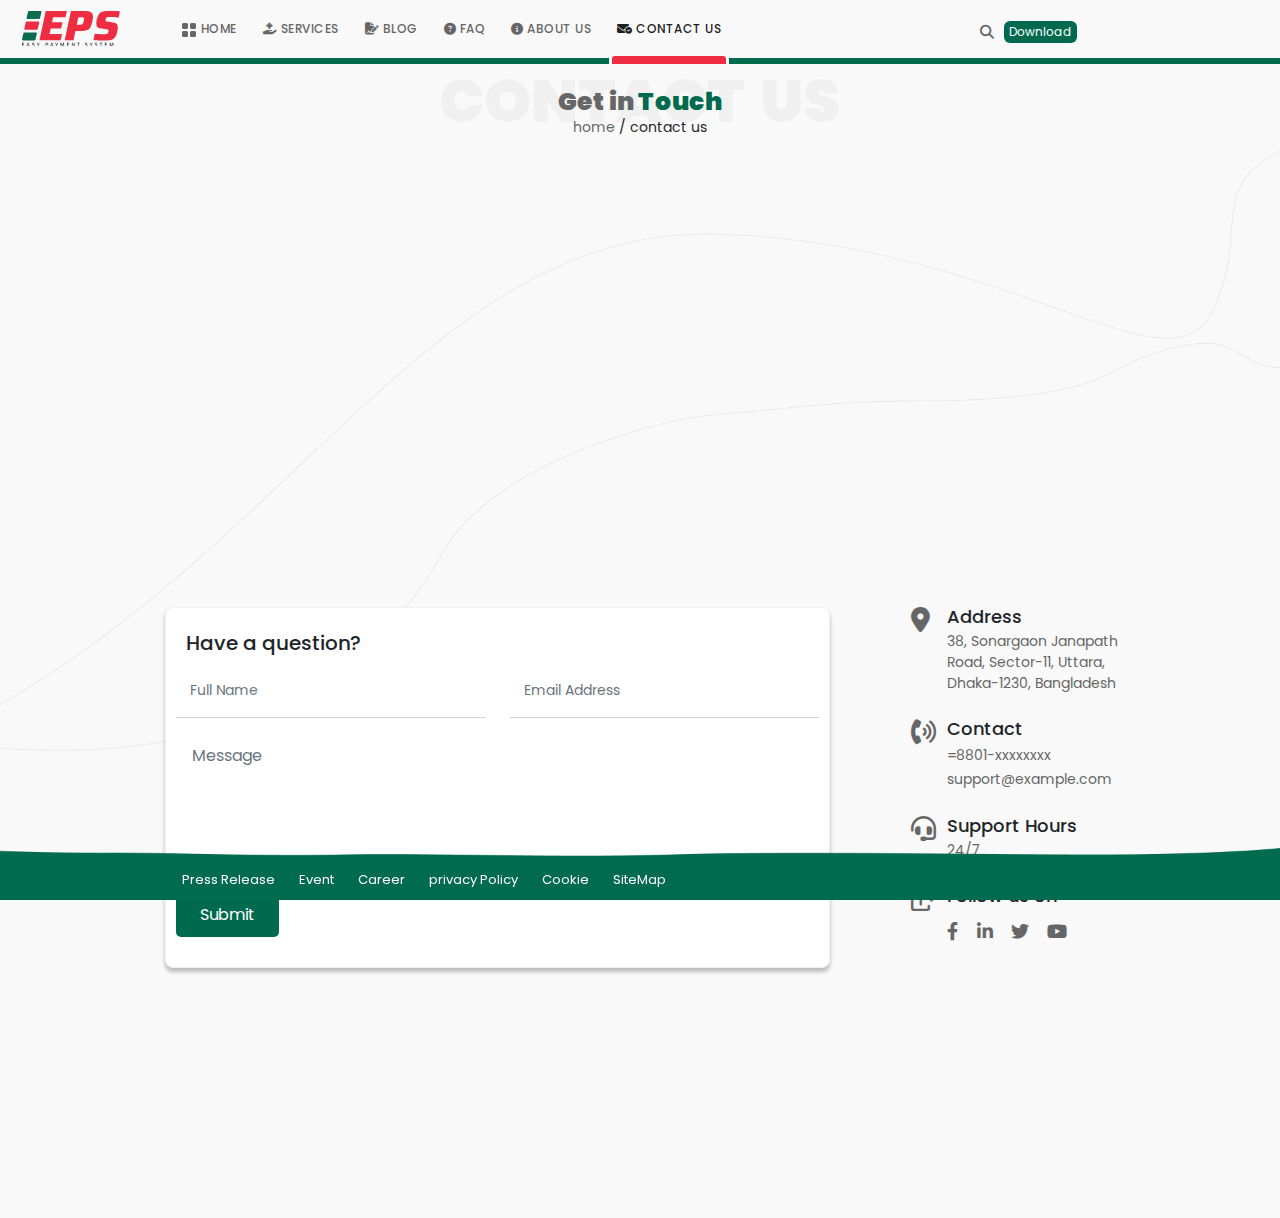
<file: contact-us.html>
<!DOCTYPE html>
<html lang="en">

<head>
    <meta charset="UTF-8">
    <meta name="viewport" content="width=device-width, initial-scale=1.0">


    <title>EPS | Easy Payment System
    </title>

    <!--owl carousel css-->

    <link rel="stylesheet" href="assets/owl-carousel/owl.theme.default.min.css">
    <link rel="stylesheet" href="assets/owl-carousel/owl.carousel.min.css">


    <link rel="stylesheet" href="assets/fontawesome/css/all.min.css" crossorigin="anonymous" />

    <!--    animate css-->
    <link rel="stylesheet" href="assets/animate-css/animate.min.css" />


    <link rel="stylesheet" href="assets/animate-css/aos.css" />

    <!--    bootstrap css-->
    <link rel="stylesheet" href="assets/bootstrap/css/bootstrap.min.css">

    <link rel="stylesheet" href="style.css">


</head>


<body>
    <!-- Menu  Start  -->
    <div class="col-md-12 navbg sticky-top">
        <div class="col-md-3 topmenu1">
            <a class="search" onclick="searchboxshow()"><i class="fa-solid fa-magnifying-glass" style="color:#666666"></i></a>

            <button class="btn btn-success shadow-none hddownbtn" class="rgb-border-content" type="submit" data-bs-toggle="modal" data-bs-target="#exampleModal">Download</button>

        </div>

        <nav class="navbar navbar-expand-lg hd" style="position: relative;">



            <div class="container-fluid">
                <div class="logo1 col-md-2">
                    <a href="#"><img src="assets/images/eps-logo.svg" class="" alt=""></a>
                </div>
                <button class="navbar-toggler" type="button" data-bs-toggle="collapse" data-bs-target="#collapsibleNavbar">
                    <span class="navbar-toggler-icon"></span>
                </button>
                <div class="collapse navbar-collapse nv" id="collapsibleNavbar">
                    <ul class="navbar-nav me-auto mb-2 mb-lg-0">
                        <li class="nav-item ui">
                            <a class="nav-link " aria-current="page" href="#">
                                <svg xmlns="http://www.w3.org/2000/svg" width="16" height="16" fill="currentColor" class="bi bi-grid-fill" viewBox="0 0 16 16">
                                    <path d="M1 2.5A1.5 1.5 0 0 1 2.5 1h3A1.5 1.5 0 0 1 7 2.5v3A1.5 1.5 0 0 1 5.5 7h-3A1.5 1.5 0 0 1 1 5.5v-3zm8 0A1.5 1.5 0 0 1 10.5 1h3A1.5 1.5 0 0 1 15 2.5v3A1.5 1.5 0 0 1 13.5 7h-3A1.5 1.5 0 0 1 9 5.5v-3zm-8 8A1.5 1.5 0 0 1 2.5 9h3A1.5 1.5 0 0 1 7 10.5v3A1.5 1.5 0 0 1 5.5 15h-3A1.5 1.5 0 0 1 1 13.5v-3zm8 0A1.5 1.5 0 0 1 10.5 9h3a1.5 1.5 0 0 1 1.5 1.5v3a1.5 1.5 0 0 1-1.5 1.5h-3A1.5 1.5 0 0 1 9 13.5v-3z" />
                                </svg> Home </a>
                        </li>

                        <li class="nav-item">
                            <a class="nav-link  " aria-current="page" href="#">
                                <i class="fa-solid fa-hand-holding-medical"></i> Services </a>
                        </li>




                        <li class="nav-item">
                            <a class="nav-link   " aria-current="page" href="#">
                                <i class="fa-solid fa-file-signature"></i> blog </a>
                        </li>
                        <li class="nav-item">
                            <a class="nav-link " aria-current="page" href="#">
                                <i class="fa-solid fa-circle-question"></i> faq </a>
                        </li>
                        <li class="nav-item">
                            <a class="nav-link   " aria-current="page" href="#">
                                <i class="fa-solid fa-circle-info"></i> About Us </a>
                        </li>
                        <li class="nav-item">
                            <a class="nav-link active " aria-current="page" href="#">
                                <i class="fa-solid fa-envelope-circle-check"></i> Contact Us </a>
                        </li>
                    </ul>
                </div>
            </div>







            <div class="col-md-3 header_buttons topmenu2">

                <a class="search" onclick="searchboxshow()"><i class="fa-solid fa-magnifying-glass" style="color:#666666;cursor: pointer;"></i></a>

                <button class="btn btn-success shadow-none hddownbtn" class="rgb-border-content" type="submit" data-bs-toggle="modal" data-bs-target="#exampleModal" onclick="searchboxhidden()">Download</button>

            </div>


        </nav>
    </div>




    <!--  App Download Modal Modal -->

    <div class="modal fade" id="exampleModal" tabindex="-1" aria-labelledby="exampleModalLabel" aria-hidden="true" style="z-index:99999999">
        <div class="modal-dialog modal-lg modal-dialog-centered ">
            <div class="modal-content appdownloads" style=" background-color: transparent;   border: 0px solid rgba(0,0,0,.2);">



                <div class="col-md-12">
                    <div class="row">
                        <div class="col-md-4 dwnsec">
                            <a class="" data-bs-dismiss="modal">&times;</a>
                            <img src="assets/images/modal-image.svg" class="modalimg" alt="">



                        </div>
                        <div class="col-md-8 dwndes">

                            <h4>Download <img src="assets/images/appseclogo.png" alt=""> App</h4>
                            <p style=""> EPS App is forthcoming with exciting services to make your lifestyle Secure, Simple, and Fast! </p>

                            <div class="appicon">
                                <a href="#"><img src="assets/images/googleplay.png" class="googleplay" alt=""></a>
                                <a href="#"><img src="assets/images/appstore.png" class="appstore" alt=""></a>
                            </div>

                        </div>

                    </div>
                </div>


            </div>
        </div>
    </div>



    <!-- Search Area Design -->
    <div class="searchbox" id="searchdiv">
        <div class="row">
            <div class=" col-md-12 srcimg ">
                <div class="row">
                    <div class="col-md-1"></div>
                    <div class="col-md-3"></div>
                    <div class="col-md-7"></div>
                    <div class="col-md-1">
                        <button type="button" onclick="searchboxhidden();" class="btn-close btn-close-white" aria-label="Close"></button>
                    </div>
                </div>
            </div>


            <div class="col-md-12 searchform">
                <div class="row">
                    <div class="col-md-2"></div>
                    <div class="col-md-8">
                        <form action="#" method="POST">
                            <input type="hidden" name="_token" value="">
                            <div class="input-group">
                                <input type="text" class="form-control shadow-none" id="name" name="name" autocomplete="off" placeholder="Type Words and Hit Enter" />
                                <div id="search_list">

                                </div>


                                <div class="input-group-append">
                                    <input type="submit" class="btn  btn-danger shadow-none " value="Search" />



                                </div>
                            </div>
                        </form>
                    </div>
                    <div class="col-md-2"></div>
                </div>
            </div>


        </div>
    </div>




    <!-- Search Area Design -->






    <!-- Menu  End -->



    <!-- // Start Code From Here -->

    <!-- page header start -->
    <div class="container ">
        <div class="row">
            <div class="col-md-12  front_banner bnpagehead ">
                <h1> CONTACT US </h1>
                <h5> Get in <span> Touch </span> </h5>
                <p><a href="#"> home </a> / Contact Us </span>
            </div>
        </div>
    </div>

    <!-- page header END -->

    <div class="frmst">

        <iframe src="https://www.google.com/maps/embed?pb=!1m18!1m12!1m3!1d3648.4261153278258!2d90.38741071481776!3d23.87450408452829!2m3!1f0!2f0!3f0!3m2!1i1024!2i768!4f13.1!3m3!1m2!1s0x3755c56159ed9f25%3A0x1eaccd1117a4a3c7!2sEPS%20-%20Easy%20Payment%20System!5e0!3m2!1sen!2sbd!4v1650696340227!5m2!1sen!2sbd" width="100%" height="400" style="border:0;" allowfullscreen="" referrerpolicy="no-referrer-when-downgrade">
        </iframe>


    </div>



    <div class="container mfrm">
        <div class="row">
            <div class="col-md-1"></div>
            <div class="col-md-7 frm ">
                <form action="#" method="POST">
                    <input type="hidden" name="_token" value=" ">
                    <h5> Have a question? </h5>
                    <div class="col-md-12 form-group">
                        <div class="row">
                            <div class="col-md-6">
                                <input type="text" name="name" placeholder=" Full Name " class="form-control" value="">
                            </div>
                            <div class="col-md-6">
                                <input type="text" placeholder=" Email Address  " name="email" class="form-control" value="">
                            </div>
                        </div>
                    </div>

                    <div class="col-md-12">
                        <textarea name="message" placeholder=" Message " class="form-control" name="" id="" cols="30" rows="10"></textarea>
                    </div>


                    <input type="submit" class="btn btn-md btn-success sbt shadow-none" value=" Submit ">

                </form>
            </div>
            <div class="col-md-4 adr contact_adrs">
                <div class="row">
                    <div class="col-md-2"></div>
                    <div class="col-md-1">
                        <i class="fa-solid fa-location-dot"></i>
                    </div>

                    <div class="col-md-9 ">
                        <h5> Address </h5>
                        <p>38, Sonargaon Janapath Road, Sector-11, Uttara, Dhaka-1230, Bangladesh</p>

                    </div>
                </div>

                <div class="row">
                    <div class="col-md-2"></div>
                    <div class="col-md-1">
                        <i class="fa-solid fa-phone-volume"></i>
                    </div>

                    <div class="col-md-9 aadr">
                        <h5> Contact </h5>
                        <a href="tel:+8801646889918">=8801-xxxxxxxx</a>
                        <a href="#">support@example.com</a>
                    </div>
                </div>

                <div class="row">
                    <div class="col-md-2"></div>
                    <div class="col-md-1">
                        <i class="fa-solid fa-headset"></i>
                    </div>

                    <div class="col-md-9">
                        <h5> Support Hours </h5>
                        <p> 24/7 </p>
                    </div>
                </div>

                <div class="row">
                    <div class="col-md-2"></div>
                    <div class="col-md-1 mscl">
                        <i class="fa-regular fa-share-from-square"></i></i>
                    </div>

                    <div class="col-md-9 mscl">
                        <h5> Follow us on </h5>
                    </div>
                </div>




                <div class="row">
                    <div class="col-md-2"></div>
                    <div class="col-md-1">

                    </div>

                    <div class="col-md-9 mscl ">

                        <h5> </h5>
                        <div class="contact_social scl">
                            <ul>


                                <li><a href="#" target="_blank" class="active"><i class="fa-brands fa-facebook-f"></i></a></li>
                                <li><a href="#" target="_blank"><i class="fa-brands fa-linkedin-in"></i></a></li>
                                <li><a href="#" target="_blank"><i class="fa-brands fa-twitter"></i></a></li>
                                <li><a href="#" target="_blank"><i class="fa-brands fa-youtube"></i></a></li>





                            </ul>
                        </div>
                    </div>
                </div>

            </div>
        </div>
    </div>



    <div id="stop" class="scrollTop hvr-grow">
        <a href=""><svg width="35" height="33" viewBox="0 0 40 31" fill="none" xmlns="http://www.w3.org/2000/svg">
                <path d="M38.9697 19.0296L22.2315 1.813C21.5626 1.16079 20.7852 0.838151 19.8997 0.845067C18.9971 0.852116 18.2334 1.1867 17.6081 1.84911L1.11196 19.3253C0.470009 20.0051 0.152798 20.816 0.160057 21.7575C0.167455 22.7168 0.49742 23.5135 1.14915 24.1477L3.08026 26.1311C3.69871 26.8011 4.46775 27.1331 5.38726 27.126C6.30686 27.1188 7.0705 26.7749 7.67863 26.0952L19.994 13.0752L32.5087 25.901C33.1266 26.5708 33.8956 26.903 34.816 26.8958C35.718 26.8888 36.4907 26.5445 37.1322 25.8649L39.0323 23.8516C39.6574 23.1894 39.9666 22.3876 39.9593 21.4464C39.952 20.5048 39.6225 19.699 38.9697 19.0296Z" fill="#EE2D43" fill-opacity="0.6" />
                <path d="M29.4337 25.1105L21.065 16.5025C20.7305 16.1764 20.3418 16.0151 19.8991 16.0186C19.4477 16.0221 19.0659 16.1894 18.7532 16.5206L10.5048 25.2591C10.1839 25.599 10.0252 26.0044 10.0288 26.4752C10.0325 26.9549 10.1975 27.3532 10.5233 27.6703L11.4889 28.662C11.7981 28.9969 12.1826 29.1629 12.6423 29.1593C13.1021 29.1557 13.484 28.9837 13.7881 28.6439L19.946 22.1336L26.2031 28.5463C26.512 28.8812 26.8965 29.0473 27.3567 29.0437C27.8077 29.0401 28.1941 28.868 28.5148 28.5282L29.4649 27.5215C29.7775 27.1904 29.9321 26.7895 29.9285 26.3189C29.9249 25.848 29.7601 25.4452 29.4337 25.1105Z" fill="#006B4F" fill-opacity="0.6" />
                <path d="M24.668 28.6548L20.4836 24.3509C20.3164 24.1878 20.1221 24.1072 19.9007 24.1089C19.675 24.1107 19.4841 24.1943 19.3278 24.3599L15.2036 28.7291C15.0431 28.8991 14.9638 29.1018 14.9656 29.3372C14.9674 29.577 15.0499 29.7762 15.2128 29.9347L15.6956 30.4306C15.8502 30.5981 16.0425 30.6811 16.2723 30.6793C16.5022 30.6775 16.6932 30.5915 16.8452 30.4216L19.9242 27.1664L23.0527 30.3728C23.2072 30.5402 23.3994 30.6233 23.6295 30.6214C23.855 30.6197 24.0482 30.5336 24.2086 30.3637L24.6836 29.8604C24.8399 29.6948 24.9172 29.4943 24.9154 29.259C24.9136 29.0236 24.8312 28.8222 24.668 28.6548Z" fill="#006B4F" fill-opacity="0.6" />
            </svg></a>
    </div>










    <!--  App Download Modal Modal -->


    <div class="modal fade" id="myModal" tabindex="-1" aria-labelledby="exampleModalLabel" aria-hidden="true" style="z-index:99999999">
        <div class="modal-dialog modal-lg modal-dialog-centered ">
            <div class="modal-content appdownloads" style=" background-color: transparent;   border: 0px solid rgba(0,0,0,.2);">



                <div class="col-md-12">
                    <a class="webpopclose" data-bs-dismiss="modal" style=""><i class="fa-solid fa-xmark"></i></a>

                    <div class="col-md-12 wpopupview">

                        <img src="assets/images/popup-img.jpg" class="img-responsive webpopupimg" alt="">
                        <div class="wpopupviewtextblock">
                            <div class="row">
                                <div class="col-md-9">
                                    <p class="webpopuptxt">EPS - Easy Payment System has been licensed by the Bangladesh Bank as a Payment System Operator (PSO)</p>
                                </div>
                                <div class="col-md-3 webpoplink">
                                    <a href="#" class="btn btn-sm btn-success shadow-none ">Read More</a>
                                </div>
                            </div>
                        </div>



                    </div>







                </div>


            </div>
        </div>
    </div>





    <!-- Footer  Start -->
    <footer class="container-fluid  footer fixed-bottom">
        <div class="row">
            <div class="col-md-12 ">
                <ul class="sd">
                    <li>
                        <a href="#" class=" ">
                            <i class="fa-solid fa-arrow-up-right-from-square"></i> Press Release</a>
                    </li>
                    <li>
                        <a href="#" class=" ">
                            <i class="fa-solid fa-arrow-up-right-from-square"></i> Event </a>
                    </li>
                    <li>
                        <a href="#" class=" ">
                            <i class="fa-solid fa-arrow-up-right-from-square"></i> Career </a>
                    </li>


                    <li>
                        <a class="" href="#">
                            <i class="fa-solid fa-arrow-up-right-from-square"></i> privacy Policy </a>
                    </li>
                    <li>
                        <a class="" href="#">
                            <i class="fa-solid fa-arrow-up-right-from-square"></i> Cookie </a>
                    </li>

                    <li>
                        <a href="#">
                            <i class="fa-solid fa-arrow-up-right-from-square"></i> SiteMap </a>
                    </li>



                </ul>
            </div>
            <div class="col-md-12 ">
                <div class="mobilesocial center">
                    <div class="div">
                        <hr style="color: white;height:2px;width:100%">
                    </div>
                    <ol class="msocial">
                        <li>
                            <a href="#">
                                <i class="fa-brands fa-youtube"></i>
                            </a>
                        </li>
                        <li>
                            <a href="#">
                                <i class="fa-brands fa-twitter"></i>
                            </a>
                        </li>
                        <li>
                            <a href="#">
                                <i class="fa-brands fa-linkedin-in"></i>
                            </a>
                        </li>
                        <li>
                            <a href="#" class="active">
                                <i class="fa-brands fa-facebook-f"></i>
                            </a>
                        </li>
                    </ol>
                </div>
            </div>
            <div class="col-md-12">
                <div class="copyright">
                    <p> © Copyrights 2022 EPS All rights reserved.</p>
                </div>
            </div>
        </div>
        <div class="col-md-2"></div>
        </div>
    </footer>


    <!-- Footer End -->


    <!--jquery -->

    <script src="assets/Jquery/jquery-3.6.1.min.js"></script>


    <!--owl carousel -->

    <script src="assets/owl-carousel/owl.carousel.min.js"></script>

    <!--    animate- css js -->
    <script src="assets/animate-css/aos.js"></script>

    <!--   isotope js -->

    <script src="assets/isotope/isotope.pkgd.min.js"></script>

    <!--gsap -->
    <script src="assets/gsap/gsap.min.js"></script>

    <!-- bootstrap js-->

    <script src="assets/bootstrap/js/bootstrap.bundle.min.js"> </script>



    <!--    activation js -->

    <script>
        $(document).ready(function() {
            $("#name").on('keyup', function() {

                var value = $(this).val();

                if (value == "") {
                    $("#search_list").hide();
                } else {
                    $("#search_list").show();
                    $.ajax({

                        url: "https://eps.com.bd/autocomplete",
                        type: "GET",
                        data: {
                            'name': value
                        },
                        success: function(data) {

                            $("#search_list").html(data);


                        },


                    });
                }


            });

            $(document).on('click', 'li', function() {
                var value = $(this).text();
                $("#name").val(value);
                $("#search_list").html("");


            });

        });

    </script>


    <script>
        $('.owl-carousel').owlCarousel({
            loop: true,
            margin: 10,
            nav: true,
            dots: false,
            autoplay: true,
            autoplaySpeed: 1500,
            autoplayTimeout: 1500,
            autoplayHoverPause: true,
            responsive: {
                0: {
                    items: 2,
                    nav: false,
                },
                600: {
                    items: 3,
                    nav: false,
                },
                1000: {
                    items: 5
                }
            }
        })

    </script>

    <script>
        $(document).ready(function() {
            $('.portfolio-item').isotope(function() {
                itemSelector: '.item'
            });



            $('.portfolio-menu ul li').click(function() {
                $('.portfolio-menu ul li').removeClass('active');
                $(this).addClass('active');

                var selector = $(this).attr('data-filter');
                $('.portfolio-item').isotope({
                    filter: selector
                })
                return false;
            });
        });

    </script>





    <script>
        /*<p>Pagination part? borrowed from <a href='/JoshBlackwood/'>Joshua Blackwood</a>'s Pen <a href='/JoshBlackwood/pen/yoLBJ/'>yoLBJ</a>.</p>*/

        var accordWithPage = function() {

            var faqDiv = $('#faq-links div');


            $(function() {

                faqDiv.on("click", function() {

                    var hideSec = 'faq-hide';
                    var $this = $(this),
                        $id = $this.attr('id'),
                        $class = '.' + $('.about-' + $id).attr('class').replace(hideSec, '');

                    $('#faq-wrapper').addClass(hideSec);
                    $('.about-' + $id).removeClass(hideSec);
                    $('div[class*=about]').not($class).addClass(hideSec);

                });

            });

            $(function() {

                var select = 'faq-selected';

                faqDiv.click(function() {

                    if ($(this).hasClass(select)) {
                        $(this).removeClass(select);
                    } else {
                        $('#faq-links .faq-selected').removeClass(select);
                        $(this).addClass(select);
                    }
                }); //faq link selected
            });




            //Accordion

            $(function() {

                var expand = 'expanded';
                var content = $('.faq-content');
                //FAQ Accordion
                $('.faq-accordion > li > a').click(function(e) {
                    e.preventDefault();
                    if ($(this).hasClass(expand)) {
                        $(this).removeClass(expand);
                        //          $('.faq-accordion > li > a > div').not(this).css('opacity', '1');//returns li back to normal state
                        $(this).parent().children('ul').stop(true, true).slideUp();
                    } else {
                        //            $('.faq-accordion > li > a > div').not(this).css('opacity', '0.5');//dims inactive li
                        $('.faq-accordion > li > a.expanded').removeClass(expand);
                        $(this).addClass(expand);
                        content.filter(":visible").slideUp();
                        $(this).parent().children('ul').stop(true, true).slideDown();
                    }
                }); //accordion function

                content.hide();

            });

        }

        accordWithPage();

        /*$(function () {
           $("#faq-links div").click(function () {
            $('.slide-left').fadeOut( "slow", "linear" );
             $('.slide-left').fadeIn( "slow", "linear" );
            }); //faq link fade in and out
          }); //document ready*/

    </script>





    <!-- Script for slider hover image -->
    <!-- Script for slider hover image end-->
    <!-- Subscription button feature -->
    <script>
        $(function() {
            "use strict";
            var body = $("body"),
                // var slideCont = document.querySelector(".fa fa-circle-o"),
                // active = $(".slider ol li .auto-btn, .slider .controll"),
                active = $(".slider-main ol li ,  .slider-main .controll"),
                controll = $(".slider-main .controll"),
                playpause = $(".playpause"),
                sliderTime = 1,
                sliderWait = 5000,
                i = 999,
                autoRun,
                stop = false;
            // Reset
            $(".slider-main ul li:first").css("left", 0);
            // Run Slider
            function runSlider(what) {
                what.addClass("active").siblings("li, span").removeClass("active");
            }
            // slider gsap
            function gsapSlider(whose, left) {
                i++;
                if (whose.hasClass("active")) {
                    TweenMax.fromTo(".slider-main ul li.active", sliderTime, {
                        zIndex: i,
                        left: left
                    }, {
                        left: 0
                    });
                }
            }
            // Active
            active.on("mouseover", function() {
                runSlider($(this));
            });
            // Arrow left
            controll.first().on("click", function() {
                var slide = $(".slider-main ul li.active, .slider-main ol li.active, ").is(":first-of-type") ? $(".slider-main ul li:last, .slider-main ol li :last") : $(".slider-main ul li.active, .slider-main ol li.active").prev("li");
                runSlider(slide);
                gsapSlider(slide, "100%");
            });
            // Arrow right
            controll.last().on("click", function() {
                var slide = $(".slider-main ul li.active, .slider-main ol li.active").is(":last-of-type") ? $(".slider-main ul li:first, .slider-main ol li :first") : $(".slider-main ul li.active, .slider-main ol li .active").next("li");
                runSlider(slide);
                gsapSlider(slide, "-100%");
            });
            // Point
            $(".slider-main ol li ").on("mouseover", function() {
                var start = $(".slider-main ul li.active").index();
                var slide = $(".slider-main ul li").eq($(this).index());
                runSlider(slide);
                var end = $(".slider-main ul li.active").index();
                if (start > end) {
                    gsapSlider(slide, "100%");
                }
                if (start < end) {
                    gsapSlider(slide, "-100%");
                }
            });
            // Auto run slider
            function autoRunSlider() {
                if (body.css("direction") === "ltr" && stop === false) {
                    autoRun = setInterval(function() {
                        controll.last().click();
                    }, sliderWait);
                } else if (body.css("direction") === "rtl" && stop === false) {
                    autoRun = setInterval(function() {
                        controll.first().click();
                    }, sliderWait);
                }
            }
            autoRunSlider();
            // When hover
            active.on("mouseover", function() {
                if (stop === false) {
                    clearInterval(autoRun);
                }
            });
            active.on("mouseout", function() {
                if (stop === false) {
                    autoRunSlider();
                }
            });
            // play pause click
        });

    </script>
    <script>
        $(function() {
            "use strict1";
            var body = $("body"),
                active = $(".slider-main ol li , .slider-main .top-controll"),
                controll = $(".slider-main .top-controll"),
                playpause = $(".playpause"),
                sliderTime = 1,
                sliderWait = 5000,
                i = 0,
                autoRun,
                stop = false;
            // Reset
            $(".slider-popup-top ul li:first").css("left", 0);
            // Run Slider
            function runSlider(what) {
                what.addClass("active").siblings("li, span").removeClass("active");
            }
            // slider gsap
            function gsapSlider(whose, left) {
                i++;
                if (whose.hasClass("active")) {
                    TweenMax.fromTo(".slider-popup-top ul li.active", sliderTime, {
                        zIndex: i,
                        left: left
                    }, {
                        left: 0
                    });
                }
            }
            // Active
            active.on("mouseover", function() {
                runSlider($(this));
            });
            // Arrow left
            controll.first().on("click", function() {
                var slide = $(".slider-popup-top ul li.active, .slider-main ol li.active").is(":first-of-type") ? $(".slider-popup-top ul li:last, .slider-main  ol li:last") : $(".slider-popup-top ul li.active, .slider-main  ol li.active").prev("li");
                runSlider(slide);
                gsapSlider(slide, "100%");
            });
            // Arrow right
            controll.last().on("click", function() {
                var slide = $(".slider-popup-top ul li.active, .slider-main  ol li.active").is(":last-of-type") ? $(".slider-popup-top ul li:first, .slider-main  ol li:first") : $(".slider-popup-top ul li.active, .slider-main  ol li.active").next("li");
                runSlider(slide);
                gsapSlider(slide, "-100%");
            });
            // Point
            $(".slider-main ol li").on("mouseover", function() {
                var start = $(".slider-popup-top ul li.active").index();
                var slide = $(".slider-popup-top ul li").eq($(this).index());
                runSlider(slide);
                var end = $(".slider-popup-top ul li.active").index();
                if (start > end) {
                    gsapSlider(slide, "100%");
                }
                if (start < end) {
                    gsapSlider(slide, "-100%");
                }
            });
            // Auto run slider
            function autoRunSlider1() {
                if (body.css("direction") === "ltr" && stop === false) {
                    autoRun = setInterval(function() {
                        controll.last().click();
                    }, sliderWait);
                } else if (body.css("direction") === "rtl" && stop === false) {
                    autoRun = setInterval(function() {
                        controll.first().click();
                    }, sliderWait);
                }
            }
            autoRunSlider1();
            // When hover
            active.on("mouseenter", function() {
                if (stop === false) {
                    clearInterval(autoRun);
                }
            });
            active.on("mouseleave", function() {
                if (stop === false) {
                    autoRunSlider1();
                }
            });
        });

    </script>
    <script>
        $(function() {
            "use strict2";
            var body = $("body"),
                active = $(".slider-main ol li, .slider-main .bottom-controll"),
                controll = $(".slider-main .bottom-controll"),
                playpause = $(".playpause"),
                sliderTime = 1,
                sliderWait = 5000,
                i = 1,
                autoRun,
                stop = false;
            // Reset
            $(".slider-popup-bottom ul li:first").css("left", 0);
            // Run Slider
            function runSlider(what) {
                what.addClass("active").siblings("li, span").removeClass("active");
            }
            // slider gsap
            function gsapSlider(whose, left) {
                i++;
                if (whose.hasClass("active")) {
                    TweenMax.fromTo(".slider-popup-bottom ul li.active", sliderTime, {
                        zIndex: i,
                        left: left
                    }, {
                        left: 0
                    });
                }
            }
            // Active
            active.on("mouseover", function() {
                runSlider($(this));
            });
            // Arrow left
            controll.first().on("click", function() {
                var slide = $(".slider-popup-bottom ul li.active, .slider-p ol li.active").is(":first-of-type") ? $(".slider-popup-bottom ul li:last, .slider-p ol li:last") : $(".slider-popup-bottom ul li.active, .slider-p ol li.active").prev("li");
                runSlider(slide);
                gsapSlider(slide, "100%");
            });
            // Arrow right
            controll.last().on("click", function() {
                var slide = $(".slider-popup-bottom ul li.active, .slider-p ol li.active").is(":last-of-type") ? $(".slider-popup-bottom ul li:first, .slider-p ol li:first") : $(".slider-popup-bottom ul li.active, .slider-p ol li.active").next("li");
                runSlider(slide);
                gsapSlider(slide, "-100%");
            });
            // Point
            $(".slider-main ol li").on("mouseover", function() {
                var start = $(".slider-popup-bottom ul li.active").index();
                var slide = $(".slider-popup-bottom ul li").eq($(this).index());
                runSlider(slide);
                var end = $(".slider-popup-bottom ul li.active").index();
                if (start > end) {
                    gsapSlider(slide, "100%");
                }
                if (start < end) {
                    gsapSlider(slide, "-100%");
                }
            });
            // Auto run slider
            function autoRunSlider1() {
                if (body.css("direction") === "ltr" && stop === false) {
                    autoRun = setInterval(function() {
                        controll.last().click();
                    }, sliderWait);
                } else if (body.css("direction") === "rtl" && stop === false) {
                    autoRun = setInterval(function() {
                        controll.first().click();
                    }, sliderWait);
                }
            }
            autoRunSlider1();
            // When hover
            active.on("mouseover", function() {
                if (stop === false) {
                    clearInterval(autoRun);
                }
            });
            active.on("mouseout", function() {
                if (stop === false) {
                    autoRunSlider1();
                }
            });
        });

    </script>

</body>

</html>
</file>
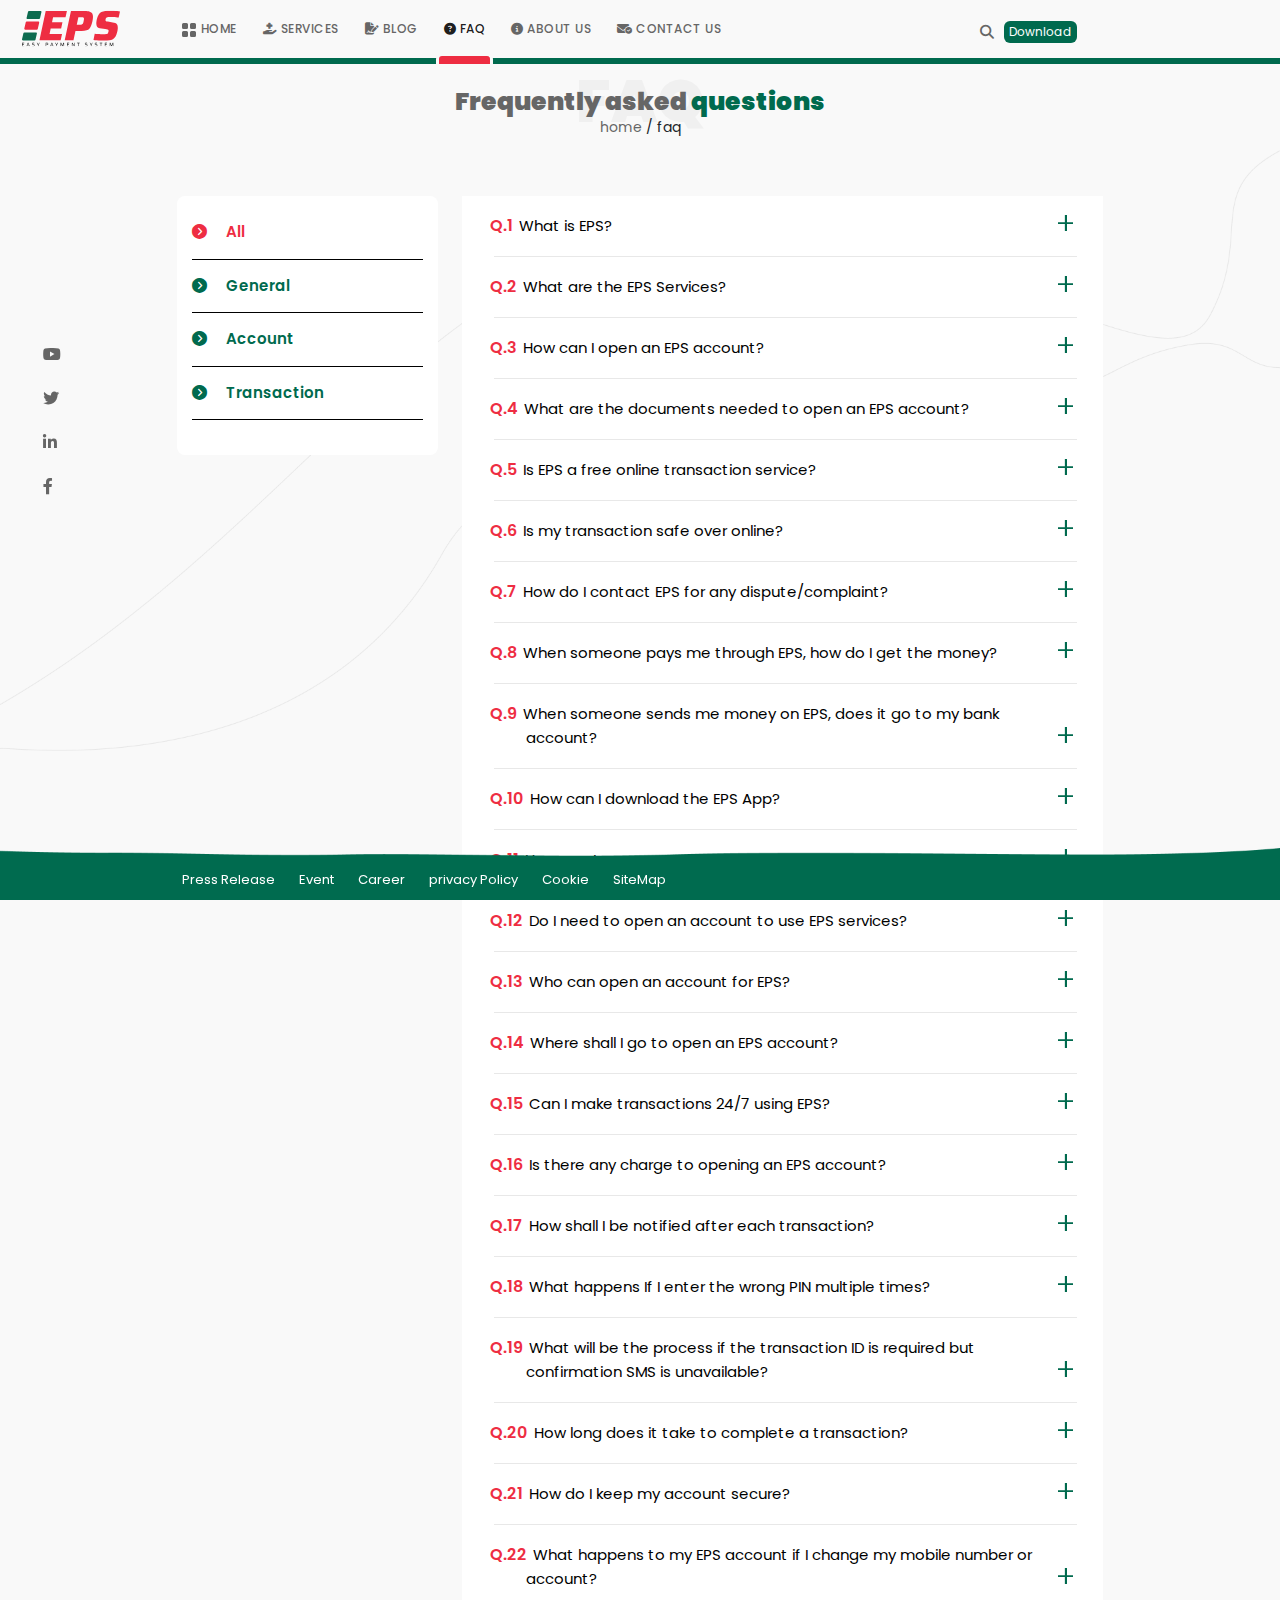
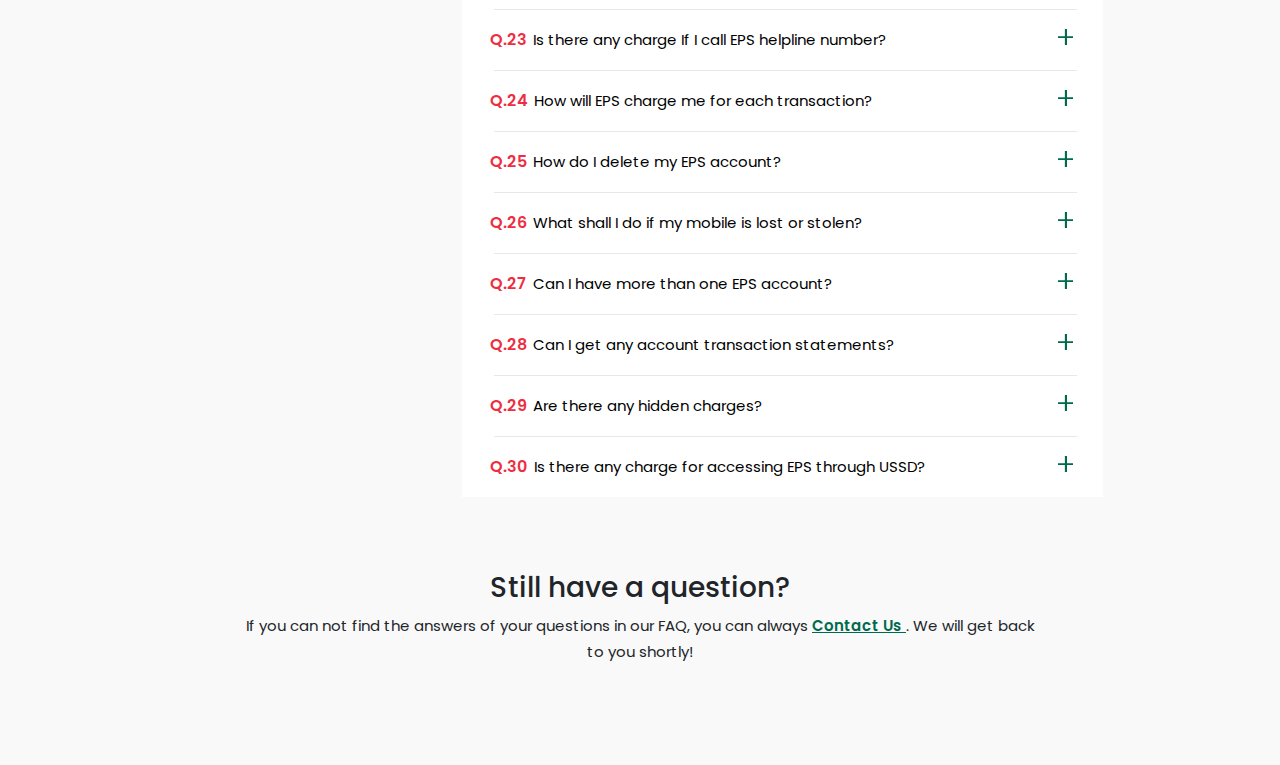
<file: faq.html>
<!DOCTYPE html>
<html lang="en">

<head>
    <meta charset="UTF-8">
    <meta name="viewport" content="width=device-width, initial-scale=1.0">


    <title>EPS | Easy Payment System
    </title>

    <!--owl carousel css-->

    <link rel="stylesheet" href="assets/owl-carousel/owl.theme.default.min.css">
    <link rel="stylesheet" href="assets/owl-carousel/owl.carousel.min.css">


    <link rel="stylesheet" href="assets/fontawesome/css/all.min.css" crossorigin="anonymous" />

    <!--    animate css-->
    <link rel="stylesheet" href="assets/animate-css/animate.min.css" />


    <link rel="stylesheet" href="assets/animate-css/aos.css" />

    <!--    bootstrap css-->
    <link rel="stylesheet" href="assets/bootstrap/css/bootstrap.min.css">

    <link rel="stylesheet" href="style.css">


</head>


<body>
    <!-- Menu  Start  -->
    <div class="col-md-12 navbg sticky-top">
        <div class="col-md-3 topmenu1">
            <a class="search" onclick="searchboxshow()"><i class="fa-solid fa-magnifying-glass" style="color:#666666"></i></a>

            <button class="btn btn-success shadow-none hddownbtn" class="rgb-border-content" type="submit" data-bs-toggle="modal" data-bs-target="#exampleModal">Download</button>

        </div>

        <nav class="navbar navbar-expand-lg hd" style="position: relative;">



            <div class="container-fluid">
                <div class="logo1 col-md-2">
                    <a href="#"><img src="assets/images/eps-logo.svg" class="" alt=""></a>
                </div>
                <button class="navbar-toggler" type="button" data-bs-toggle="collapse" data-bs-target="#collapsibleNavbar">
                    <span class="navbar-toggler-icon"></span>
                </button>
                <div class="collapse navbar-collapse nv" id="collapsibleNavbar">
                    <ul class="navbar-nav me-auto mb-2 mb-lg-0">
                        <li class="nav-item ui">
                            <a class="nav-link " aria-current="page" href="#">
                                <svg xmlns="http://www.w3.org/2000/svg" width="16" height="16" fill="currentColor" class="bi bi-grid-fill" viewBox="0 0 16 16">
                                    <path d="M1 2.5A1.5 1.5 0 0 1 2.5 1h3A1.5 1.5 0 0 1 7 2.5v3A1.5 1.5 0 0 1 5.5 7h-3A1.5 1.5 0 0 1 1 5.5v-3zm8 0A1.5 1.5 0 0 1 10.5 1h3A1.5 1.5 0 0 1 15 2.5v3A1.5 1.5 0 0 1 13.5 7h-3A1.5 1.5 0 0 1 9 5.5v-3zm-8 8A1.5 1.5 0 0 1 2.5 9h3A1.5 1.5 0 0 1 7 10.5v3A1.5 1.5 0 0 1 5.5 15h-3A1.5 1.5 0 0 1 1 13.5v-3zm8 0A1.5 1.5 0 0 1 10.5 9h3a1.5 1.5 0 0 1 1.5 1.5v3a1.5 1.5 0 0 1-1.5 1.5h-3A1.5 1.5 0 0 1 9 13.5v-3z" />
                                </svg> Home </a>
                        </li>

                        <li class="nav-item">
                            <a class="nav-link  " aria-current="page" href="#">
                                <i class="fa-solid fa-hand-holding-medical"></i> Services </a>
                        </li>




                        <li class="nav-item">
                            <a class="nav-link   " aria-current="page" href="#">
                                <i class="fa-solid fa-file-signature"></i> blog </a>
                        </li>
                        <li class="nav-item">
                            <a class="nav-link active " aria-current="page" href="#">
                                <i class="fa-solid fa-circle-question"></i> faq </a>
                        </li>
                        <li class="nav-item">
                            <a class="nav-link   " aria-current="page" href="#">
                                <i class="fa-solid fa-circle-info"></i> About Us </a>
                        </li>
                        <li class="nav-item">
                            <a class="nav-link " aria-current="page" href="#">
                                <i class="fa-solid fa-envelope-circle-check"></i> Contact Us </a>
                        </li>
                    </ul>
                </div>
            </div>







            <div class="col-md-3 header_buttons topmenu2">

                <a class="search" onclick="searchboxshow()"><i class="fa-solid fa-magnifying-glass" style="color:#666666;cursor: pointer;"></i></a>

                <button class="btn btn-success shadow-none hddownbtn" class="rgb-border-content" type="submit" data-bs-toggle="modal" data-bs-target="#exampleModal" onclick="searchboxhidden()">Download</button>

            </div>


        </nav>
    </div>




    <!--  App Download Modal Modal -->

    <div class="modal fade" id="exampleModal" tabindex="-1" aria-labelledby="exampleModalLabel" aria-hidden="true" style="z-index:99999999">
        <div class="modal-dialog modal-lg modal-dialog-centered ">
            <div class="modal-content appdownloads" style=" background-color: transparent;   border: 0px solid rgba(0,0,0,.2);">



                <div class="col-md-12">
                    <div class="row">
                        <div class="col-md-4 dwnsec">
                            <a class="" data-bs-dismiss="modal">&times;</a>
                            <img src="assets/images/modal-image.svg" class="modalimg" alt="">



                        </div>
                        <div class="col-md-8 dwndes">

                            <h4>Download <img src="assets/images/appseclogo.png" alt=""> App</h4>
                            <p style=""> EPS App is forthcoming with exciting services to make your lifestyle Secure, Simple, and Fast! </p>

                            <div class="appicon">
                                <a href="#"><img src="assets/images/googleplay.png" class="googleplay" alt=""></a>
                                <a href="#"><img src="assets/images/appstore.png" class="appstore" alt=""></a>
                            </div>

                        </div>

                    </div>
                </div>


            </div>
        </div>
    </div>



    <!-- Search Area Design -->
    <div class="searchbox" id="searchdiv">
        <div class="row">
            <div class=" col-md-12 srcimg ">
                <div class="row">
                    <div class="col-md-1"></div>
                    <div class="col-md-3"></div>
                    <div class="col-md-7"></div>
                    <div class="col-md-1">
                        <button type="button" onclick="searchboxhidden();" class="btn-close btn-close-white" aria-label="Close"></button>
                    </div>
                </div>
            </div>


            <div class="col-md-12 searchform">
                <div class="row">
                    <div class="col-md-2"></div>
                    <div class="col-md-8">
                        <form action="#" method="POST">
                            <input type="hidden" name="_token" value=" ">
                            <div class="input-group">
                                <input type="text" class="form-control shadow-none" id="name" name="name" autocomplete="off" placeholder="Type Words and Hit Enter" />
                                <div id="search_list">

                                </div>


                                <div class="input-group-append">
                                    <input type="submit" class="btn  btn-danger shadow-none " value="Search" />



                                </div>
                            </div>
                        </form>
                    </div>
                    <div class="col-md-2"></div>
                </div>
            </div>


        </div>
    </div>




    <!-- Search Area Design -->






    <!-- Menu  End -->


    <style>
        .faq-content ul li {
            list-style: square;

        }

        .faq-content ul {
            padding-bottom: 20px;
        }

        .faq-content {
            margin-top: 10px;
            margin-bottom: 10px;

        }

    </style>



    <!-- // Start Code From Here -->

    <!-- page heading  start-->
    <div class="container ">
        <div class="row">
            <div class="col-md-12  front_banner bnpagehead ">
                <h1> FAQ </h1>
                <h5> Frequently asked <span> questions </span> </h5>
                <p><a href="#"> home </a> / faq </span>
            </div>
        </div>
    </div>
    <!-- page heading  END-->




    <div class="container faqdivision">
        <div class="row">
            <div class="col-md-1"></div>
            <div class="col-md-3">
                <div id="faq-links" style="position: sticky;top:10%;">
                    <div id="All" class="faq-selected"> <i class="fa-solid fa-circle-chevron-right"></i> all </div>
                    <div id="general"><i class="fa-solid fa-circle-chevron-right"></i> general </div>
                    <div id="Account"><i class="fa-solid fa-circle-chevron-right"></i> account </div>
                    <div id="ftransfer"><i class="fa-solid fa-circle-chevron-right"></i> transaction </div>

                </div>
            </div>
            <div class="col-md-7">
                <div class="faqsearch">

                </div>

                <div id="faq-wrapper" class="about-All">

                    <!--faq-group-->
                    <div class="slide-left">
                        <div class="faq">
                            <ul class="faq-accordion">


                                <li>
                                    <a href="#"><span>Q.1</span>What is EPS?</a>
                                    <ul class="faq-content">
                                        <li>
                                            <div>
                                                <p>EPS is a Payment System Operator (PSO) licensed by the Bangladesh Bank. EPS provides Digital Transaction solutions for end users. EPS is authorized to provide services for personal/individual usage and for business/merchant/organizational usage.</p>
                                            </div>
                                        </li>
                                    </ul>
                                </li>


                                <li>
                                    <a href="#"><span>Q.2</span>What are the EPS Services?</a>
                                    <ul class="faq-content">
                                        <li>
                                            <div>
                                                <p>EPS Services include</p>

                                                <ul style="list-style-type:square">
                                                    <li>Payment Gateway</li>
                                                    <li>Bill Payment</li>
                                                    <li>Mobile Recharge</li>
                                                </ul>
                                            </div>
                                        </li>
                                    </ul>
                                </li>


                                <li>
                                    <a href="#"><span>Q.3</span>How can I open an EPS account?</a>
                                    <ul class="faq-content">
                                        <li>
                                            <div>
                                                <p>If you are an individual who wants to use EPS for personal usage, download the EPS app (click here to download) and create your account using your phone number & NID card. To open a Merchant Account need to few more documents. Please contact EPS Customer Support.</p>
                                            </div>
                                        </li>
                                    </ul>
                                </li>


                                <li>
                                    <a href="#"><span>Q.4</span>What are the documents needed to open an EPS account?</a>
                                    <ul class="faq-content">
                                        <li>
                                            <div>
                                                <p>For a personal account your NID card and phone number are good enough to open an account. To open a Merchant Account need to few more documents. Please contact EPS Customer Support.</p>
                                            </div>
                                        </li>
                                    </ul>
                                </li>


                                <li>
                                    <a href="#"><span>Q.5</span>Is EPS a free online transaction service?</a>
                                    <ul class="faq-content">
                                        <li>
                                            <div>
                                                <p>Depending on the Service type, EPS has a few services that are completely FREE to use. Other Services include Service Charges that are very affordable.</p>
                                            </div>
                                        </li>
                                    </ul>
                                </li>


                                <li>
                                    <a href="#"><span>Q.6</span>Is my transaction safe over online?</a>
                                    <ul class="faq-content">
                                        <li>
                                            <div>
                                                <p>EPS uses Multiple Layers of Security to protect your data & actions over the internet. EPS adapts the latest FinTech Technologies to make sure that you have a safe & hassle-free environment for any online transaction.</p>
                                            </div>
                                        </li>
                                    </ul>
                                </li>


                                <li>
                                    <a href="#"><span>Q.7</span>How do I contact EPS for any dispute/complaint?</a>
                                    <ul class="faq-content">
                                        <li>
                                            <div>
                                                <p>You can reach our customer support via phone, & email.<br />
                                                    Contact Number: +8801-xxxxx<br />
                                                    E-mail: support@exmpl.com</p>
                                            </div>
                                        </li>
                                    </ul>
                                </li>


                                <li>
                                    <a href="#"><span>Q.8</span>When someone pays me through EPS, how do I get the money?</a>
                                    <ul class="faq-content">
                                        <li>
                                            <div>
                                                <p>Money can be received both in Bank A/C and MFS Wallet.</p>
                                            </div>
                                        </li>
                                    </ul>
                                </li>


                                <li>
                                    <a href="#"><span>Q.9</span>When someone sends me money on EPS, does it go to my bank account?</a>
                                    <ul class="faq-content">
                                        <li>
                                            <div>
                                                <p>Yes. It is instantly transferred to your bank A/C via EPS network.</p>
                                            </div>
                                        </li>
                                    </ul>
                                </li>


                                <li>
                                    <a href="#"><span>Q.10</span>How can I download the EPS App?</a>
                                    <ul class="faq-content">
                                        <li>
                                            <div>
                                                <p>You can get it from the play store (Android), App Store (iOS) or via direct repository from EPS website.</p>
                                            </div>
                                        </li>
                                    </ul>
                                </li>


                                <li>
                                    <a href="#"><span>Q.11</span>How can I recover my EPS account password?</a>
                                    <ul class="faq-content">
                                        <li>
                                            <div>
                                                <p>You can reset your PIN using the EPS app or via contacting EPS support.</p>
                                            </div>
                                        </li>
                                    </ul>
                                </li>


                                <li>
                                    <a href="#"><span>Q.12</span>Do I need to open an account to use EPS services?</a>
                                    <ul class="faq-content">
                                        <li>
                                            <div>
                                                <p>Yes! To access all EPS services, users have to open an EPS account.</p>
                                            </div>
                                        </li>
                                    </ul>
                                </li>


                                <li>
                                    <a href="#"><span>Q.13</span>Who can open an account for EPS?</a>
                                    <ul class="faq-content">
                                        <li>
                                            <div>
                                                <ul>
                                                    <li>End Users: (General User, Any Bangladeshi National who has a valid NID).</li>
                                                    <li>Businesses: (Any registered and valid Business that is authorized by the Government of Bangladesh to operate as a business entity in Bangladesh).</li>
                                                </ul>
                                            </div>
                                        </li>
                                    </ul>
                                </li>


                                <li>
                                    <a href="#"><span>Q.14</span>Where shall I go to open an EPS account?</a>
                                    <ul class="faq-content">
                                        <li>
                                            <div>
                                                <p>You can open an account using the EPS mobile app or EPS web application (Merchant).</p>
                                            </div>
                                        </li>
                                    </ul>
                                </li>


                                <li>
                                    <a href="#"><span>Q.15</span>Can I make transactions 24/7 using EPS?</a>
                                    <ul class="faq-content">
                                        <li>
                                            <div>
                                                <p>Yes.</p>
                                            </div>
                                        </li>
                                    </ul>
                                </li>


                                <li>
                                    <a href="#"><span>Q.16</span>Is there any charge to opening an EPS account?</a>
                                    <ul class="faq-content">
                                        <li>
                                            <div>
                                                <p>No.</p>
                                            </div>
                                        </li>
                                    </ul>
                                </li>


                                <li>
                                    <a href="#"><span>Q.17</span>How shall I be notified after each transaction?</a>
                                    <ul class="faq-content">
                                        <li>
                                            <div>
                                                <p>Via EPS app notification & SMS</p>
                                            </div>
                                        </li>
                                    </ul>
                                </li>


                                <li>
                                    <a href="#"><span>Q.18</span>What happens If I enter the wrong PIN multiple times?</a>
                                    <ul class="faq-content">
                                        <li>
                                            <div>
                                                <p>Your EPS account will be locked temporarily & you&#39;ll have to contact support to reset your PIN & activate your EPS account.</p>
                                            </div>
                                        </li>
                                    </ul>
                                </li>


                                <li>
                                    <a href="#"><span>Q.19</span>What will be the process if the transaction ID is required but confirmation SMS is unavailable?</a>
                                    <ul class="faq-content">
                                        <li>
                                            <div>
                                                <p>You can check your app history or reach our customer support.</p>
                                            </div>
                                        </li>
                                    </ul>
                                </li>


                                <li>
                                    <a href="#"><span>Q.20</span>How long does it take to complete a transaction?</a>
                                    <ul class="faq-content">
                                        <li>
                                            <div>
                                                <p>EPS transactions are Instantaneous. Based on EPS partner system policy and availability, a transaction may takes more time.</p>
                                            </div>
                                        </li>
                                    </ul>
                                </li>


                                <li>
                                    <a href="#"><span>Q.21</span>How do I keep my account secure?</a>
                                    <ul class="faq-content">
                                        <li>
                                            <div>
                                                <p>DO NOT share your EPS PIN with anyone. EPS support staff will never ask for your PIN under any circumstances.</p>
                                            </div>
                                        </li>
                                    </ul>
                                </li>


                                <li>
                                    <a href="#"><span>Q.22</span>What happens to my EPS account if I change my mobile number or account?</a>
                                    <ul class="faq-content">
                                        <li>
                                            <div>
                                                <p>You can re-login to your EPS account using the EPS app.</p>
                                            </div>
                                        </li>
                                    </ul>
                                </li>


                                <li>
                                    <a href="#"><span>Q.23</span>Is there any charge If I call EPS helpline number?</a>
                                    <ul class="faq-content">
                                        <li>
                                            <div>
                                                <p>Standard call charges will be applied by your mobile operator.</p>
                                            </div>
                                        </li>
                                    </ul>
                                </li>


                                <li>
                                    <a href="#"><span>Q.24</span>How will EPS charge me for each transaction?</a>
                                    <ul class="faq-content">
                                        <li>
                                            <div>
                                                <p>EPS service charges will be shown to the user before final confirmation (If any charges are applicable for the service).</p>
                                            </div>
                                        </li>
                                    </ul>
                                </li>


                                <li>
                                    <a href="#"><span>Q.25</span>How do I delete my EPS account?</a>
                                    <ul class="faq-content">
                                        <li>
                                            <div>
                                                <p>Please Contact EPS Customer Support to block/disable or delete your account.</p>
                                            </div>
                                        </li>
                                    </ul>
                                </li>


                                <li>
                                    <a href="#"><span>Q.26</span>What shall I do if my mobile is lost or stolen?</a>
                                    <ul class="faq-content">
                                        <li>
                                            <div>
                                                <p>In that event, contact EPS support immediately to lock & reset your EPS account.</p>
                                            </div>
                                        </li>
                                    </ul>
                                </li>


                                <li>
                                    <a href="#"><span>Q.27</span>Can I have more than one EPS account?</a>
                                    <ul class="faq-content">
                                        <li>
                                            <div>
                                                <p>We strongly suggest you NOT to open multiple EPS accounts using a single NID cause this may result in a permanent suspension of all your accounts for fraudulent activity.</p>
                                            </div>
                                        </li>
                                    </ul>
                                </li>


                                <li>
                                    <a href="#"><span>Q.28</span>Can I get any account transaction statements?</a>
                                    <ul class="faq-content">
                                        <li>
                                            <div>
                                                <p>Yes, you can access & download the transaction statement from your mobile app.</p>
                                            </div>
                                        </li>
                                    </ul>
                                </li>


                                <li>
                                    <a href="#"><span>Q.29</span>Are there any hidden charges?</a>
                                    <ul class="faq-content">
                                        <li>
                                            <div>
                                                <p>All service charges are disclosed to the user before transaction event. EPS does not have any hidden charges.</p>
                                            </div>
                                        </li>
                                    </ul>
                                </li>


                                <li>
                                    <a href="#"><span>Q.30</span>Is there any charge for accessing EPS through USSD?</a>
                                    <ul class="faq-content">
                                        <li>
                                            <div>
                                                <p>Currently, EPS services are not available through USSD</p>
                                            </div>
                                        </li>
                                    </ul>
                                </li>





                            </ul>


                        </div>
                    </div>
                </div>




                <div class="about-general faq-hide">



                    <div class="slide-left">
                        <ul class="faq-accordion">


                            <li>
                                <a href="#"><span>Q.1</span>What is EPS?</a>
                                <ul class="faq-content">
                                    <li>
                                        <div>
                                            <p>EPS is a Payment System Operator (PSO) licensed by the Bangladesh Bank. EPS provides Digital Transaction solutions for end users. EPS is authorized to provide services for personal/individual usage and for business/merchant/organizational usage.</p>
                                        </div>
                                    </li>
                                </ul>
                            </li>


                            <li>
                                <a href="#"><span>Q.2</span>What are the EPS Services?</a>
                                <ul class="faq-content">
                                    <li>
                                        <div>
                                            <p>EPS Services include</p>

                                            <ul style="list-style-type:square">
                                                <li>Payment Gateway</li>
                                                <li>Bill Payment</li>
                                                <li>Mobile Recharge</li>
                                            </ul>
                                        </div>
                                    </li>
                                </ul>
                            </li>


                            <li>
                                <a href="#"><span>Q.3</span>Is EPS a free online transaction service?</a>
                                <ul class="faq-content">
                                    <li>
                                        <div>
                                            <p>Depending on the Service type, EPS has a few services that are completely FREE to use. Other Services include Service Charges that are very affordable.</p>
                                        </div>
                                    </li>
                                </ul>
                            </li>


                            <li>
                                <a href="#"><span>Q.4</span>Is my transaction safe over online?</a>
                                <ul class="faq-content">
                                    <li>
                                        <div>
                                            <p>EPS uses Multiple Layers of Security to protect your data & actions over the internet. EPS adapts the latest FinTech Technologies to make sure that you have a safe & hassle-free environment for any online transaction.</p>
                                        </div>
                                    </li>
                                </ul>
                            </li>


                            <li>
                                <a href="#"><span>Q.5</span>How do I contact EPS for any dispute/complaint?</a>
                                <ul class="faq-content">
                                    <li>
                                        <div>
                                            <p>You can reach our customer support via phone, & email.<br />
                                                Contact Number: +8801-xxxxxxx<br />
                                                E-mail: support@exmpl.com</p>
                                        </div>
                                    </li>
                                </ul>
                            </li>


                            <li>
                                <a href="#"><span>Q.6</span>When someone pays me through EPS, how do I get the money?</a>
                                <ul class="faq-content">
                                    <li>
                                        <div>
                                            <p>Money can be received both in Bank A/C and MFS Wallet.</p>
                                        </div>
                                    </li>
                                </ul>
                            </li>


                            <li>
                                <a href="#"><span>Q.7</span>When someone sends me money on EPS, does it go to my bank account?</a>
                                <ul class="faq-content">
                                    <li>
                                        <div>
                                            <p>Yes. It is instantly transferred to your bank A/C via EPS network.</p>
                                        </div>
                                    </li>
                                </ul>
                            </li>


                            <li>
                                <a href="#"><span>Q.8</span>How can I download the EPS App?</a>
                                <ul class="faq-content">
                                    <li>
                                        <div>
                                            <p>You can get it from the play store (Android), App Store (iOS) or via direct repository from EPS website.</p>
                                        </div>
                                    </li>
                                </ul>
                            </li>


                            <li>
                                <a href="#"><span>Q.9</span>How can I recover my EPS account password?</a>
                                <ul class="faq-content">
                                    <li>
                                        <div>
                                            <p>You can reset your PIN using the EPS app or via contacting EPS support.</p>
                                        </div>
                                    </li>
                                </ul>
                            </li>


                            <li>
                                <a href="#"><span>Q.10</span>Do I need to open an account to use EPS services?</a>
                                <ul class="faq-content">
                                    <li>
                                        <div>
                                            <p>Yes! To access all EPS services, users have to open an EPS account.</p>
                                        </div>
                                    </li>
                                </ul>
                            </li>


                            <li>
                                <a href="#"><span>Q.11</span>Who can open an account for EPS?</a>
                                <ul class="faq-content">
                                    <li>
                                        <div>
                                            <ul>
                                                <li>End Users: (General User, Any Bangladeshi National who has a valid NID).</li>
                                                <li>Businesses: (Any registered and valid Business that is authorized by the Government of Bangladesh to operate as a business entity in Bangladesh).</li>
                                            </ul>
                                        </div>
                                    </li>
                                </ul>
                            </li>


                            <li>
                                <a href="#"><span>Q.12</span>Is there any charge If I call EPS helpline number?</a>
                                <ul class="faq-content">
                                    <li>
                                        <div>
                                            <p>Standard call charges will be applied by your mobile operator.</p>
                                        </div>
                                    </li>
                                </ul>
                            </li>


                            <li>
                                <a href="#"><span>Q.13</span>Are there any hidden charges?</a>
                                <ul class="faq-content">
                                    <li>
                                        <div>
                                            <p>All service charges are disclosed to the user before transaction event. EPS does not have any hidden charges.</p>
                                        </div>
                                    </li>
                                </ul>
                            </li>


                            <li>
                                <a href="#"><span>Q.14</span>Is there any charge for accessing EPS through USSD?</a>
                                <ul class="faq-content">
                                    <li>
                                        <div>
                                            <p>Currently, EPS services are not available through USSD</p>
                                        </div>
                                    </li>
                                </ul>
                            </li>






                        </ul>

                    </div>

                </div>

                <div class="about-Account faq-hide">




                    <div class="slide-left">
                        <ul class="faq-accordion">


                            <li>
                                <a href="#"><span>Q.1</span>How can I open an EPS account?</a>
                                <ul class="faq-content">
                                    <li>
                                        <div>
                                            <p>If you are an individual who wants to use EPS for personal usage, download the EPS app (click here to download) and create your account using your phone number & NID card. To open a Merchant Account need to few more documents. Please contact EPS Customer Support.</p>
                                        </div>
                                    </li>
                                </ul>
                            </li>


                            <li>
                                <a href="#"><span>Q.2</span>What are the documents needed to open an EPS account?</a>
                                <ul class="faq-content">
                                    <li>
                                        <div>
                                            <p>For a personal account your NID card and phone number are good enough to open an account. To open a Merchant Account need to few more documents. Please contact EPS Customer Support.</p>
                                        </div>
                                    </li>
                                </ul>
                            </li>


                            <li>
                                <a href="#"><span>Q.3</span>Where shall I go to open an EPS account?</a>
                                <ul class="faq-content">
                                    <li>
                                        <div>
                                            <p>You can open an account using the EPS mobile app or EPS web application (Merchant).</p>
                                        </div>
                                    </li>
                                </ul>
                            </li>


                            <li>
                                <a href="#"><span>Q.4</span>Is there any charge to opening an EPS account?</a>
                                <ul class="faq-content">
                                    <li>
                                        <div>
                                            <p>No.</p>
                                        </div>
                                    </li>
                                </ul>
                            </li>


                            <li>
                                <a href="#"><span>Q.5</span>What happens If I enter the wrong PIN multiple times?</a>
                                <ul class="faq-content">
                                    <li>
                                        <div>
                                            <p>Your EPS account will be locked temporarily & you&#39;ll have to contact support to reset your PIN & activate your EPS account.</p>
                                        </div>
                                    </li>
                                </ul>
                            </li>


                            <li>
                                <a href="#"><span>Q.6</span>How do I keep my account secure?</a>
                                <ul class="faq-content">
                                    <li>
                                        <div>
                                            <p>DO NOT share your EPS PIN with anyone. EPS support staff will never ask for your PIN under any circumstances.</p>
                                        </div>
                                    </li>
                                </ul>
                            </li>


                            <li>
                                <a href="#"><span>Q.7</span>What happens to my EPS account if I change my mobile number or account?</a>
                                <ul class="faq-content">
                                    <li>
                                        <div>
                                            <p>You can re-login to your EPS account using the EPS app.</p>
                                        </div>
                                    </li>
                                </ul>
                            </li>


                            <li>
                                <a href="#"><span>Q.8</span>How do I delete my EPS account?</a>
                                <ul class="faq-content">
                                    <li>
                                        <div>
                                            <p>Please Contact EPS Customer Support to block/disable or delete your account.</p>
                                        </div>
                                    </li>
                                </ul>
                            </li>


                            <li>
                                <a href="#"><span>Q.9</span>What shall I do if my mobile is lost or stolen?</a>
                                <ul class="faq-content">
                                    <li>
                                        <div>
                                            <p>In that event, contact EPS support immediately to lock & reset your EPS account.</p>
                                        </div>
                                    </li>
                                </ul>
                            </li>


                            <li>
                                <a href="#"><span>Q.10</span>Can I have more than one EPS account?</a>
                                <ul class="faq-content">
                                    <li>
                                        <div>
                                            <p>We strongly suggest you NOT to open multiple EPS accounts using a single NID cause this may result in a permanent suspension of all your accounts for fraudulent activity.</p>
                                        </div>
                                    </li>
                                </ul>
                            </li>







                        </ul>

                    </div>

                </div>


                <div class="about-ftransfer faq-hide">


                    <div class="slide-left">
                        <ul class="faq-accordion">


                            <li>
                                <a href="#"><span>Q.1</span>Can I make transactions 24/7 using EPS?</a>
                                <ul class="faq-content">
                                    <li>
                                        <div>
                                            <p>Yes.</p>
                                        </div>
                                    </li>
                                </ul>
                            </li>


                            <li>
                                <a href="#"><span>Q.2</span>How shall I be notified after each transaction?</a>
                                <ul class="faq-content">
                                    <li>
                                        <div>
                                            <p>Via EPS app notification & SMS</p>
                                        </div>
                                    </li>
                                </ul>
                            </li>


                            <li>
                                <a href="#"><span>Q.3</span>What will be the process if the transaction ID is required but confirmation SMS is unavailable?</a>
                                <ul class="faq-content">
                                    <li>
                                        <div>
                                            <p>You can check your app history or reach our customer support.</p>
                                        </div>
                                    </li>
                                </ul>
                            </li>


                            <li>
                                <a href="#"><span>Q.4</span>How long does it take to complete a transaction?</a>
                                <ul class="faq-content">
                                    <li>
                                        <div>
                                            <p>EPS transactions are Instantaneous. Based on EPS partner system policy and availability, a transaction may takes more time.</p>
                                        </div>
                                    </li>
                                </ul>
                            </li>


                            <li>
                                <a href="#"><span>Q.5</span>How will EPS charge me for each transaction?</a>
                                <ul class="faq-content">
                                    <li>
                                        <div>
                                            <p>EPS service charges will be shown to the user before final confirmation (If any charges are applicable for the service).</p>
                                        </div>
                                    </li>
                                </ul>
                            </li>


                            <li>
                                <a href="#"><span>Q.6</span>Can I get any account transaction statements?</a>
                                <ul class="faq-content">
                                    <li>
                                        <div>
                                            <p>Yes, you can access & download the transaction statement from your mobile app.</p>
                                        </div>
                                    </li>
                                </ul>
                            </li>







                        </ul>
                    </div>

                </div>







            </div>



            <div class="col-md-1"></div>
        </div>
    </div>


    <div class="container faqquery">
        <div class="row">

            <div class="col-md-12">
                <h3> Still have a question? </h3>
                <p> If you can not find the answers of your questions in our FAQ, you can always <a href="#"> Contact Us </a>. We will get back to you shortly! </p>
            </div>

        </div>
    </div>










    <!-- // Start Social Icon -->


    <!-- // Start Social Icon -->
    <section>
        <div class="social animate__animated animate__fadeInLeft">
            <ul>
                <li id="ytb" onmouseover="YoutubeShow()" onmouseout="YoutubeOut()">
                    <a id="youtube" href="#" target="_blank">
                        <i class="fa-brands fa-youtube"></i>
                    </a>
                </li>
                <li id="twt" onmouseover="twitterShow()" onmouseout="twitterOut()">
                    <a id="twitter" href="https://twitter.com/mrcodeflex" target="_blank">
                        <i class="fa-brands fa-twitter"></i>
                    </a>
                </li>
                <li id="lnk" onmouseover="LinkedInShow()" onmouseout="LinkedInOut()">
                    <a id="linkedin" href="#" target="_blank">
                        <i class="fa-brands fa-linkedin-in"></i>
                    </a>
                </li>
                <li id="fb" onmouseover="FacebookShow()" onmouseout="FacebookOut()">
                    <a id="facebook" href="https://www.facebook.com/mrcodeflex" target="_blank">
                        <i class="fa-brands fa-facebook-f"></i>
                    </a>
                </li>
            </ul>
        </div>
    </section>
    <!-- // End Social Icon -->

    <!-- // End Social Icon -->


    <!-- Footer  Start -->










    <div id="stop" class="scrollTop hvr-grow">
        <a href=""><svg width="35" height="33" viewBox="0 0 40 31" fill="none" xmlns="http://www.w3.org/2000/svg">
                <path d="M38.9697 19.0296L22.2315 1.813C21.5626 1.16079 20.7852 0.838151 19.8997 0.845067C18.9971 0.852116 18.2334 1.1867 17.6081 1.84911L1.11196 19.3253C0.470009 20.0051 0.152798 20.816 0.160057 21.7575C0.167455 22.7168 0.49742 23.5135 1.14915 24.1477L3.08026 26.1311C3.69871 26.8011 4.46775 27.1331 5.38726 27.126C6.30686 27.1188 7.0705 26.7749 7.67863 26.0952L19.994 13.0752L32.5087 25.901C33.1266 26.5708 33.8956 26.903 34.816 26.8958C35.718 26.8888 36.4907 26.5445 37.1322 25.8649L39.0323 23.8516C39.6574 23.1894 39.9666 22.3876 39.9593 21.4464C39.952 20.5048 39.6225 19.699 38.9697 19.0296Z" fill="#EE2D43" fill-opacity="0.6" />
                <path d="M29.4337 25.1105L21.065 16.5025C20.7305 16.1764 20.3418 16.0151 19.8991 16.0186C19.4477 16.0221 19.0659 16.1894 18.7532 16.5206L10.5048 25.2591C10.1839 25.599 10.0252 26.0044 10.0288 26.4752C10.0325 26.9549 10.1975 27.3532 10.5233 27.6703L11.4889 28.662C11.7981 28.9969 12.1826 29.1629 12.6423 29.1593C13.1021 29.1557 13.484 28.9837 13.7881 28.6439L19.946 22.1336L26.2031 28.5463C26.512 28.8812 26.8965 29.0473 27.3567 29.0437C27.8077 29.0401 28.1941 28.868 28.5148 28.5282L29.4649 27.5215C29.7775 27.1904 29.9321 26.7895 29.9285 26.3189C29.9249 25.848 29.7601 25.4452 29.4337 25.1105Z" fill="#006B4F" fill-opacity="0.6" />
                <path d="M24.668 28.6548L20.4836 24.3509C20.3164 24.1878 20.1221 24.1072 19.9007 24.1089C19.675 24.1107 19.4841 24.1943 19.3278 24.3599L15.2036 28.7291C15.0431 28.8991 14.9638 29.1018 14.9656 29.3372C14.9674 29.577 15.0499 29.7762 15.2128 29.9347L15.6956 30.4306C15.8502 30.5981 16.0425 30.6811 16.2723 30.6793C16.5022 30.6775 16.6932 30.5915 16.8452 30.4216L19.9242 27.1664L23.0527 30.3728C23.2072 30.5402 23.3994 30.6233 23.6295 30.6214C23.855 30.6197 24.0482 30.5336 24.2086 30.3637L24.6836 29.8604C24.8399 29.6948 24.9172 29.4943 24.9154 29.259C24.9136 29.0236 24.8312 28.8222 24.668 28.6548Z" fill="#006B4F" fill-opacity="0.6" />
            </svg></a>
    </div>










    <!--  App Download Modal Modal -->


    <div class="modal fade" id="myModal" tabindex="-1" aria-labelledby="exampleModalLabel" aria-hidden="true" style="z-index:99999999">
        <div class="modal-dialog modal-lg modal-dialog-centered ">
            <div class="modal-content appdownloads" style=" background-color: transparent;   border: 0px solid rgba(0,0,0,.2);">



                <div class="col-md-12">
                    <a class="webpopclose" data-bs-dismiss="modal" style=""><i class="fa-solid fa-xmark"></i></a>

                    <div class="col-md-12 wpopupview">

                        <img src="assets/images/popup-img.jpg" class="img-responsive webpopupimg" alt="">
                        <div class="wpopupviewtextblock">
                            <div class="row">
                                <div class="col-md-9">
                                    <p class="webpopuptxt">EPS - Easy Payment System has been licensed by the Bangladesh Bank as a Payment System Operator (PSO)</p>
                                </div>
                                <div class="col-md-3 webpoplink">
                                    <a href="#" class="btn btn-sm btn-success shadow-none ">Read More</a>
                                </div>
                            </div>
                        </div>



                    </div>







                </div>


            </div>
        </div>
    </div>





    <!-- Footer  Start -->
    <footer class="container-fluid  footer fixed-bottom">
        <div class="row">
            <div class="col-md-12 ">
                <ul class="sd">
                    <li>
                        <a href="#" class=" ">
                            <i class="fa-solid fa-arrow-up-right-from-square"></i> Press Release</a>
                    </li>
                    <li>
                        <a href="#" class=" ">
                            <i class="fa-solid fa-arrow-up-right-from-square"></i> Event </a>
                    </li>
                    <li>
                        <a href="#" class=" ">
                            <i class="fa-solid fa-arrow-up-right-from-square"></i> Career </a>
                    </li>


                    <li>
                        <a class="" href="#">
                            <i class="fa-solid fa-arrow-up-right-from-square"></i> privacy Policy </a>
                    </li>
                    <li>
                        <a class="" href="#">
                            <i class="fa-solid fa-arrow-up-right-from-square"></i> Cookie </a>
                    </li>

                    <li>
                        <a href="#">
                            <i class="fa-solid fa-arrow-up-right-from-square"></i> SiteMap </a>
                    </li>



                </ul>
            </div>
            <div class="col-md-12 ">
                <div class="mobilesocial center">
                    <div class="div">
                        <hr style="color: white;height:2px;width:100%">
                    </div>
                    <ol class="msocial">
                        <li>
                            <a href="#">
                                <i class="fa-brands fa-youtube"></i>
                            </a>
                        </li>
                        <li>
                            <a href="https://twitter.com/mrcodeflex">
                                <i class="fa-brands fa-twitter"></i>
                            </a>
                        </li>
                        <li>
                            <a href="#">
                                <i class="fa-brands fa-linkedin-in"></i>
                            </a>
                        </li>
                        <li>
                            <a href="https://www.facebook.com/mrcodeflex" class="active">
                                <i class="fa-brands fa-facebook-f"></i>
                            </a>
                        </li>
                    </ol>
                </div>
            </div>
            <div class="col-md-12">
                <div class="copyright">
                    <p> © Copyrights 2022 EPS All rights reserved.</p>
                </div>
            </div>
        </div>
        <div class="col-md-2"></div>
        </div>
    </footer>


    <!-- Footer End -->



    <!--jquery -->

    <script src="assets/Jquery/jquery-3.6.1.min.js"></script>


    <!--owl carousel -->

    <script src="assets/owl-carousel/owl.carousel.min.js"></script>

    <!--    animate- css js -->
    <script src="assets/animate-css/aos.js"></script>

    <!--   isotope js -->

    <script src="assets/isotope/isotope.pkgd.min.js"></script>

    <!--gsap -->
    <script src="assets/gsap/gsap.min.js"></script>

    <!-- bootstrap js-->

    <script src="assets/bootstrap/js/bootstrap.bundle.min.js"> </script>



    <!--    activation js -->



    <script>
        $(document).ready(function() {
            $("#name").on('keyup', function() {

                var value = $(this).val();

                if (value == "") {
                    $("#search_list").hide();
                } else {
                    $("#search_list").show();
                    $.ajax({

                        url: "#",
                        type: "GET",
                        data: {
                            'name': value
                        },
                        success: function(data) {

                            $("#search_list").html(data);


                        },


                    });
                }


            });

            $(document).on('click', 'li', function() {
                var value = $(this).text();
                $("#name").val(value);
                $("#search_list").html("");


            });

        });

    </script>







    <script>
        $('.owl-carousel').owlCarousel({
            loop: true,
            margin: 10,
            nav: true,
            dots: false,
            autoplay: true,
            autoplaySpeed: 1500,
            autoplayTimeout: 1500,
            autoplayHoverPause: true,
            responsive: {
                0: {
                    items: 2,
                    nav: false,
                },
                600: {
                    items: 3,
                    nav: false,
                },
                1000: {
                    items: 5
                }
            }
        })

    </script>

    <script>
        $(document).ready(function() {
            $('.portfolio-item').isotope(function() {
                itemSelector: '.item'
            });



            $('.portfolio-menu ul li').click(function() {
                $('.portfolio-menu ul li').removeClass('active');
                $(this).addClass('active');

                var selector = $(this).attr('data-filter');
                $('.portfolio-item').isotope({
                    filter: selector
                })
                return false;
            });
        });

    </script>


    <script>
        /*<p>Pagination part? borrowed from <a href='/JoshBlackwood/'>Joshua Blackwood</a>'s Pen <a href='/JoshBlackwood/pen/yoLBJ/'>yoLBJ</a>.</p>*/

        var accordWithPage = function() {

            var faqDiv = $('#faq-links div');


            $(function() {

                faqDiv.on("click", function() {

                    var hideSec = 'faq-hide';
                    var $this = $(this),
                        $id = $this.attr('id'),
                        $class = '.' + $('.about-' + $id).attr('class').replace(hideSec, '');

                    $('#faq-wrapper').addClass(hideSec);
                    $('.about-' + $id).removeClass(hideSec);
                    $('div[class*=about]').not($class).addClass(hideSec);

                });

            });

            $(function() {

                var select = 'faq-selected';

                faqDiv.click(function() {

                    if ($(this).hasClass(select)) {
                        $(this).removeClass(select);
                    } else {
                        $('#faq-links .faq-selected').removeClass(select);
                        $(this).addClass(select);
                    }
                }); //faq link selected
            });




            //Accordion

            $(function() {

                var expand = 'expanded';
                var content = $('.faq-content');
                //FAQ Accordion
                $('.faq-accordion > li > a').click(function(e) {
                    e.preventDefault();
                    if ($(this).hasClass(expand)) {
                        $(this).removeClass(expand);
                        //          $('.faq-accordion > li > a > div').not(this).css('opacity', '1');//returns li back to normal state
                        $(this).parent().children('ul').stop(true, true).slideUp();
                    } else {
                        //            $('.faq-accordion > li > a > div').not(this).css('opacity', '0.5');//dims inactive li
                        $('.faq-accordion > li > a.expanded').removeClass(expand);
                        $(this).addClass(expand);
                        content.filter(":visible").slideUp();
                        $(this).parent().children('ul').stop(true, true).slideDown();
                    }
                }); //accordion function

                content.hide();

            });

        }

        accordWithPage();

        /*$(function () {
           $("#faq-links div").click(function () {
            $('.slide-left').fadeOut( "slow", "linear" );
             $('.slide-left').fadeIn( "slow", "linear" );
            }); //faq link fade in and out
          }); //document ready*/

    </script>





    <!-- Script for slider hover image -->
    <!-- Script for slider hover image end-->
    <!-- Subscription button feature -->
    <script>
        $(function() {
            "use strict";
            var body = $("body"),
                // var slideCont = document.querySelector(".fa fa-circle-o"),
                // active = $(".slider ol li .auto-btn, .slider .controll"),
                active = $(".slider-main ol li ,  .slider-main .controll"),
                controll = $(".slider-main .controll"),
                playpause = $(".playpause"),
                sliderTime = 1,
                sliderWait = 5000,
                i = 999,
                autoRun,
                stop = false;
            // Reset
            $(".slider-main ul li:first").css("left", 0);
            // Run Slider
            function runSlider(what) {
                what.addClass("active").siblings("li, span").removeClass("active");
            }
            // slider gsap
            function gsapSlider(whose, left) {
                i++;
                if (whose.hasClass("active")) {
                    TweenMax.fromTo(".slider-main ul li.active", sliderTime, {
                        zIndex: i,
                        left: left
                    }, {
                        left: 0
                    });
                }
            }
            // Active
            active.on("mouseover", function() {
                runSlider($(this));
            });
            // Arrow left
            controll.first().on("click", function() {
                var slide = $(".slider-main ul li.active, .slider-main ol li.active, ").is(":first-of-type") ? $(".slider-main ul li:last, .slider-main ol li :last") : $(".slider-main ul li.active, .slider-main ol li.active").prev("li");
                runSlider(slide);
                gsapSlider(slide, "100%");
            });
            // Arrow right
            controll.last().on("click", function() {
                var slide = $(".slider-main ul li.active, .slider-main ol li.active").is(":last-of-type") ? $(".slider-main ul li:first, .slider-main ol li :first") : $(".slider-main ul li.active, .slider-main ol li .active").next("li");
                runSlider(slide);
                gsapSlider(slide, "-100%");
            });
            // Point
            $(".slider-main ol li ").on("mouseover", function() {
                var start = $(".slider-main ul li.active").index();
                var slide = $(".slider-main ul li").eq($(this).index());
                runSlider(slide);
                var end = $(".slider-main ul li.active").index();
                if (start > end) {
                    gsapSlider(slide, "100%");
                }
                if (start < end) {
                    gsapSlider(slide, "-100%");
                }
            });
            // Auto run slider
            function autoRunSlider() {
                if (body.css("direction") === "ltr" && stop === false) {
                    autoRun = setInterval(function() {
                        controll.last().click();
                    }, sliderWait);
                } else if (body.css("direction") === "rtl" && stop === false) {
                    autoRun = setInterval(function() {
                        controll.first().click();
                    }, sliderWait);
                }
            }
            autoRunSlider();
            // When hover
            active.on("mouseover", function() {
                if (stop === false) {
                    clearInterval(autoRun);
                }
            });
            active.on("mouseout", function() {
                if (stop === false) {
                    autoRunSlider();
                }
            });
            // play pause click
        });

    </script>
    <script>
        $(function() {
            "use strict1";
            var body = $("body"),
                active = $(".slider-main ol li , .slider-main .top-controll"),
                controll = $(".slider-main .top-controll"),
                playpause = $(".playpause"),
                sliderTime = 1,
                sliderWait = 5000,
                i = 0,
                autoRun,
                stop = false;
            // Reset
            $(".slider-popup-top ul li:first").css("left", 0);
            // Run Slider
            function runSlider(what) {
                what.addClass("active").siblings("li, span").removeClass("active");
            }
            // slider gsap
            function gsapSlider(whose, left) {
                i++;
                if (whose.hasClass("active")) {
                    TweenMax.fromTo(".slider-popup-top ul li.active", sliderTime, {
                        zIndex: i,
                        left: left
                    }, {
                        left: 0
                    });
                }
            }
            // Active
            active.on("mouseover", function() {
                runSlider($(this));
            });
            // Arrow left
            controll.first().on("click", function() {
                var slide = $(".slider-popup-top ul li.active, .slider-main ol li.active").is(":first-of-type") ? $(".slider-popup-top ul li:last, .slider-main  ol li:last") : $(".slider-popup-top ul li.active, .slider-main  ol li.active").prev("li");
                runSlider(slide);
                gsapSlider(slide, "100%");
            });
            // Arrow right
            controll.last().on("click", function() {
                var slide = $(".slider-popup-top ul li.active, .slider-main  ol li.active").is(":last-of-type") ? $(".slider-popup-top ul li:first, .slider-main  ol li:first") : $(".slider-popup-top ul li.active, .slider-main  ol li.active").next("li");
                runSlider(slide);
                gsapSlider(slide, "-100%");
            });
            // Point
            $(".slider-main ol li").on("mouseover", function() {
                var start = $(".slider-popup-top ul li.active").index();
                var slide = $(".slider-popup-top ul li").eq($(this).index());
                runSlider(slide);
                var end = $(".slider-popup-top ul li.active").index();
                if (start > end) {
                    gsapSlider(slide, "100%");
                }
                if (start < end) {
                    gsapSlider(slide, "-100%");
                }
            });
            // Auto run slider
            function autoRunSlider1() {
                if (body.css("direction") === "ltr" && stop === false) {
                    autoRun = setInterval(function() {
                        controll.last().click();
                    }, sliderWait);
                } else if (body.css("direction") === "rtl" && stop === false) {
                    autoRun = setInterval(function() {
                        controll.first().click();
                    }, sliderWait);
                }
            }
            autoRunSlider1();
            // When hover
            active.on("mouseenter", function() {
                if (stop === false) {
                    clearInterval(autoRun);
                }
            });
            active.on("mouseleave", function() {
                if (stop === false) {
                    autoRunSlider1();
                }
            });
        });

    </script>
    <script>
        $(function() {
            "use strict2";
            var body = $("body"),
                active = $(".slider-main ol li, .slider-main .bottom-controll"),
                controll = $(".slider-main .bottom-controll"),
                playpause = $(".playpause"),
                sliderTime = 1,
                sliderWait = 5000,
                i = 1,
                autoRun,
                stop = false;
            // Reset
            $(".slider-popup-bottom ul li:first").css("left", 0);
            // Run Slider
            function runSlider(what) {
                what.addClass("active").siblings("li, span").removeClass("active");
            }
            // slider gsap
            function gsapSlider(whose, left) {
                i++;
                if (whose.hasClass("active")) {
                    TweenMax.fromTo(".slider-popup-bottom ul li.active", sliderTime, {
                        zIndex: i,
                        left: left
                    }, {
                        left: 0
                    });
                }
            }
            // Active
            active.on("mouseover", function() {
                runSlider($(this));
            });
            // Arrow left
            controll.first().on("click", function() {
                var slide = $(".slider-popup-bottom ul li.active, .slider-p ol li.active").is(":first-of-type") ? $(".slider-popup-bottom ul li:last, .slider-p ol li:last") : $(".slider-popup-bottom ul li.active, .slider-p ol li.active").prev("li");
                runSlider(slide);
                gsapSlider(slide, "100%");
            });
            // Arrow right
            controll.last().on("click", function() {
                var slide = $(".slider-popup-bottom ul li.active, .slider-p ol li.active").is(":last-of-type") ? $(".slider-popup-bottom ul li:first, .slider-p ol li:first") : $(".slider-popup-bottom ul li.active, .slider-p ol li.active").next("li");
                runSlider(slide);
                gsapSlider(slide, "-100%");
            });
            // Point
            $(".slider-main ol li").on("mouseover", function() {
                var start = $(".slider-popup-bottom ul li.active").index();
                var slide = $(".slider-popup-bottom ul li").eq($(this).index());
                runSlider(slide);
                var end = $(".slider-popup-bottom ul li.active").index();
                if (start > end) {
                    gsapSlider(slide, "100%");
                }
                if (start < end) {
                    gsapSlider(slide, "-100%");
                }
            });
            // Auto run slider
            function autoRunSlider1() {
                if (body.css("direction") === "ltr" && stop === false) {
                    autoRun = setInterval(function() {
                        controll.last().click();
                    }, sliderWait);
                } else if (body.css("direction") === "rtl" && stop === false) {
                    autoRun = setInterval(function() {
                        controll.first().click();
                    }, sliderWait);
                }
            }
            autoRunSlider1();
            // When hover
            active.on("mouseover", function() {
                if (stop === false) {
                    clearInterval(autoRun);
                }
            });
            active.on("mouseout", function() {
                if (stop === false) {
                    autoRunSlider1();
                }
            });
        });

    </script>



</body>
</file>
<file: style.css>
/* ******************************
WEB FONTS
****************************** */

@import url('https://fonts.googleapis.com/css?family=Poppins:300,400,500,600,900&display=swap');


:root {
	--red: #EE2D42;
	--green: #006A4E;

}


.page-link {
    color:var(--green);
}


input::placeholder {
    font-size: 14px;
}


.brands {
    margin-top: 30px;




}

.page-item.active .page-link {
    z-index: 3;
    color: #fff;
    background-color: var(--red);

    border-color: var(--green);
  }

.brands::before {
    position: absolute;
    background-image: linear-gradient(
      to right,
      rgba(249, 249, 249, 1) 0%,
      rgba(249, 249, 249, 0) 100%
    );
    content: "";
    height:80px;
    width: 5%;
    z-index: 2;
    pointer-events: none;
  }
  .brands::after {
    position: absolute;
    background-image: linear-gradient(
      to left,
      rgba(249, 249, 249, 1) 0%,
      rgba(255, 249, 249, 0) 100%
    );
    content: "";
    height:80px;
    width: 5%;
    z-index: 2;
    pointer-events: none;
    right: 0;
    top: 0
  }

  .logo-slider {
    margin-bottom: -50px;
  }

 .logo-slider img {
  max-width: 100%;
  height: auto;
  margin: 0px 20px;
  filter: grayscale(1);

}

.logo-slider img:hover {
  filter: grayscale(0);

}

.owl-prev {
    font-size: 30px !important;
    color: var(--red) !important;
    position: absolute;
    top:25%;
    left:-5%;
}

.owl-prev:hover{
    background: none !important;
}
.owl-next {
    font-size: 30px !important;
    color: var(--green) !important;
    position: absolute;
    top:25%;
    left:105%;
}

.owl-next:hover{
    background: none !important;
}



#loader {
    align-items: center;
  background: #FFF;
  display: flex;
  height: 100vh;
  justify-content: center;
  left: 0;
  position: fixed;
  top: 0;
  transition: opacity 0.2s ;
  width: 100%;
  z-index: 9999;
  opacity: 1;
  transform: opacity 1s ;
    background: white url(assets/images/preloader.gif) no-repeat center center; 
  }

.pgsubmit{
    padding: 6px 41px;
    text-transform: capitalize;
    text-align: center;
    margin-bottom:20px;
    margin-left: 43%;
}

.pgsubsection{
    margin-top: 5%;
}

.hvr-grow {
    vertical-align: middle;
    -webkit-transform: perspective(1px) translateZ(0);
    transform: perspective(1px) translateZ(0);
    box-shadow: 0 0 1px transparent;
    -webkit-transition-duration: 0.3s;
    transition-duration: 0.3s;
    -webkit-transition-property: transform;
    transition-property: transform;
  }
  .hvr-grow:hover, .hvr-grow:focus, .hvr-grow:active {
    -webkit-transform: scale(1.03);
    transform: scale(1.05);
  }



.delay-1 {
    animation-delay: 3.3s;
    }
    .delay-2 {
    animation-delay: 4.5s;
    }
    .delay-3 {
    animation-delay: 5.5s;
    }
    .delay-4 {
    animation-delay: 6.5s;
    }


 .btn-success{
    background-color: var(--green);
    border: none;


 }

 .btn:hover{
    background: var(--red);
 }

a:focus,a::after,a::before,a.hover{
    color: red;
}

.form-control:focus {
    border-color: var(--red);
    box-shadow:none;
}

.offeritem a img {
    margin-top: -10px;
}

.transform {
    -webkit-transition: all 2s ease;
    -moz-transition: all 2s ease;
    -o-transition: all 2s ease;
    -ms-transition: all 2s ease;
    transition: all 2s ease;
  }


body {
	background:#F9F9F9;
	background-image: url(assets/images/bgbody.png);
	background-attachment: fixed;
	background-repeat: no-repeat;
	background-position: center left;
	background-size: contain;
}

.srcresult{
    background: white;
    border-radius: 5px;
    box-shadow: 0px 4px 12px rgba(0, 0, 0, 0.16);
    padding: 15px;
    font-family: 'poppins',sans-serif;

}

.srcresult h5 {
    margin: 10px 15px;
}
.srcresult p {
    margin: 10px 15px;
}
.srcresult a {
   color:var(--red);
}


.scrollTop{
    position: fixed;
    bottom: 10.5%;
    left: 93.5%;
    opacity: 0;
    border-left: 2px Dotted #F9F9F9;
   border-top: 2px Dotted #F9F9F9;
   border-right: 2px Dotted #F9F9F9;
   border-bottom: 2px Dotted #F9F9F9;
   border-radius: 50%;
    padding: 15px;
    cursor: pointer;
}

.wpopupviewtextblock{
    background: #006A4E;
}

.wpopupviewtextblock a{
    margin-top: 10%;
}


.webpopupimg {
    width: 100%;


}

.webpoplink {
    text-align: center;
}

.webpopuptxt{
    color:white;
    padding: 20px;
}


.wpopupview a{
    font-size:16px;
    margin-top: 18%;
    margin-bottom: 10%;
    background: white;
    color:black



}

.wpopupview a:hover{
    color:white
}

.webpopclose{
    background: transparent;
            color: #666666;
            cursor: pointer;
            position: absolute;
            top: 2%;
            left: 97%;
}


.scrollTop:hover{

   opacity: 1;
   border-left: 2px Dotted var(--red);
   border-top: 2px Dotted var(--red);
   border-right: 2px Dotted var(--green);
   border-bottom: 2px Dotted var(--green);
   border-radius: 50%;

}

.trafficimg {
background-image: url('../img/tariffinput.png');
background-size: contain;
background-repeat: no-repeat;
background-position: left;
}


.top,
.bottom {
  height: 150px;
  width:300px;
}


.top {
  border-top-left-radius: 150px;
  border-top-right-radius: 150px
}

.main-content span {
    font-size: 15px;
     padding: 15px 0px;
}


.rotate {
  animation: 2000ms linear  rotate;
  position: relative;
  top: 150px;
  transform-origin: 50% 100%;
}

@keyframes rotate {
  from {
    transform: rotate(-180deg)
  }
  to {
    transform: rotate(0deg)
  }
}



/* text position move */
.Service_title_text {

    animation: mymove 1000ms;
    animation-fill-mode: forwards;
    animation-delay: 2s;
  }

  @keyframes mymove {
    from {top:35%;}
    to {top: 15%;font-size:25px;}
  }


  .Service_title_text_span{

    animation: mymoves 1000ms;
    animation-fill-mode: forwards;
    animation-delay: 2s;
  }


  @keyframes mymoves {
    from {top:93%;}
    to {top: 94%;font-size:30px}
    from {top:94%;}
    to {top: 95%;font-size:25px}
  }

  /* text position move END */
/* Navigation Bar */

.navbg {
	background: #F9F9F9;
	border-bottom: 6px solid var(--green);
	/*  */


}

.nav-item {
	text-transform: uppercase;
}

.logo1 {
	margin-left: 40px;

}

.logo1 img {
	width: 106px;
	height: 45px;
	margin-left: -20px;
}

#collapsibleNavbar ul {
	margin-left: -29px;
	width: 800px;
}

.topmenu1 {
	display: none;
	position: absolute;
	margin: 15px 0px -20px 102px;
	z-index: 9999;
}

/* hd class use for  Header navbae session */
.hd ul li a {
	position: relative;
	text-decoration: none;
	font-family: 'poppins', sans-serif;
	font-size: 13px;
	color: #666666;
	font-weight: 500;
	letter-spacing: 0.5px;
	padding: 10px 5px;
	margin-left: 10px;

}

.navbar li a:hover,
.navbar li a:focus,
.navbar li a.active {
	color: var(--red);

}





.navbar ul li {
	margin-top: 5px;
}

.hd ul li a:after {
	content: "";
	position: absolute;
	background: var(--red);
	height: 2px;

	left: 0px;
	bottom: -11px;

}

.hd ul li a.active:after {
	width: 100%;
    content: "";
position: absolute;
background: var(--red);
height: 9px;
left: 0px;
bottom: -14.2px;
border-radius: 5px 5px 0px 0px;
border-left: 3px solid #F9F9F9;
border-right: 3px solid #F9F9F9;
border-top:3px solid #F9F9F9;

}

.hd ul li a:hover:after {
    width: 100%;
    content: "";
position: absolute;
background: var(--red);
height: 9px;
left: 0px;
bottom: -14.2px;
border-radius: 5px 5px 0px 0px;
border-left: 3px solid #F9F9F9;
border-right: 3px solid #F9F9F9;
border-top:3px solid #F9F9F9;
}

.search i {
	font-size: 15px;
}

.hddownbtn {
	font-size: 13px;
	padding: 3px 10px;
	margin-left: 5px;
	text-align: center;
    font-family: 'poppins',sans-serif;
    margin-top: 0px;


}

.offeritem {
	margin-bottom: 8px;

}

.offeritem i {
	color: var(--green);
	font-size: 24px;
	font-weight: 900;
	margin-top: -20px;
}

.offeritem span {
	color: var(--green);
	font-weight: 900;



}

.merchantform span {
    font-size: 14px;
    color: red;

}

.pagehead {

	width: 100%;
	height: 80px;
	background: var(--green);
	color: white;
	font-family: 'poppins', sans-serif;

}

.singlepagehead {

	width: 100%;
	height: 50px;
	background: var(--green);
	color: white;
	font-family: 'poppins', sans-serif;

}

.pagehead p {
	font-size: 14px;
	text-align: center;
	margin-top: 5px;
}

.pagehead h3 {
	text-align: center;
	padding-top: 12px;
}

.modalp {
	margin: 0px auto;
	position: absolute;
	top: 50%
}

a {
	text-decoration: none;
	color: #666666;

}
a:focus{
    color: var(--red);
}



.h1,
.h2,
.h3,
.h4,
.h5,
.h6,
h1,
h2,
h3,
h4,
h5,
h6 {
	margin-top: 0;
	margin-bottom: 0.1px;
	font-weight: 500;
	line-height: 1;

}

p {
	margin-top: 0;
	margin-bottom: 0.3rem;
}






.dwnsec{
    background: #006A4E;
    border-top-left-radius: 10px;
    border-bottom-left-radius: 10px;
}


.dwndes h4 {
    text-align: center;
    margin-top: 19%;
    font-family: 'poppins',sans-serif;
    font-size: 22px;
    color: #666666;
}

.dwndes {
    background: #F9F9F9;
    border-top-right-radius: 10px;
    border-bottom-right-radius: 10px;
}
.dwndes p{
 margin-top: 64px;
font-family: 'poppins', sans-serif;
text-align: center;
padding: 0px 46px;
color: #666666;

}

.dwndes p a {
    font-weight: 800;
    text-decoration: underline;
    color: var(--green);
    text-underline-offset: 3px;
    text-decoration-thickness: 2px;

}

.dwndes a img {

    display: inline;
    width: 150px;
    margin: 0px auto;
    margin-right: 2px;
    margin-left: 2px;


}

.appicon
{
    text-align: center;
    margin-top: 62px;
}


.modalimg{
width: 158px;
height: 335px;
display: block;
margin: 0px auto;
margin-top: 50px;
margin-bottom: 50px;
border: 6px solid #3F3D56;
border-radius: 24px;

}


.appmodal {

	width: 437px;
	z-index: 999999999;
    border-radius: 10px;

}

.appdwn {
	border-radius: 10px;

}


.dwnclose {
	margin-left: 94%;
	font-size: 12px;
    margin-top: 20px;
    z-index: 9999;
    position: absolute;
}



.newdwnclose {

	font-size: 12px;
    margin-top: 2px;
    z-index: 9999;
    position: absolute;
}

.appsectionimg {
	transform: rotate(-180deg);
	margin-top: -30px;
	margin-left: -4px;
}



.appborder {

	border-radius: 10px;
}

.playstore {
	margin-top: 30px;

}

.playstore img {
	margin-top: -15px;
}

.Appstore {
	margin-top: 30px;
	margin-bottom: 20px;
}

.Appstore img {
	margin-top: -15px;
}

.Appsection h4 {
	font-size: 20px;
	text-align: center;
	font-family: 'poppins', sans-serif;
	font-weight: 600;
	color: var(--green);


    margin-bottom: 20px;
    margin-top: 20px;

}

.abtapp{
    text-align: center;
    color: #006A4E;
    text-decoration: underline;
    margin-top: 20px;
    margin-bottom: 10px;
    font-weight: 600;
}

a:hover {
    color: var(--red);
  }

.epstext a {
	text-align: center;
	padding: 20px 0px;
	font-size: 22px;


}

.epstext a img {
	width: 100px;
}



.Appsection .eps {
	font-size: 32px;
	font-weight: 900;
	margin-left: 35px;
	margin-top: -20px;
	margin-right: -5px;


}

.Appsection i {
	font-size: 30px;

}

#searchdiv {
	display: none;
}

.searchbox {
    position: sticky;
	width: 100%;
	height: 180px;
	background: var(--green);
	margin-bottom: 20px;
    z-index: 9999999;
    top:8.5%;

}



.srcimg {
	margin-top: 10px;
}

.srcimg img {
	width: 100px;
}

.searchform {
	margin-top: 10px;
	padding: 20px;
}



/* Social Icon start */
.social {
	position: fixed;
	top: 37%;
}

.social ul li {
	list-style: none;
	padding: 10px 30px;


}



.social ul li a {
	color: #666666;
}

.mobilesocial {
	display: none;
}

/*end social Code  */

#subscrip a img {
    margin-right: 72px;
    height: 200px;
    cursor: pointer;
}

.subtab{
    background-image: url(assets/images/subscription.png);
    margin-right: 65px;
    width: 50px;
    height: 200px;
    background-size: contain;
    background-repeat: no-repeat;
    cursor: pointer;
}


.msubscription{
	display: none;
}

.subcription {

	position: fixed;
	right: -77px;
	top: 35%;
}

.subcription button{
    content: 'HI';
}

.subcription span {
	position: absolute;
	right: 113px;
	top: 20%;
    background-image: url(assets/images/subscription.png);


}



.subcription span a i {
	color:#7C7C7C;
	font-weight: 900;

}


.subform {
	width: 303px;
	height: 437px;
	background: #FFFFFF;
    font-family: 'poppins',sans-serif;
	filter: drop-shadow(0px 4px 12px rgba(0, 0, 0, 0.3));
    margin-right:130px;
    padding:10px 50px;
    position:absolute;
    top:18%;
    left:79%;
    z-index:999;
    -webkit-box-shadow:0px 4px 12px rgba(0, 0, 0, 0.3);
    position: fixed;
	border-radius: 8px;

}

.jobapplyform{
    background: white;
    box-shadow:0px 4px 12px rgba(0, 0, 0, 0.3);
    margin-top: 50px;
    padding: 30px;
    margin-bottom: 100px;
    border-radius: 8px;
}

.mess {
  margin-top: 20px;
}

.subform img {
	text-align: center;
	margin-left: 25px;
}

.subform .lbtn{
    transform: rotate(-90deg);
    background:#006A4E;
    width:200px;
    position:absolute;
    margin-left: -110%;
    margin-top: 60%;
    font-weight: 600;
}

.subform i {
    position:absolute;
    margin-left:30%;
    margin-top:66%;
    font-size:20px;
    font-weight:900
}

.subform form input {

    margin-top:20px;
}

.subform p {
    margin-bottom:25px;
    font-size:14px;
    width: 106%;
}

#cornerimg{

	border-bottom-right-radius: 8px;
    position: fixed;
    bottom: 0px;
    right: 0px;

}

.crsbtn{
    position: relative;
    left: 16%;
    top: -12%;

}



/* Navigation Bar Code End*/

@keyframes fade-in {
    0% {
      opacity: 0;
    }
    100% {
      opacity: 1;
    }
  }









/*********************Home Main content Part start****************/
/*********************Home Easy Payment System text Part start****************/
/* .main-content {

	padding-left: 140px;
	margin-left: 50px;

} */
.main-content {

	padding-left: 140px;
	margin-left: 50px;

}

.topmenu2{
    margin-right: 0px;
}

.btn-1 {

	background-color: var(--green);
	color: #FFFFFF;
	border-radius: 4px;
	font-family: 'Poppins', sans-serif;
	font-size: 0.8em;
}

.btn-1:hover {

	background-color: var(--green);
	color: #FFFFFF;
	border-radius: 4px;
	font-family: 'Poppins', sans-serif;
	font-size: 0.8em;
}

#topcontent {
	margin-top: 8px;
}

.main-content .easy {

	font-size: 4.5rem;
	text-transform: uppercase;
	padding-top: 5px;
	color: #FFFFFF;
	font-weight: 900;
	font-family: 'Poppins', sans-serif;
	-webkit-text-stroke: 1.5px var(--red);

	margin-top: 10px;
}

.main-content .payment {

	text-transform: uppercase;
	color: #FFFFFF;
	font-size: 4.5rem;
	font-family: 'Poppins', sans-serif;
	-webkit-text-stroke: 1.5px var(--green);
	font-weight: 900;

}

.main-content .system {

	text-transform: uppercase;
	color: #FFFFFF;
	font-size: 4.5rem;
	font-family: 'Poppins', sans-serif;
	-webkit-text-stroke: 1.5px var(--green);
	font-weight: 900;
	margin-bottom: 0.8rem;

}

.main-content p {
	font-family: 'Poppins', sans-serif;
	font-size: 15px;
	line-height: 24px;
	width: 450px;
	text-align: justify;
	color: #666666;

}

/**Read More****/
.main-content .readmore {
	/* font-family: 'Poppins',sans-serif; */
	/* font-size: 14px; */
	color: #666666;
}

.partnertitle {
	font-size: 60px;
	margin-bottom: -30px;
}

.epspartner{
    margin-top: -100px;
}

.epspartner .portfolio-menu {
    text-align: center;
    float: right;
    margin-top: 80px;
    margin-right: 57px;
  }

  .portfolio-item .partnerphoto {
   width: 235px;
   height: 127px;
   background: #FFFFFF;
   box-shadow: 0px 5px 15px rgba(0, 0, 0, 0.08);
   margin: 18px 6px;
   position:relative;

}

.portfolio-item .partnerphoto img {
    width: 240px;
    margin: auto;
    padding: 20px 25px;



}

.partner-single {
    margin-top: 20px;
}

.partner-single{
    position: relative;
}

.partneroverlay img{
    width: 100%;
    height: 450px;
}

.partnerbtn{
    position: absolute;
    left:45%;
    top:30%;
    opacity: 0;
    transition: .5s ease;
}

.partneroverlay:hover img{
    opacity: 0.5;
}

.partneroverlay:hover .partnerbtn{
    opacity: 1;
}


.sin_ser_headline h3 {
    font-size: 24px;
    line-height: 1.6;
}




.partner-single h1{
    font-size: 22px;
    font-family: 'poppins',sans-serif;
    margin-top: 30px;
    text-align: left;

}

.partner-single p{
    margin-top: 30px;
    text-align: justify;
    font-family: 'poppins',sans-serif;
}


.portfolio-item .partnerphoto .overlay{
    position:absolute;
    top: 0;
    bottom: 0;
    left: 0;
    right: 0;
    height: 100%;
    width: 100%;
    opacity: 0;
    transition: .5s ease;
    background-color: rgba(12, 0, 0, 0.5);
  }

  .portfolio-item .partnerphoto .overlay a {
    margin: 23% 23%;

  }

  .portfolio-item .partnerphoto:hover .overlay {
    opacity: 1;
  }



.adpop{
    border: 2px solid var(--red);
    background-image: url(../img/Vector\ 19.png);
	background-repeat: no-repeat;
	background-position: right bottom;
    margin-right:-2px;

}

.adpopclsa{
    margin-bottom:20px;
    font-size:24px;
    position: absolute;
    font-weight: 600;
    height: 35px;
    width: 35px;
    background: none;
    color: white;
    top:7%;
    left: 78%;
    text-align: center;

}

.adpopbtn{

     font-size: 14px;
     background: white;
     color: var(--green);
     font-family: 'Poppins', sans-serif;
     margin: 28px 0px 10px 22px;
     font-weight: 600;
}

.adpopbtn:hover{
    background: var(--red);
    color:white;
}
/*********************End Home Easy Payment System Part ****************/

/********************* Home Hover button Part start****************/


.mobile-slider {
	height: 410px;
	width: 188px;
	overflow: hidden;
	border: 6px solid #3F3D56;
	border-radius: 24px;
	margin-left: 0px;

	/* margin: 0;
  m: 0; */

}

.slider-main {
	max-width: 1100px;
	position: relative;
	margin-left: -16px;


}

.slides {
	width: 650%;
	display: flex;
	padding-left: 65px;
}

.slider ol {

	position: absolute;
	/* padding-top: 10px */
	transform: translate(280px, -5px);
}

.slider-main ol {
	margin-left: 188px;
}

.slider-main ol li {
	display: inline-block;
	margin-right: 5px;


}

#title1 {
	width: 137px;

}

.slider-p li {
	display: inline-block;
	margin-right: 5px;


}

.slider-main ol .fa {

	margin-right: 8px;
	cursor: pointer;
	transition: 1s;
	color: var(--red);
	border-radius: 2px;
	font-size: 12px;

}

.slider-main ol .fa:hover {


	transition: 1s;
	color: white;

}

.auto-btn {

	font-family: 'Poppins', sans-serif;
	font-size: 0.8rem;
	color: #666666;
	width: 160px;
	background-color: #FFFFFF;
	border-radius: 8px;
	box-shadow: 0 4px 10px 0 rgba(0, 0, 0, 0.15);
	padding: 8px;
	font-weight: 600;
}


.auto-btn a {
	padding: 5px;
	border-radius: 10px;
	align-items: center;

}

.slider-main ol li .auto-btn:hover,
.slider-main ol li.active .auto-btn {
	color: white;
	background-color: var(--green);


}

.slider-main ol li.active .fa {
	color: white;
}



/*********************End Home Hover button Part ****************/

/********************* Home Main Slider Part Start ****************/

.slider-main ul,
.slider-main ul li {
	width: 600%;

	height: 100%
}

.slider-main ul {
	position: absolute;
	overflow: hidden;
	border-radius: 15px;
	margin-left: -365px;

	width: 500px;
	height: 500px;

}

.slider-main ul li {
	position: absolute;
	left: -200%;
	width: 500px;
}

.slider-main ul li h6 {
	margin-top: 190px;
	font-size: 20px;
	font-weight: 900;
	color: var(--green);
	margin-left: -20px;
}

.slider-main ul li:first-of-type {
	background-image: url("assets/images/paymentgateway.svg");
    background-size: contain;
	background-repeat: no-repeat;
	height: 400px;
	width: 188px;
	margin: 0 0 0 300px;
    z-index: 1000;

}

.sin_ser_headline .billpayimgs img {
max-width: 50%;
margin-left: 30%;
border: 6px solid #3F3D56;
border-radius: 24px;
height: auto;
}
.slider-main ul li:nth-of-type(2) {
	
	height: 400px;
	width: 188px;
	margin: 0 0 0 298px;
	background-image: url("assets/images/Bill-Pay.svg");
    background-size: contain;
    background-position: center;
}


.slider-main ul li:nth-of-type(3) {
	height: 400px;
	width: 188px;
	margin: 0 0 0 300px;
	background-image: url("assets/images/mobile.svg");
    background-size: contain;
    background-position: center;
}





.slider-main .controll:first-of-type {
	transform: rotate(45deg);
	left: 20px;
}

.slider-main .controll:last-of-type {
	transform: rotate(225deg);
	right: 20px;
}



/********************* Home Main Slider Part End *********************************************/


/********************* Top-popup Slider Part Start **********************/
.slider-popup-top {
	width: 650%;
	max-width: 750px;
	position: absolute;

}

.slider-popup-top {
	margin-left: 468px;

}

.slider-popup-top ul {

	width: 300px;
	height: 183px;

	position: absolute;
	overflow: hidden;
	margin-left: 188px;
	margin-top: -325px;



}

.slider-popup-top ul li {
	position: absolute;
	left: -200%;
	background-repeat: no-repeat;
	margin-left: 15px;
	border-radius: 8px;
    list-style: none;



}


.paymentgateway img {

	width: 250px;
	border-radius: 8px;
	background: #FAF9F6;
	box-shadow: 3px 6px 14px -17px rgba(0, 0, 0, 0.5);



}

.billpay img {

	width: 250px;
	border-radius: 8px;
	background: #FAF9F6;
	box-shadow: 3px 6px 14px -17px rgba(0, 0, 0, 0.5);

}

.mobile img {

	width: 250px;
	border-radius: 8px;
	background: #FAF9F6;
	box-shadow: 3px 6px 14px -17px rgba(0, 0, 0, 0.5);


}


.corporate img {

	width: 250px;
	border-radius: 8px;
	background: #FAF9F6;
	box-shadow: 3px 6px 14px -17px rgba(0, 0, 0, 0.5);


}

.fundtransfer img {

	width: 250px;

	border-radius: 8px;
	background: #FAF9F6;
	box-shadow: 3px 6px 14px -17px rgba(0, 0, 0, 0.5);



}









.slider-popup-top ul li:first-of-type {
	
	animation-iteration-count: infinite;
	animation: shakeX 90s infinite;




}

.slider-popup-top ul li:nth-of-type(2) {


	animation-iteration-count: infinite;
	animation: shakeX 90s infinite;

}

.slider-popup-top ul li:nth-of-type(3) {
	
	animation-iteration-count: infinite;
	animation: shakeX 90s infinite;

}

.slider-popup-top ul li:nth-of-type(4) {
	
	animation-iteration-count: infinite;
	animation: shakeX 90s infinite;

}

.slider-popup-top ul li:last-of-type {

	animation-iteration-count: infinite;
	animation: shakeX 90s infinite;

}

.slider-main .top-controll:first-of-type {
	transform: rotate(45deg);
	left: 20px
}

.slider-main .top-controll:last-of-type {
	transform: rotate(225deg);
	right: 20px
}


.slider-main ol {
	text-align: left;
    margin-left: 50px;
    margin-top: -1.5%;
}

.slider-main ol li {
	display: inline-block;
	margin-right: 5px;
    box-shadow: 0px 5px 15px rgba(0, 0, 0, 0.08);
    border-radius: 8px;
}


/********************* Top-popup  Slider Part End **********************/

/********************* Bottom-popup  Slider Part Start **********************/
.slider-popup-bottom {
	width: 650px;


	position: absolute;
}



.slider-popup-bottom ul {
	position: absolute;
	overflow: hidden;

	margin-left: 908px;
	margin-top: -151px;

	width: 300px;
	height: 183px;



}

.slider-popup-bottom ul li {
	position: absolute;
	border-radius: 15px;
	background: none;
	position: absolute;

	left: -200%;

	margin-left: 10px;
	border-radius: 8px;
    list-style: none;


}



.paymentgatewayb img {

	width: 280px;
	border-radius: 8px;
	background: #FAF9F6;
	box-shadow: 0px 4px 4px rgba(0, 0, 0, 0.05);



}

.billpayb img {

	width: 280px;
	border-radius: 8px;
	background: #FAF9F6;
	box-shadow: 0px 4px 4px rgba(0, 0, 0, 0.05);

}


.corporateb img {

	width: 280px;
	border-radius: 8px;
	background: #FAF9F6;
	box-shadow: 0px 4px 4px rgba(0, 0, 0, 0.05);


}

.mobileb img {

	width: 280px;
	border-radius: 8px;
	background: #FAF9F6;
	box-shadow: 0px 4px 4px rgba(0, 0, 0, 0.05);


}
.fundtransferb img {

	width: 280px;
	border-radius: 8px;
	background: #FAF9F6;
	box-shadow: 0px 4px 4px rgba(0, 0, 0, 0.05);


}



.slider-popup-bottom ul li:first-of-type {


	animation-iteration-count: infinite;
	animation: shakeX 90s infinite;

}

.slider-popup-bottom ul li:nth-of-type(2) {


	animation-iteration-count: infinite;
	animation: shakeX 90s infinite;
}

.slider-popup-bottom ul li:nth-of-type(3) {


	animation-iteration-count: infinite;
	animation: shakeX 90s infinite;
}

.slider-popup-bottom ul li:nth-of-type(4) {


	animation-iteration-count: infinite;
	animation: shakeX 90s infinite;
}


.slider-popup-bottom ul li:last-of-type {

	
	animation-iteration-count: infinite;
	animation: shakeX 90s infinite;
}


.slider-p li {
	text-align: center;
	padding-top: 10px
}

.slider-p li {
	display: inline-block;
	margin-right: 5px;
}


/********************* Bottom-popup  Slider Part End **********************/



/*********************Home Popup start ****************/




.popup {
	background-color: #FFFFFF;

	border: 1px solid var(--green);
	border-radius: 12px;
	box-shadow: 0 4px 10px 0 rgba(0.19, 0.19, 0.19, 0.19);
	width: 813px;
	margin-left: 290px;
    position: absolute;
	display: none;
	height: 120px;
    font-family: 'poppins',sans-serif;

}

#popup {
	margin-top: 3.5%;
	margin-bottom: -300px;
    z-index: 1;
    z-index: 999;
    margin-left: 17.5%;
    position: fixed;

}

.popup p {

	
	margin-left: 20px;
	color: #666666;
	font-family: 'Poppins', sans-serif;
	font-size: 14px;
	line-height: 24px;
	width: 520px;
	font-weight: 500;
	text-align: justify;

	padding-top: 24px;


}

.popup #close {
	display: block;

	float: right;
	color: #000000;
	cursor: pointer;
	font-size: 20px;
	outline: none;
	border: none;
	padding-right: 5px;
}

.popup .cookie-link {
	font-family: 'Poppins', sans-serif;
	font-size: 16px;
	font-weight: 500;
}

.popup .button {
	float: right;
	margin-right: 20px;
	margin-top: -55px;

}

.popup .button .accept {
	background-color: var(--green);
	margin-right: 10px;
	width: 90px;
	height: 38px;
	border-radius: 8px;
	color: #FFFFFF;
	text-align: center;
	padding-top: 8px;
    margin-top: -21px;
}

.popup .button .deny {
	background-color: var(--red);
    margin-right: 10px;
	width: 90px;
	height: 38px;
	border-radius: 8px;
	color: #FFFFFF;
	text-align: center;
	padding-top: 8px;
    margin-top: -21px;
}

/*********************Home Popup end****************/

/*********************Home Partner section  start****************/

/* Partners image */
#partner {

	position: relative;
	margin-top: 1%;
    margin-left: 27px;

}

.partner {
	margin-bottom: 0px;


}


.partnertitle {
	margin-top: 38px;
	text-align: left;
	padding: 5px 5px;
	font-family: 'poppins', sans-serif;
	color: #F0F0F0;
	font-size: 60px;
	font-weight: 900;
    margin-left: 20%;
}


.logo-div .slide img{
    margin-top: 30px;
    width:100%;
    height:50px;
    filter: grayscale(100%);
}

.slimg{
    transform: translateX(120px);
    height: 300px;

}

.slimg img{
    max-height: 450px;
    border: 6px solid #3F3D56;
    border-radius: 23px;
}

.slimg p {
    width: 350px;
    background: white;
    position: absolute;
    top: 105%;
    z-index: 9999;
    left: 14%;
    padding: 24px;
}

.cirshape{
    position:absolute;
    left:14.5%;
    top:55%;
    background: var(--red);
    display:inline-block;
    border-top: 8px solid #006A4E;
    border-left: 8px solid #006A4E;
    border-right: 8px solid #006A4E;
}

.seasy{
    color:#F0F0F0;
    position: absolute;
    font-size: 50px;
    text-align: left;
    left: 40%;
    top: 36%;
    font-weight: 900;
 }

 .serviceslider {
    font-family: 'poppins',sans-serif;
 }


.serviceslider .carousel-indicators {
    position: absolute;
    right: 0;
    bottom: 0;
    left: 0;
    z-index: 2;
    display: flex;
    justify-content: center;
    padding: 0;
    margin-right: 15%;
    margin-bottom: 1rem;
    margin-left: 15%;
    list-style: none;
    top: 101%;
  }




/*********************Every page Front Header part start****************/


.front_banner {
	text-align: center;
	margin-bottom: -8px;
    margin-top: -13px;


}


.front_banner h1 {

	font-size: 70px;
	font-weight: 900;
	color: #F0F0F0;
	padding: 20px 10px;
	font-family: 'poppins', sans-serif;
	text-align: center;
    word-spacing:5px;


}

.front_banner h5 {
	font-size: 25px;
	font-weight: 900;
	color: #F0F0F0;
	padding: 20px 10px;
	/* color: #374957; */
    color: #666666;
	margin-top: -88px;
	font-family: 'poppins', sans-serif;
	text-align: center;

}


.front_banner h5 span {
	color: var(--green);

}

.front_banner p {
	margin-top: -8px;
	margin-bottom: 20px;
	font-weight: 400;
	font-family: 'poppins', sans-serif;
	text-align: center;
    text-transform: lowercase;

}

/*********************Every page Front Header part End****************/


/* FAQ BANNER START*/

.faqdivision{
    margin-top: -5%;
}

.faq_banner {
	text-align: center;

}

.faq_banner h1 {
	font-size: 80px;
	font-weight: 900;
	color: #F0F0F0;
	padding: 20px 10px;
	position: relative;
	font-family: 'poppins', sans-serif;
}

.faq_banner h5 {
	font-size: 25px;
	font-weight: 900;
	color: #F0F0F0;
	padding: 20px 10px;
	position: absolute;
	color: black;
	margin-left: 30%;
	margin-top: -90px;
	font-family: 'poppins', sans-serif;

}

.faq_banner h5 span {
	color: var(--green);
}

.faq_banner p {
	margin-top: -35px;

}

.faqsearch {
	margin-top: 05px;

}

.faqsearch form {
    float: right;
    margin-top: 29px;
    width: 370px;
    padding: 21px 0px;
    position: absolute;
    left: 61%;
}


#faq-links {
	margin-top: 110px;
    background: white;
    padding: 10px 15px 35px 15px;
    border-radius: 8px;
    font-family: 'poppins',sans-serif;
    font-size: 15px;

}

#faq-links div {

    cursor: pointer;
    font-weight: 600;
    text-transform: capitalize;
    padding-bottom: 5px;
    padding-left: 10px;
    background: white;
    padding: 15px 0px;
    color:var(--green);
    border-bottom: 1px solid black



}

#faq-links div i{
    margin-right: 15px;
}

.faq-group {
	padding: 0 20px 40px 20px;
	position: relative;
}

.faq-group div {
	font-weight: 900;
	text-transform: uppercase;
	Font-size: 24px;
	margin-top: 32px;
	font-family: 'poppins', sans-serif;
    text-align: center;
}

.faq-group:after {
    top: 28%;
    left: 48%;
    border: solid transparent;
    content: " ";
    height: 0;
    width: 0;
    position: absolute;
    pointer-events: none;
    border-top-color: green;
    border-width: 15px;
    margin-left: 0px;
}

.faq-group hr {

	-moz-box-sizing: content-box;
	-webkit-box-sizing: content-box;
	box-sizing: content-box;
	height: 0;
	margin-top: 32px;

}


.faq-accordion {
	margin-left: 0;
    margin-top: 110px;
    background: white;
    width: 96%;
}

.faq-accordion>li {
	border-top: 1px solid rgba(198, 198, 198, 0.4);
	color: #666;
	padding: 1.125em 0;
	font-family: 'poppins', sans-serif;
    padding-left: 5.5%;
    padding-right: 6%;
    list-style: none;
}

.faq-accordion>li:first-of-type {
	border-top:none;
	color: #666;
}



.faq-accordion li a {
	color:black;
    margin-left: -7%;
    text-indent: 11px;
    text-align: left;
}

.faq-accordion>li:last-child {
	border-bottom: none;
}

.faq-accordion>li>a:before {

	padding-right: 0.313em
}

.faq-accordion>li>a:after {
	color:var(--green);
	content: '+';
	float: right;
	font-weight: 300;
	margin-right: -1.5em;
	-webkit-transform: scale(2);
	-ms-transform: scale(2);
	transform: scale(2);
	overflow-y: hidden;
}


.faq-accordion>li>a span {
    font-size: 16px;
    color:var(--red);
    font-weight:600;
    margin-right: 1.2%;
}


.faq-accordion>li>a.expanded:after {
	color: var(--red);
	content: '\2212';
	-webkit-transform: scale(2);
	-ms-transform: scale(2);
	transform: scale(2);
}

.faq-accordion>li>a.expanded {
	font-weight: 700;
	opacity: 1 !important;
    color:var(--green);
    padding-right: 8px;

}

.faq-content {
	background-color: #EFF6FF;
    margin-left: -5%;
}

.faq-content p:before {
	content: 'Ans:';
	color: var(--green);
	float: left;
	font-weight: 700;
	margin-right: .5em
}

.faq-content p {
	margin: 0 1.2em;
	padding: 1.250em ;
    text-align: justify;
    padding-left: 0;
    margin-left: 0;
}

.faq-hide {
	display: none
}

.faq-selected {
	color: var(--red) !important;
	-webkit-transition: all 1s ease;
	transition: all 1s ease;
}





.faq .slide-left {

	-webkit-animation-name: slide-left;
	-moz-animation-name: slide-left;
	animation-name: slide-left;


	-webkit-animation-duration: 1s;
	-moz-animation-duration: 1s;
	animation-duration: 1s;


	-webkit-animation-timing-function: ease-in-out;
	-moz-animation-timing-function: ease-in-out;
	animation-timing-function: ease-in-out;


}



@-webkit-keyframes slide-left {
	0% {
		-webkit-transform: translateX(150%);
	}

	50% {
		-webkit-transform: translateX(-8%);
	}

	65% {
		-webkit-transform: translateX(4%);
	}

	80% {
		-webkit-transform: translateX(-4%);
	}

	95% {
		-webkit-transform: translateX(2%);
	}

	100% {
		-webkit-transform: translateX(0%);
	}
}

@-moz-keyframes slide-left {
	0% {
		-webkit-transform: translateX(150%);
		-moz-transform: translateX(150%);
		transform: translateX(150%);
	}

	50% {
		-webkit-transform: translateX(-8%);
		-moz-transform: translateX(-8%);
		transform: translateX(-8%);
	}

	65% {
		-webkit-transform: translateX(4%);
		-moz-transform: translateX(4%);
		transform: translateX(4%);
	}

	80% {
		-webkit-transform: translateX(-4%);
		-moz-transform: translateX(-4%);
		transform: translateX(-4%);
	}

	95% {
		-webkit-transform: translateX(2%);
		-moz-transform: translateX(2%);
		transform: translateX(2%);
	}

	100% {
		-webkit-transform: translateX(0%);
		-moz-transform: translateX(0%);
		transform: translateX(0%);
	}
}

@keyframes slide-left {
	0% {
		-webkit-transform: translateX(150%);
		-moz-transform: translateX(150%);
		transform: translateX(150%);
	}

	50% {
		-webkit-transform: translateX(-8%);
		-moz-transform: translateX(-8%);
		transform: translateX(-8%);
	}

	65% {
		-webkit-transform: translateX(4%);
		-moz-transform: translateX(4%);
		transform: translateX(4%);
	}

	80% {
		-webkit-transform: translateX(-4%);
		-moz-transform: translateX(-4%);
		transform: translateX(-4%);
	}

	95% {
		-webkit-transform: translateX(2%);
		-moz-transform: translateX(2%);
		transform: translateX(2%);
	}

	100% {
		-webkit-transform: translateX(0%);
		-moz-transform: translateX(0%);
		transform: translateX(0%);
	}
}


.faq{
    background: white;
  }
.faqquery {
	margin-top: 50px;
	font-family: 'poppins', sans-serif;
	margin-bottom: 100px;

}

.faqquery h3 {
	line-height: 83px;
	text-align: center;
}

.faqquery p {

	font-size: 18px;
	line-height: 26px;
	text-align: center;
}

.faqquery a {
	color: var(--green);
	font-weight: 600;
	text-decoration: underline;


}

/* FAQ BANNER END*/

.modal{
    -webkit-backdrop-filter: saturate(180%) blur(5px);
            backdrop-filter: saturate(180%) blur(5px);
    background-color: rgba(255,255,255,0.72);


}

.modalbanner .modal-content {
    position: relative;
    display: flex;
    flex-direction: column;
    width: 100%;
    pointer-events: auto;
    background-color:transparent;
    background-clip: padding-box;
    border: none;
    border-radius: .3rem;
    outline: 0;


  }




  .modalbanner .modal-content img {
   width: auto;
   height: auto;
   display: block;
   margin-left: auto;
   margin-right: auto;

  }

  .textsection {
    position: absolute;
    bottom: 9%;
    background: #006B4F;
    opacity: 0.9;
    border-radius: 4px;
    left: 20%;
    width: 60%;
    font-family: 'poppins',sans-serif;
  }

  .textsection p {
    padding: 16px 0px 16px 10px;
    color: white;
    line-height: 25px;
    font-size: 16px;

  }


/* Blog  Start*/

.blogsec{
    margin-top: 50px;
    margin-bottom: 100px;
}

.blogcontentdiv{
    margin-bottom: 50px;
}

.blogcard{
   background: white;
   border-radius:5px;
   box-shadow: 0px 4px 12px rgba(0, 0, 0, 0.16);
   margin-right: 15px;
   margin-bottom: 25px;

}
.blogcard img{
    width: 300px;
    height:100% ;
    border-top-left-radius: 8px;
    border-bottom-left-radius: 8px;


}

.blogcard2 h6{
    float:right;
}

.blogcard_details {
    margin-left: 0px;
    font-family: 'poppins',sans-serif;
}

.blogcard_details a{
    background: #006A4E;
    color: white;
    border: none;
    padding: 5px 8px;
    border-radius: 5px;
    font-size: 16px;
    float: left;
    margin-bottom: 25px;

}
.blogcard_details a:hover{
    background: var(--red);
    color: white;
}

.blogcard_details h5 {
font-family: 'poppins',sans-serif;
font-style: normal;
font-weight: 400;
font-size: 16px;
line-height: 28px;
margin-top: 20px;
color: #006A4E;
margin-bottom: 10px;
}

.blogcard_details h2{
font-family: 'poppins',sans-serif;
font-style: normal;
font-weight: 600;
font-size: 22px;
line-height: 30px;
margin-top: 10px;
padding-right: 10px;
}

.blogcard p{
font-family: 'poppins',sans-serif;
font-weight: 400;
font-size: 16px;
line-height: 28px;
margin-top: 15px;
margin-bottom: 20px;
margin-right: 15px;

}

.blogcard2{
    margin-bottom: 25px;
    margin-right: -10px;


}
.blogpostrlt{
    margin-bottom: 25px;
    margin-right: -10px;


}



.blogcard2 a{
    background: #006A4E;
    color: white;
    border: none;
    padding: 2px 8px;
    border-radius: 5px;
    font-size: 16px;
    float: right;
}


.blogcard2 a:hover{
    background: var(--red);
    color: white;

}
.blogpostrlt a{
    background: #006A4E;
    color: white;
    border: none;
    padding: 5px 8px;
    border-radius: 5px;
    margin-left: 38%;
    font-size: 14px;
}
.blogpostrlt a:hover{
    background: var(--red);
    color: white;

}

.blogcard2 img{
    width:100%;
    border-top-left-radius: 8px;
    border-top-right-radius: 8px;
    height: auto;

}
.blogpostrlt img{
    width:100%;
    border-top-left-radius: 8px;
    border-top-right-radius: 8px;

}

.bloginsec{
    box-shadow: 0px 4px 12px rgba(0, 0, 0, 0.16);
    background: white;
    padding: 20px 15px;
    border-bottom-left-radius: 8px;
    border-bottom-right-radius: 8px;

}

.supportdiv {
    /* box-shadow: 0px 4px 12px rgba(0, 0, 0, 0.16); */
    padding: 70px 0px 90px 0px;
   font-family: 'poppins',sans-serif;
   background: white;
   border-radius: 8px;
}

.supportdiv h3 {
    font-size:24px;
    padding: 15px 0px;
}
.supportdiv p {
    font-size: 16px;
    margin-right: 5%;
    text-align: justify;
}

.supportdiv i {
    color:#666666;
}

.supportimg {
    width: 100%;
    height:300px;
}


.blogcard2 h2{
font-family: 'poppins',sans-serif;
font-style: normal;
font-weight: 600;
font-size: 22px;
line-height: 30px;

}
.blogpostrlt h2{
font-family: 'poppins',sans-serif;
font-style: normal;
font-weight: 600;
font-size: 22px;
line-height: 30px;

}

.blogcard2 h5{
    font-family: 'poppins',sans-serif;
    font-style: normal;
    font-weight: 400;
    font-size: 16px;
    line-height: 28px;
    margin-top: 10px;
    color: #006A4E;
}
.blogpostrlt h5{
    font-family: 'poppins',sans-serif;
    font-style: normal;
    font-weight: 400;
    font-size: 16px;
    line-height: 28px;
    margin-top: 10px;
    color: #006A4E;
}


.blogcat{
    background: white;
    padding: 20px 0px;
    box-shadow: 0px 4px 12px rgba(0, 0, 0, 0.16);
}

.blogcat ul {
    margin-bottom: 20px;
    padding-right: 30px;

}

.blogcat ul li{
border-bottom: 1px solid #666666;

}

.blogcat ul li a {
    font-weight: 500;
    font-size: 14px;
    line-height: 34px;
    font-family: 'poppins',sans-serif;
    color:var(--green);
}

.blogcat ul li a:focus,.blogcat ul li a:hover{
    color:var(--red);
}

.blogcat p{
    font-weight: 700;
    font-size: 26px;
    line-height: 34px;
    margin-left: 30px;
}

.blogcat ul li a i{
    margin-right: 5px;
    margin-left: -15px;
}
.rpost{
    background: white;
    padding: 20px 0px;
    margin-bottom: 20px;
    font-family: 'poppins',sans-serif;


}

.rpost ul {
    margin-bottom: 20px;
    padding-right: 30px;

}

.rpost ul li{
border-bottom: 1px solid #666666;
list-style: none;

}

.rpost ul li a {
    font-weight: 500;
    font-size: 16px;
    line-height: 28px;
    font-family: 'poppins',sans-serif;
    color:#666666;
    margin-left: 0px;
    color:var(--green);
}


.rpost ul li a.active{
    color:var(--red);

    padding: 0px;
}

.rpost ul li a:focus, .rpost ul li a:hover{
    color: var(--red);
}

.rpost p{
    font-weight: 600;
    font-size: 22px;
    line-height: 34px;
    margin-left: 30px;
}

.offeradd img{
    width:100%;
    height:auto;
}

.pressdiv{
    margin-bottom: 100px;
    margin-left: -15px;
}

.pressdiv form {
    margin-top: 20px;
    margin-right: -24px;
    margin-left: 94px;
    margin-bottom: 5px;
  }

.blogsearch{
    margin-top: 20px;
    margin-bottom: 20px;
}
.blogsearch form{
    position: relative;
}

.blogsearch span{
    position:absolute;
    right: 3%;
    top:16%;
    color:#666666;

}

.prelease {
    margin-bottom: 100px;
    margin-top: 50px;
}

.blogsingle{
    box-shadow: 0px 4px 12px rgba(0, 0, 0, 0.16);
    padding: 20px 25px;
    margin-bottom: 50px;
    margin-left: 0px;
    margin-right: 15px;
    background: white;
}

.blogsingle h1{
    font-family: 'poppins',sans-serif;
    font-style: normal;
    font-weight: 600;
    font-size: 24px;
    line-height: 30px;
    padding-top: 2%;

    }

    .blogsingle h5{
        font-family: 'poppins',sans-serif;
        font-style: normal;
        font-weight: 400;
        font-size: 16px;
        line-height: 28px;
        margin-top: 10px;
        color: #006A4E;
    }

    .rpost_title h4{
        margin-left: 0px;
        margin-bottom: 25px;
        font-weight: 500;
        margin: 10px 0px;
        font-family: 'poppins',sans-serif;
    }

    .blogtext {
        margin-top: 20px;
        font-family: 'poppins',sans-serif;
    }

    .blogtext p{
        font-size: 16px;
        text-align: justify;
        list-style: 28px;
        padding-bottom: 2%;
    }

    .blogtext ul{
        margin: 10px 0px;
    }

    .blogtext ul li {
        margin: 10px 0px;
        list-style: disc;
    }
    .blogtext h3 {
        font-size: 20px;
        padding-top: 4%;
        padding-bottom: 2%;
    }
    .blogsingle h6 {
        font-size: 15px;
        color:var(--green);
        text-transform: capitalize;
    }

    .blogsingle img {
        margin: 10px 0px;
    }


    .pagehead a{
        color: white;

    }

    .pagehead p{
        text-transform: lowercase;

    }


/*Service Single Start*/



.service-single h1 {
	font-size: 80px;
	font-weight: 900;
	color: #F0F0F0;
	padding: 20px 10px;
	position: relative;
	font-family: 'poppins', sans-serif;
	text-align: center;
}

.service-single h5 {
	font-size: 25px;
	font-weight: 900;
	color: #F0F0F0;
	padding: 20px 10px;
	position: absolute;
	color: black;
	margin-left: 38%;
	margin-top: -90px;
	font-family: 'poppins', sans-serif;

}

.service-single p {

	text-align: center;
	margin-top: -25px;

}

.service_hig_btn a {
    margin-top: 20%;
    margin-left: 10%;

}

.service_hig_btn ul{
   margin-top: 95px;

}


.service_hig_btn ul li {
  color:#666666;
  border-radius: 0px;
  border-bottom:1px solid #666666;
  font-size: 16px;
  padding: 10px 0px;
  text-align: left;
  list-style: none;
}


.service_hig_btn ul li i {
  color:#666666;
  font-size: 16px;
  margin-right: 10px;
}

.service_hig_btn ul li a:hover{
    background: var(--red);
    color:white;
}

.service-single h5 span {
	color: var(--green);
}

.boxstyle {
	width: 950px;
	height: 40px;
	background: var(--green);
	margin-left: 16%;


}

.serviceslide{
    background: white;
}

.serviceslider .carousel-item{
    width: 100%;
    height: 400px;
    background: white;
}

.serviceslider .carousel-caption img{

    background: white;
}

.serviceslider .carousel-caption h5 {
    color: #006A4E;
    font-size: 70px;
    position: absolute;
    font-weight: 900;
    left: 9%;
    top: 35%;
  }
  .serviceslider .carousel-caption h5 span {
    color: #B5B5B5;
    font-size: 70px;
    position: absolute;
    font-weight: 900;
    left: 1%;
    top: 93%;
  }

  .serviceslider .carousel-caption ul{
    margin-top: 92px;
    margin-left: 15px;

  }

  .serviceslider .carousel-caption ul li {
    color: white;
    font-size: 16px;
    margin: 7px 0px;
    padding: 10px 18px;
    box-shadow: 0px 4px 12px rgb(0 0 0 / 12%);
    width: 240px;
    border-radius: 8px;
    margin-left: 33px;
    background: var(--green);
    text-align: left;
  }

 /*  .serviceslider .carousel-caption ul li:hover{
    background-color: var(--red);
  } */

  .serviceslider .carousel-caption ul li a {
    color: white;
    font-size: 15px;
  }



  .serviceslider .carousel-caption ul li i{
    margin-right: 9px;
    margin-left: 0px;
  }

  .btn-close-red {
    color:red;
  }


  .dwnsec a {
    position: absolute;
    left: 97%;
    top: 2%;
    cursor: pointer;
    font-size: 24px;
    font-weight: 700;
}





.service-single {
	margin-bottom: 50px;
	font-family: 'poppins', sans-serif;
	box-shadow: 0px 4px 12px rgba(0, 0, 0, 0.12);
	background: white;
}

.service-single img {
	margin-top: 40px;
	margin-bottom: 50px;
    margin-right: 27px;
}

.dwnclose.hover {
    color:red;
}

.serviceSinglePage img{
    width: 84%;
    margin-left: 88px;
}

.service-single h6 {
	margin-top: 150px;

}

.service-single h3 {
	width: 400px;
	font-style: normal;
	font-weight: 700;
	font-size: 30px;
	line-height: 45px;
	color: var(--green);
	margin-bottom: 50px;
}





.single_page_details {
	margin-top: 50px;
	margin-bottom: 20px;
}


.single_page_details h3 {
	text-align: center;
	margin-bottom: 60px;
}

.sevdet p {
	margin-top: 100px;
}

.smdt {
	margin-top: 100px;
	text-align: center;
	font-family: 'poppins', sans-serif;
}

.servicequery {

	font-family: 'poppins', sans-serif;
	margin-bottom: 100px;
    margin-top: 0px;

}


.servicequery h3 {
	line-height: 83px;
	text-align: center;
}

.servicequery p {

	font-size: 18px;
	line-height: 26px;
	text-align: center;
}

.servicequery a {
	color: var(--green);
	font-weight: 600;
	text-decoration: underline;

}

.srvlist ul{
margin-top: 85px;
width: 100%;
}

.srvlist ul li {
    background: #FFFFFF;
	box-shadow: 0px 4px 8px rgba(0, 0, 0, 0.15);
	border-radius: 8px;
    padding: 10px 10px 10px 15px;
    margin-top: 10px;
    width: 230px;
}

.srvlist ul li a{
    margin-top: 10px;
    color:var(--green);

}

.srvlist ul li a:hover {
    color: var(--red);
  }

.srvlist ul li a i{
    margin-right: 10px;
}

.srvlist ul li a:focus{
    color:var(--red);
}



.sin_ser_headline{
    margin-bottom: 100px;
    font-family: 'poppins',sans-serif;
    font-weight: 400;
    font-size: 16px;
    color: #666666;
}
 .sin_ser_headline p{
    margin-top: 20px;
    font-weight: 400;
    font-family: 'poppins',sans-serif;
    color:#666666;
    font-size: 16px;
    text-align: justify;
 }

 .sin_ser_headline h2{
    margin-top: 20px;
    font-weight: 600;
    font-family: 'poppins',sans-serif;
 }

 .sin_ser_headline ul {
    margin-top: 20px;
    font-family: 'poppins',sans-serif;

 }

 .sin_ser_headline ul li {
    margin: 5px 15px 5px -15px;
    list-style-type: disc;
    color: #666666;
    font-size: 16px;
    font-weight: 400;

 }

 .sin_ser_headline ul span {
   font-size: 14px;

 }
 .sin_ser_headline iframe {
width: 100%;
margin: 50px 0px;
height: 300px;

 }



 .sin_ser_headline .pglist h5{
   margin: 10px 0px;
 }
 .sin_ser_headline .pglist li{
    list-style: disc;
    margin-left:2%;
    margin-top:1%;
 }
 .sin_ser_headline .pglist ul{
    margin-top:1%;
    margin-bottom:2%;

 }
 .sin_ser_headline .pglist ul li{
    list-style: none;
    margin-left:-2%;
    margin-top:1%;
    margin-bottom: 1%;
 }

 .sin_ser_headline img{
    width: 100%;
    height: 100%;
    margin-top: 5px;
    /* box-shadow: 14px 14px 22px rgba(0, 0, 0, 0.25); */
 }

 .pgsection{
    margin:5% 0%;
    color:#666666;
 }

 .pgsection h4{
    font-size: 20px;
 }

 .pgsection p{
    text-align: justify;
    font-size: 16px;
    margin-bottom: 15px;
 }


 .pgsubsection h4{
    margin-top: 1%;
 }

 .pgsubsection p {
    margin-top: 2%;
    margin-bottom: 2%;
 }

 .pgsublists ul {
    margin: 1% 0px;;
 }

 .pgsublists li {
    list-style: disc;
    margin-left: 4%;
    text-align: left;
 }

 .pgsublists ul li {
   list-style: none;
   margin-left: -3%;
   text-indent: -10px;
 }

 .pgsublists ul li i {
    color:var(--green);
 }


.merchantform {
    background: var(--green);
    color: white;
    font-family: 'poppins',sans-serif;
    margin-bottom:50px ;
    border-radius: 8px;
    margin-top: 50px;


}

.merchantform h2{
    text-align: center;
    font-size: 22px;
    line-height: 34px;
    margin: 30px 0px 0px;

}
.merchantform p{
    text-align: center;
}

.merchantform form {
    margin-top: 0x;
    margin-bottom: 20px;
    padding: 10px;
}

.merchantform form input{


    margin-top: 20px;


}

.merchantform form select{


    margin-top: 20px;
    color: #666666;
    font-size: 14px;
}


.merchantform form textarea{
    margin-top: 20px;
    margin-right: 20px;
    width: 100%;
    font-size: 14px;
}

.merchantsubmit {
    float: right;
    margin-bottom:50px;
    margin-right: 25px;

}

.fundTraffifCal {
    background: var(--green);
    color: white;
    font-family: 'poppins',sans-serif;
    margin: 60px 0px 0px;
    border-radius: 8px;
    padding-bottom: 30px;
    padding-right: 20px;

}
.TraffifCal {
    background: var(--green);
    color: white;
    font-family: 'poppins',sans-serif;
    margin: 60px 0px 0px;
    border-radius: 8px;
    padding-bottom: 30px;
    padding: 20px 30px;
    margin-bottom: 20px;


}

.TraffifCal select{
    width: 100%;
    margin: 15px 0px 10px 0px;
}

option:hover {
    background-color: yellow;
  }

.TraffifCal h2{
    text-align: center;
    font-size: 28px;
    margin-bottom: 10px;
}
.TraffifCal h3{
    text-align: center;
    font-size: 20px;
    margin-bottom: 0px;
    color:white;
    font-weight: 500;
    margin-left: 7%;
}

.terrifcal {
    position: relative;

}

.terrifcal input {
width: 100%;
margin-top: 10px;
text-align: right;

}

.terrifcal p {
    position: absolute;
    top:65.5%;
    left: 3.25%;
    color:#666666;
    opacity: 0.5;
    font-weight: 500;


}

.terrifcalfield2 {
    margin-top: 20px;
    width: 94.8%;;
    border-bottom: 2px solid white;
    margin-left: 24px;
}
.terrifcalfield2services {
    margin-top: 24px;
    width: 94.8%;;
    border-bottom: 2px solid white;
    margin-left: 24px;
}

.terrifcalfield2 p{
    display: inline;
    font-weight: 700;
    margin-left: -10px;
}
.terrifcalfield2services p{
    display: inline;
    font-weight: 700;
    margin-left: -10px;
}

.terrifcalfield2services .chargefee{
    float:right;
    margin-top:-10px;
    margin-right: 19px;
}

.terrifcalfield2 .terrifcalfield2charges{
    float:right;
    margin-top:-10px;
    margin-right: 0px;
}
.terrifcalfield3 {
    margin-top: 10px;
    width: 97%;
    margin-left: 15px;
}
.terrifcalfield3services {
    margin-top: 10px;
    width: 97%;
    margin-left: 15px;
}

.service-single .totalchrges{
    float:right;
    margin-top:-12px;
    margin-right: 19px;
    text-decoration-line: underline;
    text-underline-offset: 5px;
    border-bottom: 1px solid white;
    padding-bottom: 2px;
}
.service-single .totalchrg{
    float:right;
    margin-top:-12px;
    margin-right: 6px;
    text-decoration-line: underline;
    text-underline-offset: 5px;
    border-bottom: 1px solid white;
    padding-bottom: 2px;
}

.terrifcalfield3 p{
    display: inline;
    font-weight: 700;

}
.terrifcalfield3services p{
    display: inline;
    font-weight: 700;

}

.fundTransferService {
    padding-bottom: 50px;
}

.fundTransferService p{
    padding: 10px 0px ;
    font-family: 'poppins',sans-serif;
    font-size:16px;
    font-weight: 500;
    text-align: left;
}

.fundTransferService a {
    font-size: 16px;
    white-space: nowrap;
    width: 250px;
    border-bottom:4px solid var(--red);
    padding-bottom: 5px;
    padding-top: 6px;


}

.fundTransferService a:hover {
 color:var(--red);
 border-bottom:4px solid var(--green);



}

.message {

    color: #333;
    background: white;
    display: block;
    font-weight: 900;
    overflow: hidden;
    animation: openclose  20s infinite ease-in-out;

  }



  @keyframes openclose {
    0% {

      width: 0;
    }


    10% {

      width: 270px;
    }


      20% {

        width: 0px;
      }

      30%{
        width: 270px;
      }



      95%{
        width: 270px;
      }
      100%{
        width:0px ;
      }



  }

.fundTraffifCal h2 {
    font-size: 18px;
    padding: 30px 0px 10px 20px;
    text-align: center;

}

.fundTraffifCal select {
    margin: 10px 0px 0px 20px;
}

.fundcalfunction {
    margin-top: 12px;
}

.fundcalfunction input {
    width: 100%;
    margin-right: 20px;

}

.fundtotal {
    border: 1px solid white;
    margin-top: 20px;
    border-radius: 5px;
    text-align: center;
    margin-left: 10px;
    padding: 5px 0px;
}

.fundtransferapp{
    margin-top: 20%;
    margin-left: 10%;
}

.fundtransferapp h4{
    margin-top: 15px;
    font-size: 15px;
    font-weight: 700;
    width: 600px;
    word-spacing: 2px;
    color: #666666;

}

.fundtransferapp a {
    color: var(--green);
    font-size: 20px;
    font-weight: 900;
    word-spacing: 0px;
    margin-bottom: 30px;
    text-transform: uppercase;
}








/*Service Single End*/


/*********************Contact Us form start****************/

.frm {
	border: 1px solid #F0F0F0;
	margin-top: 50px;
	border-radius: 8px;
	padding: 20px 10px;
	margin-bottom: 250px;
	box-shadow: 0px 4px 4px rgba(0, 0, 0, 0.25);
	background: white;
	font-family: 'poppins', sans-serif;
}

.frm h5 {
	margin-top: 50px;
	margin-left: 20px;
	margin-top: 5px;

}

.frm form input {
	padding: 15px 10px;
	border-top: none;
	border-right: none;
	border-left: none;
	border-radius: 0px;
	margin-top: 10px;
}

.frm form textarea {
	margin-top: 20px;
	border-top: none;
	border-left: none;
	border-right: none;
	border-radius: 0px;
	height: 130px;
}

.frm .sbt {
	margin-top: 25px;
	padding: 10px 20px;
	background-color: var(--green);
	color: white;
	margin-bottom: 10px;
    border-radius: 5px;
}

.sbt:hover{
    background: var(--red);
}

.mediamore{
    margin-left: 66px;
    margin-top: 20px;
    width: 100px;
}

.contact_adrs{
    margin-top:2.2%;
}

.adr h5 {
	font-size: 18px;
	margin-top: 26px;
	margin-bottom: 5px;
	font-family: 'poppins', sans-serif;
}

.adr i {
	margin-top: 25px;
	font-size: 25px;
	color: #666666;
    margin-left: 6px;
}

.adr p {
    font-size: 16px;
    font-family: 'poppins', sans-serif;
    margin-right: 97px;
    margin-left: 10px;
    text-align: left;
    margin-bottom: 0px;
    color:#666666;
  }

.aadr a {
	font-size: 16px;
	font-family: 'poppins', sans-serif;
    margin-right: 100px;
    margin-left: 10px;
    text-align: left;
    margin-bottom: 0px;

}

.adr {
	margin-bottom: 0px;
}

.contact_social {
    margin-top: -44px;
    margin-left: -10px;
  }

.contact_social ul li {
	display: flex;
	float: left;
	padding-right: 30px;

}

.mscl {
	display: inline;
}

.contact_social ul li a {
	color: #666666;

}

.contact_social ul li a i {
	font-size: 18px;
	margin-left: -12px;
}

.mfrm h5 {
	margin-left: 10px;
}


.fa-facebook-f:hover{
 color:#4267B2 !important;
}
.fa-linkedin-in:hover{
 color:#0072b1 !important;
}

.fa-twitter:hover{
    color:#00acee !important;
}
   .fa-youtube:hover{
    color:red !important;
}



/*********************Contact Us form End****************/



/********************* ABout Us page start****************/

.details {
	margin-top: 3%;
	;


}

.details span {
	font-size: 22px;
	font-weight: 900;
	font-family: 'poppins', sans-serif;
	color: #666666;
	line-height: 24.64px;
	margin-left: 10px;
}

.details h3 {
	font-size: 54px;
	font-family: 'poppins', sans-serif;
	font-weight: 900;
	color: #666666;
}

.abtincep {
    font-size: 24px;
    margin-top:20px;
    font-family: 'poppins', sans-serif;
	font-weight: 900;
	color: #666666;
}

.abtinceplast {
    margin-bottom:30px
}

.abimission {
    margin-top:30px;
}

.details p {
	margin-top: 15px;
	text-align: justify;
	font-size: 15px;
	font-family: 'poppins', sans-serif;
	color: #666666;
}

.details ul {
	position: relative;
}

.details ul li span {
	font-size: 24px;
	color: #666666;
	position: absolute;
	margin-top: 5px;
	margin-left: 15px;
	font-weight: 900;
	font-family: 'poppins', sans-serif;

}

.details h6{
    font-size:24px;
    margin-bottom:12px;
    font-weight: 900;
    font-family: 'poppins', sans-serif;
    color:#666666;
    margin-top:20px;
}

#team_head {
	margin-top: 100px;


}


#gallery img {
	width: 310px;
	height: auto;
	box-sizing: border-box;
	border: 1px solid rgba(0.19, 0.19, 0.19, 0.19);
	border-radius: 5px;
	position: relative;
}

#gallery .dtl {

	width: 255px;
	position: absolute;
	margin-top: -20px;
	margin-left: 8.2%;
	text-align: center;
	background: #FFFFFF;
	box-shadow: 0px 4px 8px rgba(0, 0, 0, 0.15);
	padding-top: 5px;

}

#gallery .tag h4 {
	display: block;
	transform: rotate(-90deg);
	width: 300px;
	margin-left: -20px;
	margin-top: 120px;
}

#gallery .tag h3 {
	display: block;
	transform: rotate(-90deg);
	width: 300px;
	margin-left: -20px;
	margin-top: 110px;
}


#gallery .sigdiv {
	margin-top: 80px;
    font-family: 'poppins',sans-serif;

}



.sigdiv h6{
font-weight: 600;
}

#gallery .dtl h5 {
	font-size: 14px;
	margin-top: 8px;
	margin-bottom: -5px;
}

#gallery .dtl p {
	font-size: 13px;
	margin-bottom: 8px;
    font-weight: 600;
    color: #006A4E;

}


#gallery .teambtn {
	margin-bottom: 30px;
}

#gallery .teambtn a {
	margin-top: 7%;
	width: 120px;
	margin-left: 46%;

}

.column {

	display: none;
	/* Hide all elements by default */
}


/* The "show" class is added to the filtered elements */
.show {
	display: block;
}

#official_logo {
	margin-top: 50px;



}



.epslogo img {
	width: 400px;
margin-top: -44px;
margin-left: 29%;




}

.epslogo a{
    margin-bottom: 200px;
    width: 150px;
    margin-top: -64px;
    margin-left: 355px;
    font-family: 'poppins',sans-serif;
}





#achivement {
	margin-bottom: 150px;

}

/* Modal View*/
.mbody {

	border: 1px solid black;
	margin: 20px;
	background-image: url(../img/Vector\ 19.png);
	background-repeat: no-repeat;
	background-position: right bottom;



}

.mbody button {
	width: 10px;
	margin-left: 30px;
}

.mbody h4 {
	font-size: 24px;
	font-weight: 900;
	margin-top: 100px;
	text-align: left;
}

.mbody p {
	font-family: 'poppins', sans-serif;
	font-size: 16px;
	color: #666666;
	font-weight: 400;
	margin-top: 50px;
	margin-bottom: 50px;
	line-height: 34px;




}

.mbody a {
	background: var(--green);
	box-shadow: 0px 4px 8px rgba(0, 0, 0, 0.15);
	border-radius: 8px;
	margin-left: 20%;
    color: white;
}

.mbody a:hover{
    color: white;
}

.mbody span {
	font-size: 14px;
	text-align: left;
    font-size: 16px;
    font-weight: 700;

	/* END Modal*/

}

.mmg {

	width: 232px;
	height: 232px;
	border-radius: 50%;
	margin-top: 70px;
	margin-left: 30px;

}

.qr {
	width: 118px;
	height: 116px;
	margin-top: 79px;
	margin-left: 88px;
	margin-bottom: 100px;

}

/*Details single view*/
.sin_img {

	box-shadow: 0px 4px 8px rgba(0, 0, 0, 0.15);
    background: white;
    margin-top: 40px;
}

.sin_des {

	box-shadow: 0px 4px 8px rgba(0, 0, 0, 0.15);
	margin-top: 20px;
	padding-bottom: 20px;
	margin-bottom: 150px;
    background: white;
}

.single_img {
	width: 232px;
	height: 232px;
	border-radius: 50%;
	margin-top: 40px;
	margin-left: 32%;
}


.sing_text {
	text-align: center;
	margin-top: 20px;
	margin-bottom: 50px;
	font-family: 'poppins', sans-serif;
}

.full_des {
	padding: 20px 20px 0px 20px;
	font-family: spartan;
	font-size: 16px;
	line-height: 34px;
	font-family: 'poppins', sans-serif;

}

/*********************  ABout Us page END ***************************/


/* OFFER SECTION START*/

.offer{
    position: relative;
}

.offer .carousel-caption{
text-align: left;

}

.offer .carousel-caption h5 {
    position: absolute;
  top: -191px;
  left: -80px;
  font-weight: 600;
  font-size: 47px;
  line-height: 42px;
  width: 466px;
  text-align: left;
}




.offer .carousel-caption p {
    position: absolute;
    top: -522%;
    left: -78px;
    font-weight: 700;
    font-size: 15px;
    line-height: 20px;

}


  .offer .carousel-caption a {
    position: absolute;
    left: 43%;
    top: 14%;
  }

  .carousel-item {

    height: 400px;
    font-family: 'poppins',sans-serif;
  }

.carousel-indicators {
    position: absolute;
    right: 0;
    bottom: 0;
    left: 0;
    z-index: 2;
    display: flex;
    justify-content: center;
    padding: 0;
    margin-right: 15%;
    margin-bottom: 1rem;
    margin-left: 15%;
    list-style: none;
    top: 102%;
  }



  .carousel-indicators [data-bs-target] {
    box-sizing: content-box;
    flex: 0 1 auto;
    width: 16px;
    height: 12px;
    margin-right: 9px;
    cursor: pointer;
    background-color: var(--green);
    background-clip: padding-box;
    border-radius: 34%;
    transform: skew(-20deg);
    opacity: 1;

  }

  .carousel-indicators [data-bs-target].active {
    box-sizing: content-box;
    flex: 0 1 auto;
    width: 16px;
    height: 12px;
    margin-right: 9px;
    cursor: pointer;
    background-color: var(--red);
    background-clip: padding-box;
    border-radius: 34%;
    transform: skew(-20deg);

  }



  .portfolio-menu {
    text-align: center;
    float: right;
    margin-top: 80px;
    margin-right: -23px;
}



.portfolio-menu ul li {

    display: inline-block;
    margin-top: 47px;
    list-style: none;
    padding: 1px 10px;
    font-family: 'poppins',sans-serif;
    cursor: pointer;
    font-size: 15px;
    margin-left: 5px;
    transition: all .5 ease;

}

.portfolio-menu ul {
    padding:0;
}

.portfolio-menu ul li:hover {
    border-bottom: 2px solid green;


}

.portfolio-menu ul li.active {
    border-bottom: 2px solid green;
    color: var(--red);

}

.portfolio-item {
    margin-top: 170px;

}

.portfolio-item .item {

    margin-bottom: 10px;
}



.offergallery{
    margin-top:-65px;
}
.mediagallery{
    margin-top:-65px;
}

.mediagallery .portfolio-menu {
    text-align: center;
    float: right;
    margin-top: 80px;
    margin-right: 5px;
}

.offercard1{
 background: #FFFFFF;
margin-top: 5px;
height: 200px;
}

.offercard1  img{

    width: 100%;
    height: 100%;
    box-shadow: 0px 4px 4px rgba(0, 0, 0, 0.16);
    border-radius: 8px;
    margin-left: 0px;

    }
.offercard2{
    background: #FFFFFF;
box-shadow: 0px 4px 12px rgba(0, 0, 0, 0.16);
border-radius: 8px;
margin-top: 5px;
height: 200px;
}

.offercard2  img{
height: 150px;
border-bottom: 1px solid #F9F9F9;
width: 100%;

}
.offercard2 p{

padding: 12px 0px 5px 15px;
font-family: 'poppins',sans-serif;

}

.offsec2 {
    margin-top: 30px;



}

.offsec2content {
    box-shadow: 0px 4px 12px rgba(0, 0, 0, 0.16);
    border-radius: 8px;
    height: 200px;
    margin-left: 0px;
    margin-right: 0px;
    background: white;
}


.offsec2content img{
 width: 100%;
 margin-left: -12px;
 height: 200px;

}

.offsec2content h3{
font-weight: 600;
font-size: 24px;
line-height: 32px;
font-family: 'poppins',sans-serif;
color: #393939;
margin-top: 25px;
margin-left: -15px;


}

.offsec2content p{
    font-family: 'poppins',sans-serif;
    font-weight: 400;
font-size: 14px;
line-height: 24px;
margin-bottom: 10px;
margin-left: -15px;
margin-top: 10px;
}

.offsec2contentdtl a{
    margin-left: -15px;

}

.offsec3 {
    margin-top: 30px;
    margin-bottom: 50px;



}

.portfolio-item .item div .offsec3content{


    height: 456px;
    box-shadow: 0px 4px 12px rgba(0, 0, 0, 0.16);
    border-radius: 8px;
    background: white;



}

.offsec3content h3{
    font-weight: 600;
    font-size: 24px;
    line-height: 32px;
    font-family: 'poppins',sans-serif;
    color: #393939;
    margin-top: 10px;
    margin-left: 25px;

    }

    .offsec3content p{
        font-family: 'poppins',sans-serif;
        font-weight: 400;
    font-size: 14px;
    line-height: 24px;
    margin-bottom: 10px;
    margin-left: 25px;
    margin-top: 10px;
    }

.offsec3 img {
    width: 100%;
    height: 300px;

}

.offsec3btn a {
   margin-left: 35%;
   margin-top: 5px;
}

.portfolio-item .item div .offsec3contentright{
    box-shadow: 0px 4px 12px rgba(0, 0, 0, 0.16);
    border-radius: 8px;
    background: white;
    height: 220px;
    margin-left:0px ;
}

.offsec3contentright{
    margin-right: 0px;
}

.offsec3contentright img {
    height: 220px;

}

.offsec3contentright h3{
    font-weight: 600;
    font-size: 24px;
    line-height: 32px;
    font-family: 'poppins',sans-serif;
    color: #393939;
    margin-top: 30px;
    margin-left: -15px;


    }

    .offsec3contentright p{
    font-family: 'poppins',sans-serif;
    font-weight: 400;
    font-size: 14px;
    line-height: 24px;
    margin-bottom: 20px;
    margin-top: 10px;
    margin-left: -15px;
    }


    .upoffer {
        margin-top: 0px;
        margin-bottom: 100px;
    }
    .upoffer h3{
        font-family: 'poppins',sans-serif;
    }
    .upoffer p{
        font-family: 'poppins',sans-serif;
        margin-top: 5px;
        margin-bottom: 20px;
    }

    .upoffer img{
        width: 100%;
        height: 400px;
    }

    .offersingle{
        margin-top: 50px;
        font-family: 'poppins',sans-serif;

    }

    .offersingle h6{
        color: var(--green);
        font-weight: 400;
        font-size: 16px;
        line-height: 28px;
    }
    .offersingle h1{
        font-weight: 600;
        font-size: 30px;
        line-height: 35px;
        margin-top: 20px;
        margin-bottom: 30px;
    }
    .offersingle p{
        font-weight: 500;
        font-size: 16px;
        line-height: 34px;
        margin-top: 30px;
        margin-bottom: 30px;
        text-align: justify;
    }

    .offersingle img{
        width: 100%;
    }

    .offerSingleBannerads {
       margin-bottom: 60px;
       margin-left: -15px;
    }

    .offerSingleBannerads img {
        width: 103%;
    }

    .relatedoffer {
        margin-top: 92px;
    }

    .relatedoffer h2{
        font-weight: 700;
        font-size: 24px;
        line-height: 35px;
    }

    .relatedoffer .offercard2 {
        margin-top: 20px;
        margin-bottom: 20px;
    }

    .servicerightimg img{
        float: right;
        width: 95%;
        height: auto;
        border: 6px solid #3F3D56;
        border-radius: 24px;
    }




/**************************** Media Section Code Start*****************************/

.eventphoto {
    width: 250px;
    font-family: 'poppins',sans-serif;
    cursor: pointer;
    margin-right: -20px;
    margin-left: -20px;

}
.eventphoto img{
    width: 250px;
    height: 220px;
    font-family: 'poppins',sans-serif;
    cursor: pointer;

}

.eventphoto h3{
font-weight: 600;
font-size: 14px;
line-height: 21px;
margin-left: 10px;
margin-top: 5px;
}

.eventphoto p {
    font-weight: 400;
font-size: 12px;
line-height: 15px;
color: #009456;
margin-left: 12px;
}

.eventcard{
    box-shadow: 0px 4px 12px rgba(0, 0, 0, 0.16);
    padding: 10px;
    margin-top: 5%;
    margin-bottom: 5%;
    height: 95%;
}

.eventcard img{
    max-width: 100%;
    height: 250px;
}

.eventcard h5{
    margin-bottom: 10%;
}

.eventcard h6{
    font-weight: 500;
font-size: 32px;
line-height: 28px;
color: var(--green);
margin-bottom: 5%;

}
.eventcard span{
    font-weight: 700;
    font-size: 40px;
    line-height: 55px;
    color: #C4C4C4;

}



.mediagallery a {
    padding: 5px 30px;
    margin-left: 382%;
    margin-top: 20px;
}

.mediavideo {
    margin-top: 25px;
    margin-bottom: 100px;
    font-family: 'poppins',sans-serif;

}

.mediavideo h2 {
    font-weight: 600;
    font-size: 24px;
    line-height: 42px;
}
.mediavideo h1 {
    font-weight: 600;
    font-size: 28px;
    line-height: 52px;
}

.mediavideo iframe {
    width: 100%;
    height: 300px;
    margin-top: 30px;
}

.mediaVideoRight {
    margin-top: 61px;
}

.mediaVideoRightPart {
margin-top: 10px;
background: #FFFFFF;
box-shadow: 0px 4px 12px rgba(0, 0, 0, 0.16);
border-radius: 8px;
padding: 10px 15px;
height: 125px;
margin-bottom: 10px;

}
.mediaVideoRightPart img{
    width: 120%;
    height: 110px;
}
.mediavideolink a{
    width: 100%;
}


.mediaSingleGallery {
    margin-top: 50px;
    font-family: 'poppins',sans-serif;
    margin-bottom: 100px;
}
.mediaSingleGallery  h1{
   text-align: center;
   font-size: 32px;
   line-height: 42px;
}

 .mediagalleryMenu{
    margin-top: -100px;
}

 .mediagalleryMenu .portfolio-menu{
    text-align: center;
    margin-right: -21px;
    float: left;
    margin-left: 29%;

}

.mediaclose{
    margin-top: 12px;
    padding: 10px;
}


/**************************** Media Section Code END*****************************/




/**************************** Career Section Code Start*****************************/

.career-head h1 {
	font-size: 80px;
	font-weight: 900;
	color: #F0F0F0;
	padding: 20px 10px;

	font-family: 'poppins', sans-serif;
	text-align: center;
}

.career-head h5 {
	font-size: 25px;
	font-weight: 900;
	color: #F0F0F0;
	padding: 20px 10px;

	color: #666666;
	text-align: center;
	margin-top: -90px;
	font-family: 'poppins', sans-serif;

}

.career-head h5 span {
	color: var(--green);
}

.career-head p {
	margin-top: -7px;
	text-align: center;

}

.career {

	padding: 40px 0px 30px 0px;

}

.careersec{
    margin-top: 60px;
}

.careersearch form {
    float: right;
    margin-top: -22px;
    width: 716px;
    padding: 21px 0px;
    position: absolute;
    left: 36.95%;

}

.jobblock .portfolio-item {
    max-width: 1000px;
    margin-top: 45px;
    margin-bottom: 100px;
  }

  .careercat h5{
    margin-top: 50px;
  }

.careercat .portfolio-menu {
    margin-top: 4px;
    margin-right: 50px;
    color: var(--green);
  }

.careercat .portfolio-menu ul li {
    text-decoration: none;
   text-align: left;
    width: 250px;
    border-bottom: 1px solid black;
    margin-top: 15px;
    padding: 10px 0px;
    font-family: 'poppins',sans-serif;
    font-size: 15px;
    font-weight: 500;

}

.careercat .portfolio-menu ul li:hover{
    border-bottom: 1px solid black;
}

.careercat .portfolio-menu ul li.active {
    color: var(--red);
    border-bottom: 1px solid black;
  }

  .careercat .portfolio-menu ul li i{
    margin-right:5px;
  }


.srcbtn {
	background: var(--green);
	border: none;
	border-radius: 0px;
}

.srcbtn i {
	font-size: 20px;
	margin-top: 8px;
	color: white;


}



.jobpost {
	background: #FFFFFF;
	margin: 10px;
	padding: 20px 30px;
	box-shadow: 0px 4px 12px rgba(0, 0, 0, 0.16);
	border-radius: 8px;
	font-family: 'poppins', sans-serif;
    width: 100%;

}

.jobpost p {
	font-weight: 400;
	font-size: 16px;
	line-height: 28px;
	color: var(--green);
}

.jobpost h3 {
	font-size: 26px;
	line-height: 34px;
}

.jobpost h6 {
	font-weight: 400;
	font-size: 12px;
	line-height: 28px;
}

.jobpost span {
	margin-right: 100px;

}

.jobpost a {
	margin: 30px 0px 20px 0px;

}

.jdate {
	float: right;
	margin-top: 30px;
	font-size: 16px;
	font-family: 'poppins', sans-serif;

}

/*

Job Details page.......................

*/

.job_details {
	margin: 30px 0px;
	font-family: 'poppins', sans-serif;
}

.job_details_page {
	background: #FFFFFF;
	box-shadow: 0px 4px 12px rgba(0, 0, 0, 0.16);
	border-radius: 8px;
	padding: 50px 20px 20px;
	font-family: 'poppins', sans-serif;
	margin-bottom: 100px;
	margin-right: 10px;


}

.job_details_page p{
    text-align: justify;
}



.job_details_page h3 {
	margin-bottom: 10px;
}

.job_details_page h6 {
	font-weight: 400;
	font-size: 12px;
	line-height: 28px;
}

.job_details_page span {
	margin-right: 100px;
}

.job_details_page a {
	margin-left: 30%;
	width: 250px;
}

.job_details_page h1 {
	font-size: 22px;
	margin: 10px 0px;
	font-weight: 600;
    color: #666666;
    line-height: 28px;
}

.job_details_page h3 {
	font-size: 22px;
	margin: 10px 0px;
	font-weight: 600;
    color: #666666;
}

.job_details_page h4 {
	font-size: 18px;
	margin: 10px 0px;
	font-weight: 600;
    line-height: 28px;
    color:#666666;
}

.job_details img{
    width: 100%;
    margin-bottom: 10px;
}

.job_details_page p {
	font-size: 16px;
    line-height: 28px;
    text-align: left;
}


.job_details_side {
	background: #FFFFFF;
	box-shadow: 0px 4px 12px rgba(0, 0, 0, 0.16);
	border-radius: 8px;
	padding: 30px 20px 20px;
	margin-bottom: 15px;
    color: #666666;
}

.job_apply_side {
	background: #FFFFFF;
	box-shadow: 0px 4px 12px rgba(0, 0, 0, 0.16);
	border-radius: 8px;
	padding: 30px 20px 20px;
	margin-bottom: 15px;

}

.job_apply_side a {
	margin-left: 13.5%;
	width: 200px;
	margin-top: -7px;
}


.job_details_side h4 {

        font-size: 20px;
        text-decoration: underline;
        text-underline-offset: 10px;


}

.job_side_item p {
	font-size: 14px;
	font-weight: 600;
	margin-top: 20px;
	margin-bottom: -5px;
	text-transform: uppercase;
}

.job_side_item span {
	font-size: 12px;

}

.job_side_item hr {
	margin-top: 5px;
}

.job_details_side ul {
	margin-top: 10px;
	margin-bottom: 20px;
}

.job_details_side ul li {
	list-style: disc;
	font-size: 14px;
}

.jobapp {
	background: none;
}

.jobform_head {
	margin-top: 20px;
	text-align: center;
	font-family: 'poppins', sans-serif;
}

.jobform_head h3{
    font-size: 24px;
    margin-bottom: 10px;
    text-align: left;
}

.jobform_head span {
    margin-left: 35px;
    font-size: 14px;
    font-weight: 500;
  }

.jobform_head_close {
	margin-left: -20px;
}

.jobform label {
	margin-top: 20px;
	margin-bottom: 5px;
}

.uploadfile {
	margin-bottom: 30px;
}

.merchantTopSec{
    background: white;
    padding: 30px 20px 12px 20px;


}

.merchantTopSec form{

    background: #F5F5F5;
   padding: 0px 10px 10px;

}

.merchantDetails{
    background: white;

}
.merchantDetails iframe{
   height: 450px;

}

.merchantleftportion{
    height:450px;
    overflow-y: scroll;

  }

  .merchantleftportion::-webkit-scrollbar-thumb{
    background: red;
  }

  .merchentcard{
    margin-left: 5px;
    font-family: 'Poppins',sans-serif;
    border-bottom: 1px solid #D9D9D9;
    margin-bottom: 10px;
  }

.merchentcard h5{
font-weight: 500;
font-size: 17px;
line-height: 27px;
margin-left: 10px;

}
.merchentcard i{
    color: #666666;
    margin-left: 10px;
    margin-top: 5px;
}
.merchentcard p{
    font-family: 'poppins',sans-serif;
    font-size: 15px;
}
.firstbtn{
    margin: 5px 0px 10px 41px;

}

.secondbtn{
    margin: 5px 0px 10px 5px;
}

.aboutapp{
    background: white;
    box-shadow: 0px 4px 12px rgba(0, 0, 0, 0.16);
    border-radius: 8px;
}

.aboutappdetails{
    padding: 0px 0px 30px 30px;
    font-family: 'poppins',sans-serif;

}

.abtrightpart img {
    margin-top:-2% ;
}

.abtvision {
    margin-bottom: 5%;
}

.aboutapp h6{
    font-size: 16px;
    color: #666666;
    margin-top: 95px;
}
.aboutapp h2{
   text-align: left;
   font-size: 26px;
   font-family: 'poppins',sans-serif;
   padding: 10px 0px;
   color: #666666;
}
.aboutapp p{
   text-align: left;
   font-size: 14px;
   font-family: 'poppins',sans-serif;
   color: #666666;
}

.aboutapp img{
    float: left;
    width: 120px;
    margin: 7px 9px 5px 0px;
}

.mobileappview img {
    width: 150px;
    margin: 30px 0px 30px 50px;
}

.appviewdetails {
    margin-top: 20px;
}

.appviewdetailscard img{
    width: 100px;
    margin: 0px auto;
}
.appviewdetailscard{
 font-family: 'poppins',sans-serif;
 margin-bottom: 100px;
}

.appviewdetailscard h6{
   margin-top: 15px;
   margin-bottom: 10px;
   }

   .appviewdetailscard p{
    margin-top: 5px;
    margin-bottom: 5px;
    font-size: 14px;
    color: #666666;

    }

    .appviewdetailscard a {
        margin-top: 10px;
    }
.appviewdetailscard1 {

    border-radius: 8px;
    text-align: center;
    background:white ;
    padding: 30px;
    box-shadow: 0px 4px 12px rgba(0, 0, 0, 0.16);
     width:357px;


}


.appviewdetailscard2 {

    border-radius: 8px;
    text-align: center;
    background:white ;
    padding: 30px;
    box-shadow: 0px 4px 12px rgba(0, 0, 0, 0.16);
     width:358px;
    margin-left: 15px;

}

.appright{
    background: #FFFFFF;
box-shadow: 0px 4px 4px rgba(0, 0, 0, 0.25);
border-radius: 8px;
padding: 20px;
text-align: center;
margin-top: 15px;
margin-bottom: 80px;
}
.apprightbottom{
    background: #FFFFFF;
box-shadow: 0px 4px 4px rgba(0, 0, 0, 0.25);
border-radius: 8px;
padding: 20px;
text-align: center;
margin-top: -55px;
margin-bottom: 80px;
}

.appright p {
    font-size: 14px;
    font-family: 'poppins',sans-serif;
    margin-top: 10px;
    margin-bottom: 10px;
}

.appright h6 {
    margin:10px 0px;
}


.appright img {
    width: 160px;
    margin: 0px auto;

}

.appleft{
    background: #FFFFFF;
box-shadow: 0px 4px 4px rgba(0, 0, 0, 0.25);
border-radius: 8px;
padding: 20px;
text-align: left;
margin-top: 15px;
margin-bottom: 80px;
font-family: 'Poppins',sans-serif;

}

.appleft h6 {
    font-size:16px;
    font-weight: 500;
    color: #006A4E;
    margin: 5px 0px;
}

.appleft h1{
    font-size:28px;
    margin: 10px 0px;
    padding-right: 70px;
}

.appleft p {
    margin-top: 5px;
    margin-bottom: 15px;
}

.appleft h3 {
    font-size: 20px;
}

.appleft ul {
    margin-top: 10px;
}

.appleft ul li{
    margin-left: -30px;
    padding: 5px;
}
.appleft iframe{
    width: 95%;
    height: 300px;
    margin-top: 30px;
    margin-bottom: 30px;
}




/**************************** Career Section Code END*****************************/


/* Privacy Policy Start */
.privacy {
	margin-bottom: 100px;
	font-family: 'poppins', sans-serif;
	color: #666666;
    text-transform: capitalize !important;

}

.privacy ul li {
    list-style: none;
}

.privacy span {
	font-size: 22px;
    font-weight: 600;




}

.privacy h3 {
	font-size: 25px;
    color: #666666;
    margin-top: 20px;



}

.privacy h4 {
	font-size: 20px;
    color: #666666;
    margin-top: 15px;

}

.privacy h5 {
	font-size: 18px;
    color: #666666;

}



.privacy p {
	text-align: justify;
	margin-top: 20px;
	margin-left: 0px;
    font-size: 16px;
    color: #666666;
    line-height: 1.6;
}

/* Privacy Policy End */


/* Tems & ConditionEnd */
#terms {

	text-align: left;
	font-family: 'poppins', sans-serif;
}

#terms p {
	text-align: justify;
	font-size: 16px;
    color:#666666;
    padding-bottom: 2%;
    line-height: 1.6;
}

#terms h3 {
	font-size: 25px;
    color: #666666;
    margin-bottom: 12px;

}

#terms h4 {
	margin-top: 20px;
	margin-bottom: 10px;
    color: #666666;
}

#terms h5 {
	margin-top: 20px;
	margin-bottom: 10px;
    color: #666666;
}

#terms ul  {
	list-style-type: square;
	text-align: justify;
	font-size: 16px;
    color: #666666;
}


#terms ul li {
    margin-bottom: 10px;
    font-size: 16px;
    line-height: 1.6;
}

/* Tems & Condition End */




/* Cookie Section Start */

#cookie {
	margin-bottom: 200px;
	font-family: 'poppins', sans-serif;
    color:#666666;
}

#cookie ul li {
	list-style-type: disc;
	margin-top: 20px;
	margin-bottom: 20px;
}

#cookie p {
	margin-bottom: 20px;
    font-size: 16px;
    line-height: 1.6;
}

#cookie h4 {
	font-size: 20px;
	margin-bottom: 10px;
}

#cookie h3 {
    font-size: 25px;
    margin-bottom: 15px;
}


/* Cookie Section End */




/* Footer Section Code Start */

.footer {

	background-image: url("assets/images/footerbg.png");
	background-size: cover;
	background-repeat: no-repeat;
	position: fixed;
	bottom: 0px;
	z-index: 99;

}

.footer ul {
	margin-left: 11.7%;
	height: 40px;

}


.footer ul li {
	margin-top: 1%;
	padding: 8px 15px;
	list-style: none;
	float: left;
}


.footer ul li a {
	text-decoration: none;
	color: white;
	font-family: 'poppins', sans-serif;
	font-size: 13px;

}

.footer ul li a i {
	display: none;
}

.footer ul li a.active{
    color:white;
    margin-top: -3px;
    font-weight: 600;
    margin-left: -15px;
    margin-right: -15px;
    margin-bottom: -10px;
}
.footer ul li a:hover {
	color:white;
}

.terrif {
    background: var(--green);
    color: white !important;
font-weight:600;
padding: 3px 7px;
}





.copyright {
	display: none;
}

/* End Footer Code */







/* ========================================================== Service Page ===================================================================== */


.service_banner  img{
    width: 100%;
	height: 150px;
    margin-bottom: 25px;
    margin-left: 2%;

}

.choice_service {
	margin-top: 80px;
    margin-left: -15px;
}

.choice_service h6 {
	font-family: 'poppins', sans-serif;
	font-weight: 600;
	font-size: 16px;
	line-height: 18px;
	color: var(--green);
	margin-bottom: 5px;
}

.choice_service h5 {
	font-family: 'poppins', sans-serif;
	font-weight: 700;
	font-size: 22px;
	line-height: 26px;
	color: var(--red);
	text-align: left;
	margin-bottom: 5px;
}

.choice_service p {
	font-family: 'poppins', sans-serif;
	font-weight: 400;
	font-size: 16px;
	line-height: 28px;
	color: #666666;
	text-align: justify;
	height: 105px;

}



.our_service {


	margin-bottom: 30px;
	padding: 0px 20px;
    margin-left: 18%;



}


.servicelist {

	margin-bottom: 10px;
	padding-bottom: 0px;
	margin-top: 70px;
    box-shadow: 0px 4px 12px rgba(0, 0, 0, 0.12);
   border-radius: 12px;
   background: white;
   margin-left: -15px;
   margin-right: 45px;
   width: 300px;
   font-family: 'Poppins',sans-serif;


}

.servicelist ul li{
    color:#006A4E;
    font-weight: 600;
    font-size: 15px;
}
.servicelist ul li i {
    color:#006A4E;
    margin-left: 10px;
    margin-right: 5%;
}

.pgimg img{
    width:400px;
}

.servicelist ul {
    margin-top: 25px;
    margin-left: -27px;
    margin-bottom: 25px;

}
.servicelist ul li {
    margin-top: 12px;
/*     box-shadow: 0px 4px 12px rgba(0, 0, 0, 0.12); */
    padding: 10px 5px 10px 0px;
    border-radius: 0px;
    margin-right: 10px;
    margin-left: 5px;
    border-bottom: 1px solid black;
    list-style: none;


}
/*

.servicelist ul li a{
   color: var(--green);
   margin-left: 55px;
}


.servicelist ul li a:focus{
    color:var(--red);
}

.servicelist ul li a:hover {
    color: var(--red);
  }

  .servicelist ul li a i {
    margin-left: -119px;
    margin-top: 0px;
  } */




.our_service img {
    margin-top: 30px;
	margin-left: 40%;
}

.our_service h3 {
	font-family: 'Poppins';
	font-style: normal;
	font-weight: 700;
	font-size: 22px;
	line-height: 50px;
	text-align: center;
	color: #666666;
}

.our_service span {
	font-family: 'Poppins';
	font-style: normal;
	font-weight: 700;
	font-size: 20px;
	line-height: 50px;
	text-align: center;
    color: var(--green);

}

.our_service p {
	font-family: 'poppins', sans-serif;
	font-weight: 500;
	font-size: 14px;
	line-height: 26px;
	color: #666666;
	padding: 0px 0px;
	margin-bottom: 20px;
    text-align: center;


}

.our_service a {
	font-size: 16px;
	margin-left: 33%;
    position: relative;

}

.our_service a i {


    position: absolute;
    top: 24%;
    left: 97px;
    font-size: 0.8em;
  }




.comming h1 {
	text-align: center;
	font-size: 50px;
	color: var(--green);
	font-family: 'poppins', sans-serif;
}

/*Service Banner End*/


/*ENENT CODE START*/

#carouselExampleDark .eventbanner img {
	width: 100%;
	height: 400px;
	z-index: 99;
}

.eventbanner {
	font-family: 'poppins', sans-serif;
	text-align: center;
}

.eventbanner span {
	color: white;
	font-weight: 500;
	font-size: 16px;
	line-height: 28px;

}

.eventbanner h5 {
	font-weight: 600;
	font-size: 30px;
	line-height: 28px;
	text-transform: uppercase;
    color: white;
}

.eventbanner p {
	font-weight: 500;
	font-size: 22px;
	line-height: 28px;
	margin-top: 10px;
    color: white;
}

.eventbanner a {
	margin-top: 40px;
	margin-bottom: 20px;
}

#countdown {
	margin-top: 50px;
}

#countdown li {
	display: inline-block;
	font-size: 12px;
	list-style-type: none;
	padding: 10px;
	background: rgba(255, 255, 255, 1);
	text-transform: uppercase;
	text-align: center;
    color: black;
}

#countdown li span {
	display: block;
	font-size: 20px;
	text-align: center;
	color: #000000;
}

.carousel-dark .carousel-indicators [data-bs-target] {
	background-color: white;
	height: 5px;
}



/* Service slider */



/* Service slider END */



.eventpostdiv {
	margin-top: 20px;
}



.eventblog {

	width: 1080px;
	box-shadow: 0px 4px 12px rgba(0, 0, 0, 0.16);
	background: white;
	font-family: 'poppins', sans-serif;
	margin-top: 40px;
	border-radius: 8px;
	margin-right: 50px;
	margin-left: 10px;
}

.eventblog img {

  max-width: 100%;
  height: 100%;
  float: right;
  margin-right: -12px;
  border-top-right-radius: 8px;
  border-bottom-right-radius: 8px;
}
.pressblog {


	box-shadow: 0px 4px 12px rgba(0, 0, 0, 0.16);
	background: white;
	font-family: 'poppins', sans-serif;
	margin-top: 20px;
	border-radius: 8px;
	margin-left: 0px;
}


.pressblog img {

    width: 110%;
	height: 100%;
    margin-left: -24px;
    border-top-left-radius: 8px;
    border-bottom-left-radius: 8px;
    border-top-right-radius: 0px;
}



.eventblog h6 {
	font-weight: 500;
	font-size: 32px;
	line-height: 28px;
	color: var(--green);
	padding: 20px 50px 0px 50px;
}

.eventblog span {
	font-weight: 700;
	font-size: 40px;
	line-height: 55px;
	color: #C4C4C4;

}

.eventblog h4 {
	font-weight: 600;
	font-size: 28px;
	line-height: 28px;
	color: #666666;
	padding: 20px 50px 0px 50px;
    margin-bottom: 15px;
}

.eventblog p {
	padding: 0px 20px 20px 50px;
	font-weight: 500;
	font-size: 15px;
	line-height: 34px;
	color: #666666;
}

.eventblog a {
	margin: 0px 50px 30px 50px;
}
.pressblog h6 {
	font-weight: 500;
	font-size: 32px;
	line-height: 28px;
	color: var(--green);
	padding: 20px 10px 0px 50px;
}

.pressblog span {
	font-weight: 700;
	font-size: 40px;
	line-height: 55px;
	color: #C4C4C4;

}

.pressblog h4 {
    font-weight: 600;
    font-size: 18px;
    line-height: 28px;
    color: #666666;
    padding: 8px 50px;
}

.pressblog p {
	padding: 0px 50px 20px 50px;
	font-weight: 500;
	font-size: 15px;
	line-height: 34px;
	color: #666666;
}

.pressblog a {
	margin: 0px 50px 30px 50px;
}

.lastitem {
	margin-bottom: 100px;
}

/*Event Single*/

.event_details_info {
	width: 730px;
	margin-left: 0px;
	margin-bottom: 30px;
}

.event_social ul li {
	float: left;
	padding: 15px 20px;
}

.event_social ul li a i {
	color: #666666;
}

/*EVENT CODE END */


/*Partner Flip Card  CODE Start */

.flip-card {

	width: 250px;
	height: 200px;
	perspective: 1000px;
	margin-left: 20px;
	margin-top: 20px;


}

.flip-card-inner {
	position: relative;
	width: 250px;
	height: 200px;
	text-align: center;
	transition: transform 0.6s;
	transform-style: preserve-3d;
	box-shadow: 0 4px 8px 0 rgba(0, 0, 0, 0.2);


}

.flip-card:hover .flip-card-inner {
	transform: rotateY(180deg);
}

.flip-card-front,
.flip-card-back {
	position: absolute;
	width: 250px;
	height: 200px;
	-webkit-backface-visibility: hidden;
	backface-visibility: hidden;


}

.flip-card-front {
	background-color: #bbb;
	color: black;
	margin-bottom: 50px;
}

.flip-card-inner img {
	width: 250px;
	height: 200px;
}

.flip-card-back {
	background-color: var(--green);
	color: white;
	transform: rotateY(180deg);
}

.flip-card-back p {
	margin-top: 40px;
	font-size: 14px;
	text-align: justify;
	padding: 0px 10px;

}

.flip-card-back a {

	font-size: 14px;
	padding: 0px 10px;
	color: white;
	font-weight: 600;

}

/*Partner Flip Card  CODE END */

.marchentDetails {
 background:white;
 border-top-left-radius: 8px;
 border-top-right-radius: 8px;
}
.marchentDetails img {
width: 148px;
height: 148px;
border-radius: 50%;
box-shadow: 0 4px 10px 0 rgba(0.19, 0.19, 0.19, 0.19);
margin: 60px 34px;
}

.merchantpageheading{
margin: 50px 0px 50px 60px;
}

.marchentDetails h2{
font-family: 'Poppins',sans-serif;
font-style: normal;
font-weight: 600;
font-size: 24px;
line-height: 48px;
margin: 5px 10px 0px 0px;
/* identical to box height */
color: #666666;
}

.marchentDetails p{
    padding: 0px 15px 0px 0px;
    text-align: left;
    font-family: 'poppins',sans-serif;
    font-size: 14px;
}



.marchentDetails i{
    margin-right: 10px;
    color: #666666;
}

.merchanttext{
background: white;
border-bottom-left-radius: 8px;
border-bottom-right-radius: 8px;
}

.merchanttext h4{
    padding: 60px 50px 0px 50px;
    font-family: 'poppins',sans-serif;
    font-size: 15px;
}

.merchanttext p{
    padding: 10px 50px 60px 50px;
    font-family: 'poppins',sans-serif;
    font-size: 15px;
    text-align: justify;
}

.numbertext {
    color: #f2f2f2;
    font-size: 14px;
    padding: 8px 12px;
    position: absolute;
    top: 0;
    font-weight: 600;
    font-family: 'poppins',sans-serif;
    top: 102%;
    left: 93%;

  }

  .page_404{
    margin-top:6%;
    margin-left:12%;
    font-family: 'poppins',sans-serif;
}

.page_404 h3 {
    margin-top: 2%;
}

.page_404 img {
    max-width:100%;
    margin-bottom: 20px;
}
.page_404 a {
    margin-top: 20px;
    margin-bottom: 5%;
}









/* ========================================================== Mobile Responsive ===================================================================== */


/* Mobile Nav Menu Responsive */


@media only screen and (min-width: 315px) and (max-width: 767px){

	body {
		background: #F9F9F9;
	}


    .eventcarousel{
      display: none;
    }


    .wpopupview a {
        font-size: 16px;
        margin-top: 3%;
        margin-bottom: 10%;
        background: white;
      }

      .webpopclose{
        background: transparent;
                color: #666666;
                cursor: pointer;
                position: absolute;
                top: 2%;
                left: 95%;
    }


    .dwnsec {
        background: #006A4E;
        border-top-left-radius: 10px;
        border-bottom-left-radius: 10px;
        height: 280px;
      }



      .job_details_page p {
        text-align: justify;
        letter-spacing: -0.02em;
      }

      .page_404{
        margin-top:30%;
        margin-left:2%;
    }

    .page_404 h3 {
        margin-top: 2%;
    }

    .page_404 img {
        max-width:100%;
    }




    .service-single .pgimg img{
        width: 100%;
        margin-left:0px;
        margin-top: 7%;
    }


    .abtincep {
        margin-left: 4%;
    }



    .pressblog img {
        width: 121%;
        height: 100%;
        margin-left: -24px;
        border-top-left-radius: 8px;
        border-bottom-left-radius: 0px;
        border-top-right-radius: 8px;
      }

    #cookie p {
        margin-bottom: 20px;
        font-size: 14px;
        line-height: 1.6;
      }

      #cookie ul li {
        font-size: 14px;
        line-height: 1.6;
        margin: 5% 0%;
      }


    .offeradd img{
        width:70%;
        height:auto;
        margin-left: 15%;

    }


    .sin_ser_headline p {
        text-align: justify;
        hyphens: auto;
      }

    .sin_ser_headline .pglist ul li:first-of-type{
        margin-top: 20px;
    }

    .service-single .fundtransferapp a{
        background: none;
        margin-left: 0%;
    }

 .servicequery {
    font-family: 'poppins', sans-serif;
    margin-bottom: 100px;
    margin-top: -20%;
  }

    .servicequery h3 {
        line-height: 53px;
        margin-top: 10%;

    }

    .sin_ser_headline .pglist ul li:last-of-type{
        margin-bottom: 20px;
    }

    .pgbox {
        display: flex;
        flex-direction: column-reverse;
    }

    .service_hig_btn ul {
        margin-top: 0px;
        margin-left: -4%;
      }


    .hddownbtn {
        font-size: 12px;
        padding: 5px 10px;
        margin-left: 5px;
        text-align: center;
        font-family: 'poppins',sans-serif;

    }


    .pgsubmit {
        padding: 6px 41px;
        text-transform: capitalize;
        text-align: center;
        margin-bottom: 20px;
        margin-left: 30%;
      }

    .pressdiv {
        margin-bottom: 0px;
        margin-left: -15px;
        margin-top: -5%;
      }

    .pressrelease .carousel-item  {
       display: none;
    }
    .pressrelease .carousel-indicators  {
       display: none;
    }


    .blogsingle h1 {
        font-family: 'poppins',sans-serif;
        font-style: normal;
        font-weight: 600;
        font-size: 20px;
        line-height: 30px;
      }

      .aadr{
        margin-top: 20px;
        margin-bottom: 20px;
      }

      .aadr a {
        font-size: 15px;
        font-family: 'poppins', sans-serif;
        margin-right: 100px;
        margin-left: 24%;
        text-align: left;
        margin-bottom: 0px;
      }

      .faq-accordion > li > a span {
        font-size: 14px;
        color: var(--red);
        font-weight: 600;
        margin-right: 3.2%;
      }

      .blogtext p {
        font-size: 15px;
        text-align: justify;
        hyphens: auto;
      }


    .hd ul li a.active:after {

        display: none;
    }

    .hd ul li a:hover:after{

        display: none;
    }


    .dwndes {

        margin-bottom: 90px;
      }

      .partnertitle {
        margin-top: 38px;
        text-align: left;
        padding: 5px 5px;
        font-family: 'poppins', sans-serif;
        color: #F0F0F0;
        font-size: 44px;
        font-weight: 900;
        margin-left: 5%;
      }




    .faq-accordion {
        margin-left: 7%;
        margin-top: 25px;
      }



    .pressrelease .carousel-caption p{
        display: none;
    }



    .pressrelease .carousel-caption h5{
        font-size: 15px;
        margin-top: -120px;
        margin-bottom: 10px;
    }

    .pressrelease .carousel-caption a{
        font-size: 12px;
        padding: 3px 10px;
    }

    .job_details_page {
        margin-bottom: 30px;
      }

    .job_details_page h3 {
        font-size: 20px;
        margin: 10px 0px;
        font-weight: 600;
        color: #666666;
      }

    .dwnsec a {
        position: absolute;
        left:93%;
        top:2%;
        cursor: pointer;
        font-size: 16px;
        color: white;
      }

    .pressblog h6 {
        font-weight: 500;
        font-size: 32px;
        line-height: 28px;
        color: var(--green);
        padding: 20px 10px 0px 10px;
      }

      .pressblog a {
        margin: 0px 50px 30px 10px;
      }

    #loader {
        align-items: center;
      background: #FFF;
      display: flex;
      height: 100vh;
      justify-content: center;
      left: 0;
      position: fixed;
      top: 0;
      transition: opacity 0.2s ;
      width: 100%;
      z-index: 9999;
      opacity: 1;
      transform: opacity 1s ;
        background: white url('../img/preload.gif') no-repeat center center;
        display: none;
      }



    .slider-main ol li {
        float:left;
      }


	.logo1 img {
		margin-left: 0px;
	}

	#collapsibleNavbar ul {
		margin-left: 0px;
		width: 100%;
	}

	.navbg{
		z-index: 999999;
	}

    .offeritem {
        margin-bottom: -2px;

      }


	.topmenu1 {
		display: block;
		position: absolute;
		margin: 13px 0px -20px 32%;
		z-index: 9999;
	}

    .serviceslider .carousel-caption ul li a {
        color: white;
        font-size: 10px;
      }

	.topmenu2 {
		display: none;

	}

	.main-content {
		margin-left: 0px;
		padding: 0px 20px;


	}

	.main-content p {
		width: 100%;
		margin-bottom: 30px;
        hyphens: auto;
	}

	.main-content .easy {
		font-size: 60px;
	}

	.main-content .payment {
		font-size: 60px;
	}

	.main-content .system {
		font-size: 60px;
	}



    .subcription {

        position:fixed;
        right: -75px;
        top: 55%;
        z-index: 988;
    }

    .subcription span {
        position: absolute;
        right: 110px;
        top: 20%;


    }

    .subcription span a i {
        color:#7C7C7C;
        font-weight: 900;

    }

    .modalbanner .modal-content {
      margin-top: -100px;
    }

    .modalbanner .modal-content img {
        width: 300px;
        height: auto;
        display: block;
        margin-left: auto;
        margin-right: auto;

      }

      .textsection {
        position: absolute;
        bottom: -52%;
        background: #006B4F;
        opacity: 1;
        border-radius: 0px;
        left: 9.4%;
        width: 84.62%;
        border-bottom-left-radius: 5px;
        border-bottom-right-radius: 5px;
      }

      .textsection p {
        padding: 15px 0px 0px 10px;
        color: white;
        line-height: 25px;
        font-size: 15px;
      }

      .adpopclsa {
        left: 84%;
      }

      .adpopbtn {
        font-size: 14px;
        background: white;
        color: var(--green);
        font-family: 'Poppins', sans-serif;
        margin: 3px 0px 10px 76px;
        font-weight: 600;
      }

    .subtab{
        background-image: url(../img/msubscripetion.png);
        margin-right: 65px;
        width: 50px;
        height: 200px;
        background-size: contain;
        background-repeat: no-repeat;
        cursor: pointer;
    }


    .subform {
        width: 303px;
        height: 412px;
        background: #FFFFFF;
        filter: drop-shadow(0px 4px 12px rgba(0, 0, 0, 0.3));
        margin-right:130px;
        padding:10px 50px;
        position:fixed;
        top:30%;
        left:9%;
        z-index:999;
    }

    .bloginsec {
      margin-bottom: 15px;
    }

    .subform img {
        text-align: center;
        margin-left: 25px;
    }

    .subform .lbtn{
        transform: rotate(-90deg);
        background:#006A4E;
        width:200px;
        position:absolute;
        margin-left: -110%;
        margin-top: 60%;
    }

    .subform i {
        position:absolute;
        margin-left:27%;
        margin-top:66%;
        font-size:20px;
        font-weight:900
    }

    .subform form input {

        margin-top:20px;
    }

    .subform p {
        margin-bottom:25px;
        font-size:12px;
    }

    /* #cornerimg{
        margin-top:46px;
        margin-left:201px;
    } */

    .mobile-slider {
		height: 410px;
		width: 188px;
		overflow: hidden;
		border: 6px solid #3F3D56;
		border-radius: 24px;
		margin:0px auto;
	}



	.slider-main {
		width: 290px;
        margin-left: 70px;
	}


    .slider-main ul li:first-of-type {
        background-image: url("assets/images/paymentgateway.svg");
        background-size: contain;
        background-repeat: no-repeat;
        height: 400px;
        width: 188px;
        margin: 0 0 0 215px;
        z-index: 1000;

    }

    .slider-main ul li:nth-of-type(2) {
        
        height: 400px;
        width: 188px;
        margin: 0 0 0 215px;
        background-image: url("assets/images/Bill-Pay.svg");
        background-size: contain;
        background-position: center;
    }


    .slider-main ul li:nth-of-type(3) {
        height: 400px;
        width: 188px;
        margin: 0 0 0 215px;
        background-image: url("assets/images/mobile.svg");
        background-size: contain;
        background-position: center;
    }

   

	.slider-main ol {
		text-align: center;
		padding-top: 10px;
		margin-left: -24%;
		margin-top: 20px;

	}

	.slider-main ol li a {
        display: inline-block;
        width: 130px;
        font-size: 10px;
        padding: 5px 0px;
        margin: 5px;
      }

	.slider-main ol li a i {
		display: inline-block;

		width: 130px;
		font-size: 10px;
		padding: 5px 0px;
		margin: 0px;
	}

	.slider-popup-top {

        margin-left: -195px;
        width: auto;
        margin-top: 1%;
	}

    .slider-popup-top ul li img{
        width: 180px;


    }

	.slider-popup-bottom {

        margin-left:-863px;
        width: auto;
        margin-top: -1%;
	}

    .slider-popup-bottom ul li img{
        width: 180px;
        margin-left: 90px;
    }



	#title1 {
		width: 80px;

	}

    .dwndes p {
        margin-top: 25px;
        font-family: 'poppins', sans-serif;
        padding: 0px 20px;
      }
    .dwndes input {
        width: 240px;
        margin-top: 20px;
        margin-bottom: 30px;
        margin-left: 55px;
      }


      .epslogo img {
        width: 330px;
        margin-top: -50px;
        margin-left: 17px;
      }

      .epslogo a {
        margin-bottom: 50px;
        width: 150px;
        margin-top: -50px;
        margin-left: 94px;
      }

    #popup {
        z-index: 1;
        z-index: 990;
        margin-left: -1%;
        top:60%;
      }

	.popup {
		background-color: #FFFFFF;

		border: 1px solid var(--green);
		border-radius: 12px;
		box-shadow: 0 4px 10px 0 rgba(0.19, 0.19, 0.19, 0.19);

		width: 95%;
		margin-left: 0px;
		position: absolute;
		display: none;
		z-index: 1000;
		height: auto;

	}



	.popup p {

		/* padding: 0px 5px; */
		margin-left: 20px;
		color: #666666;
		font-family: 'Poppins', sans-serif;
		font-size: 14px;
		line-height: 26px;
		width: 94%;
		font-weight: 500;
		text-align: justify;
		padding-top: 30px;
        padding-right: 20px;
	}

    .popup .button .accept {
        background-color: var(--green);
        margin-right: 10px;
        width: 90px;
        height: 38px;
        border-radius: 8px;
        color: #FFFFFF;
        text-align: center;
        padding-top: 8px;
        margin-top: 5px;
      }

      .popup .button .deny {
        background-color: var(--red);
        margin-right: 10px;
        width: 90px;
        height: 38px;
        border-radius: 8px;
        color: #FFFFFF;
        text-align: center;
        padding-top: 8px;
        margin-top: 3px;
      }

	.popup .button {
		float: right;
		margin-right: 17%;
		margin-top: 5px;
		margin-bottom: 10px;
	}

    .scrollTop {
      display: none;
      }


	/* Modal View*/
	.mbody {

		border: 1px solid black;
		margin: 20px;
		background-image: url(../img/Vector\ 19.png);
		background-repeat: no-repeat;
		background-position: right bottom;
        margin-bottom: 60px;
	}

	.mmg {
		margin-left: 4%;

	}

	.qr {
		margin-left: 30%;
        display: none;
	}

	.mbody button {
		width: 0px;
        margin-left: 50px;
        margin-top: 0px;
	}

	.mbody h4 {
		font-size: 18px;
		font-weight: 900;
		margin-top: 10px;
		margin-left: 0%;
	}

	.mbody p {
		font-family: 'poppins', sans-serif;
		font-size: 16px;
		color: #666666;
		font-weight: 400;
		margin-top: 10px;
		margin-bottom: 50px;
		line-height: 34px;
	}


    .abtsecondglr {
        margin-top: -50px;
    }

	.mbody a {
		background: var(--green);
		box-shadow: 0px 4px 8px rgba(0, 0, 0, 0.15);
		border-radius: 8px;
		margin-left: 0%;
        color: white;
	}

	.mbody span {
		font-size: 14px;

	}


	.pagehead {

		padding-bottom: 96px;
	}

    .merchentcard {
        margin-left: 5px;
        font-family: 'Poppins',sans-serif;
        border-bottom: 1px solid #D9D9D9;
        margin-bottom: 10px;
        border: 2px solid #666;
        padding: 20px 30px;
        border-radius: 8px;
      }

      .merchantleftportion {
        height: auto;
        overflow-y: scroll;
      }





      .merchentcard h5 {
        margin-left: 0px;
      }

      .merchentcard i {
        margin-left: 0px;
      }

      .firstbtn {
        margin: 5px 0px 10px 0px;
      }

	.logo1 {
		margin-left: 0px;

	}

	.logo1 img {
		width: 82px;
		height: 39px;
	}



	.search i {
		font-size: 13px;
	}

    .searchbox {
        position: sticky;
        width: 100%;
        height: 200px;
        background: var(--green);
        margin-bottom: 20px;
        z-index: 9999999;
        top: 6.5%;
      }



	.appmodal {
		margin-top: 50px;
		margin-left: 0%;
		width: 100%;
		padding: 5px;

	}



	.dwnappmodal {
		font-family: 'poppins', sans-serif;
		text-align: center;


	}



	.dwnappmodal h4 {
		color: var(--green);
		text-align: center;
		font-size: 20px;
		font-weight: 600;
		line-height: 20px;
		margin-top: 30px;
		margin-bottom: 10px;
	}

	.dwnappmodal p {
		font-weight: 600;

	}



	.dwnbutton {

		padding: 7px 15px;
		border-radius: 8px;
		color: var(--green);
	}

	.dwnbutton:hover {
		color: var(--red);
	}


	.playstore p {

		margin-bottom: 20px;
	}

	.playstore a {
		margin-top: 10px;
	}

	.Appstore {
		margin-top: 40px;
	}

	.Appstore p {
		margin-bottom: 20px;
	}

	.btn-close {
		margin-left: 88%;
        position: absolute;


	}

    .xpose{
        margin-left: 89%;
		margin-top: 5px;
    }



	.navbar-toggler {
		background-image: url('../img/toggleicon.png');
		background-repeat: no-repeat;
		background-position: center;

	}

	.navbar-toggler:focus,
	.navbar-toggler:active,
	.navbar-toggler-icon:focus {
		outline: none;
		box-shadow: none;
	}

	.hd ul {
		margin-top: 20px;
	}

	.hd ul li {
		border-top: 1px solid var(--green);
	}

	.hd ul li a:after {
		content: "";
		position: absolute;
		background: var(--red);
		height: 0px;

		left: 0px;
		bottom: -11px;
	}

	.partner {
		margin-bottom: 50px;


	}

    #partner {

        position: relative;
        margin-top: 0px;
        margin-left: 0px;

    }

	/* Mobile Nav View End */



    .logo-div .slide img{
        margin-top: 30px;
        width: auto;
        height:50px;
        filter: grayscale(100%);
    }



	/* Front Banner Mobile view Start */

	.front_banner h1 {
		font-size: 32px;
		font-weight: 900;
		color: #F0F0F0;
		padding: 20px 10px;



	}

    #cookie h3 {
        font-size: 22px;
        margin-bottom: 15px;
        margin-top: 20px;
      }

	.front_banner h5 {
		font-size: 18px;
		font-weight: 900;
		color: #F0F0F0;
		padding: 20px 10px;
        color: #666666;
		margin-top: -66px;

	}

	.front_banner h5 span {
		color: var(--green);
	}

	.front_banner p {
		margin-top: -20px;
		margin-bottom: 20px;
		font-weight: 400;
		font-size: 14px;
		font-family: 'poppins', sans-serif;


	}

	/* Front Banner Mobile view End */


	/* Faq Banner Mobile view Start */

    .faq {
        background: white;
        width: 97%;
      }

	.faq_banner {
		text-align: center;

	}

	.faq_banner h1 {
		font-size: 60px;
		font-weight: 900;
		color: #F0F0F0;
		padding: 20px 10px;
		position: relative;
	}

	.faq_banner h5 {
		font-size: 18px;
		font-weight: 900;
		color: #F0F0F0;
		padding: 20px 10px;
		position: absolute;
		color: black;
		margin-left: 10%;
		margin-top: -78px;

	}

	.faq_banner h5 span {
		color: var(--green);
	}


	.faq-group div {
		font-weight: 900;
		text-transform: uppercase;
		Font-size: 24px;
		margin-top: 32px;
		font-family: 'poppins', sans-serif;
        text-align: center;
	}

	.faq-group hr {

		-moz-box-sizing: content-box;
		-webkit-box-sizing: content-box;
		box-sizing: content-box;
		height: 0;
		margin-top: 32px;

	}

    .faqsearch form {
        float: right;
        margin-top: 29px;
        width: 331px;
        padding: 21px 0px;
        position: absolute;
        left: 4.8%;
      }

	.faq-group:after {
		top: 37%;
		left: 47%;
		border: solid transparent;
		content: " ";
		height: 0;
		width: 0;
		position: absolute;
		pointer-events: none;
		border-top-color: green;
		border-width: 15px;
		margin-left: 0px;
	}

	.faqquery p {
		padding: 0px 10px;
		font-size: 16px;
		line-height: 26px;
		text-align: center;

	}

	.faqp {
		margin-top: 100px;
	}

    .faq-content {
        background-color: #EFF6FF;
        margin: 20px -35px -9px;
        width: 122%;
      }
    .faq-content p {
        margin: 0 1.2em;
        text-align: left;
        width: auto;
      text-align: justify;
      hyphens: auto;
      }


    .faq-accordion > li {
        border-top: 1px solid rgba(198, 198, 198, 0.4);
        color: #666;
        padding: 25px 0px;
        font-family: 'poppins', sans-serif;
        margin-right: 15%;
      }

      .faq-accordion li a {
        color: black;
        font-size: 14px;
      }

      .faq-accordion > li > a::after {
        color: var(--green);
        content: '+';
        float: right;
        font-weight: 300;
        margin-right: -1.5em;
        -webkit-transform: scale(2);
        -ms-transform: scale(2);
        transform: scale(2);
        overflow-y: hidden;
      }

	/* Faq Banner Mobile view End */

    .careersearch form {
        float: right;
        margin-top: -40px;
        width: 330px;
        padding: 1px 0px;
        position: absolute;
        left: 4.85%;
    }

	/* Blog Mobile view  */

    .blogcard {
        background: white;
        border-radius: 5px;
        box-shadow: 0px 4px 12px rgba(0, 0, 0, 0.16);
        margin-right: 0px;
        margin-bottom: 25px;
        margin-left: 0px;
      }

    .blogcard img {
        width: 100%;
        height: auto;
        margin: 0px auto;
        border-top-right-radius: 8px;
        border-bottom-right-radius: 8px;
        margin-top: 0px;
        border-bottom-left-radius: 0px;
        border-bottom-right-radius: 0px;

      }

    .blogcard2 {
        margin-bottom: 25px;
        margin-left: 0px;
        margin-right: 0px;
      }

      .blogcard2 a {
        background: #006A4E;
        color: white;
        border: none;
        padding: 2px 8px;
        border-radius: 5px;
        font-size: 16px;
      }

      .blogcard_details h5 {
        font-family: 'poppins',sans-serif;
        font-style: normal;
        font-weight: 400;
        font-size: 15px;
        line-height: 28px;
        margin-top: 8px;
        color: #006A4E;
        margin-bottom: 10px;
        margin-left: 10px;
      }

      .blogcard_details h2 {
        font-family: 'poppins',sans-serif;
        font-style: normal;
        font-weight: 500;
        font-size: 20px;
        line-height: 30px;
        margin-top: -10px;
        margin-left: 3%;
        width: 100%;
        padding-right: 20px;
      }

      .blogcard_details a {
        background: #006A4E;
        color: white;
        border: none;
        padding: 3px 8px;
        border-radius: 5px;
        margin-top: -50px;
        float: right;
        margin-right: 15px;
        margin-bottom:15px;

      }

      .blogcard p {
        font-family: 'poppins',sans-serif;
        font-weight: 400;
        font-size: 16px;
        line-height: 24px;
        margin-top: 15px;
        margin-bottom: 72px;
        margin-left: 10px;
        width: 90%;
      }

      .adr p {
        font-size: 15px;
        font-family: 'poppins', sans-serif;
        margin-right: 0px;
        margin-left: 3px;
        text-align: center;
        margin-bottom: 0px;
      }


      .pressdiv form {

        width: 88%;
        margin: 0px auto;
        margin-top: -40px;
        margin-left: 30px;

      }





	/* SINGLE SERVICE DETAILS START*/
	.service-single h1 {
		font-size: 36px;
		font-weight: 900;
		color: #F0F0F0;
		padding: 20px 10px;
		position: relative;
		font-family: 'poppins', sans-serif;
		text-align: center;
	}

	.service-single h5 {
		font-size: 20px;
		font-weight: 900;
		color: #F0F0F0;
		padding: 20px 10px;
		position: absolute;
		color: black;
		margin-left: 25%;
		margin-top: -68px;
		font-family: 'poppins', sans-serif;

	}

	.service-single p {

		text-align: center;
		margin-top: -25px;
		font-size: 12px;

	}

	.service-single h5 span {
		color: var(--green);
	}



	.service-single h6 {
		margin-top: 40px;
		text-align: center;
		margin-bottom: 10px;
	}

	.service-single h3 {
		width:auto;
		font-style: normal;
		font-weight: 700;
		font-size: 20px;
		line-height: 35px;
		margin-bottom: 60px;
		text-align: center;
	}

	.service-single a {
		background: var(--green);
		margin-bottom: 30px;
		margin-left: 6%;

	}

    .sin_ser_headline h3 {
        font-size: 20px;
        line-height: 1.6;
    }

    .pgbox{
        display: flex;
        flex-direction: column-reverse;
    }



	.single_page_details {
		margin-top: 30px;
		margin-bottom: 20px;
	}

    .single_img {
        width: 232px;
        height: 232px;
        border-radius: 50%;
        margin-top: 40px;
        margin-left: 15%;
    }

    .service-single img {
        margin-top: -10px;
        margin-bottom: -15px;
        margin-right: 71px;
      }

      .fundtransferapp h4 {
        margin-top: 15px;
        font-size: 15px;
        font-weight: 700;
        width: auto;
        word-spacing: 2px;
      }


      .srvlist ul li {
        background: #FFFFFF;
        box-shadow: 0px 4px 8px rgba(0, 0, 0, 0.15);
        border-radius: 8px;
        padding: 10px 10px 10px 25px;
        margin-top: -40px;
        width: 230px;
        margin-left: 20px;
        margin-bottom: 50px;
      }


    .sing_text {
        text-align: center;
        margin-top: 20px;
        font-family: 'poppins', sans-serif;
    }

    .full_des {
        padding: 20px 20px 0px 20px;
        font-family: spartan;
        font-size: 14px;
        line-height: 34px;
        font-family: 'poppins', sans-serif;
        text-align: justify;

    }

	.single_page_details h3 {
		text-align: center;
		margin-bottom: 60px;
	}

	.sevdet p {
		margin-top: 100px;
		text-align: center;

	}

	.sevdet img {
		margin-left: 8%;
	}

	.smdt {
		margin-top: 100px;
		text-align: center;
		font-family: 'poppins', sans-serif;
	}




	/* SINGLE SERVICE DETAILS END*/


	/* OFFER SECTION START*/


	/* OFFER SECTION END*/


	/* Mobile Footer Section start*/

	.footer {
        background-image: url(assets/images/footerbg.png);
        background-size: cover;
        background-repeat: no-repeat;
		position: relative;
		bottom: 0px;
		margin-top: 20px;
	}

	.footer ul {


		height: max-content;
		margin-top: 25px;
		margin-left: 5%;
	}

  .slider-main ol li {
    display: inline-block;
    margin-right: 5px;
    box-shadow: none;
  }

	.footer ul li {
		margin-top: 5px;
		padding: 2px 15px;
		list-style: none;
		float: left;
	}


	.footer ul li a {

		text-decoration: none;
		color: white;
		font-family: 'poppins', sans-serif;
		font-size: 12px;
		letter-spacing: 0.8px;



	}


	.footer ul li a i {
		display: inline;
	}



	.mobilesocial {
		display: inline;


	}

	.mobilesocial ol {
        width: 200px;
        margin-left: auto;
        margin-right:auto ;

	}

	.mobilesocial ol li {
        float: left;
        text-align: center;
		margin-bottom: 16px;
        padding: 20px 10px 0px 10px;
        list-style: none;

	}

    .mobilesocial ol li a{
        color:white;
    }

	.copyright {
		display: block;
	}

	.copyright p {
		font-size: 10px;
		text-align: center;
        color:white
	}

	/* Mobile Footer Section End*/





	/* Destop Social Icons Hidden*/

	.social {
		display: none;
	}


	/* Social Icons End */


    .details .abtmission p {
        text-align: justify;
        hyphens: auto;

      }

      .abtrightpart img {
        margin-top: -2%;
        margin-left: 5%;
      }





	/* Privacy Mobile View */

	.privacy {
		padding: 10px 20px;
		margin-bottom: 50px;
		font-family: 'poppins', sans-serif;
		color: #666666;
		text-align: left;
		margin: 0px auto;

	}

	.privacy p {
		text-align: justify;
		margin-top: 20px;
		margin-left: 0px;
        font-size: 14px;
        line-height: 1.6;
	}

    .privacy span {
        font-size: 18px;
      }

    .privacy h3 {
        font-size: 22px;
        color: #666666;
        margin-top: 15px;
      }

    .privacy ul li {
        font-size: 14px;
        line-height: 1.6;
        margin: 2% 0px;
        text-align: justify;
    }

    .blogtext ul li {
        margin: 10px 0px;
        list-style: disc;
        text-align: justify;
        font-size: 15px;
      }



	/* Privacy Mobile View End */





	/* Terms Page Mobile View */

	#terms {
		margin-bottom: 300px;
		padding: 0px 20px;
		font-size: 13px;
		text-align: left;
	}

	#terms p {
		text-align: justify;
	}

	#terms ul li {
		list-style-type: square;
		text-align: justify;
	}

	/* Terms Page Mobile View End */





	/* Cookie page  MObile view Code  Start*/

	#cookie {
		margin-bottom: 200px;
		padding: 0px 20px;
	}

	/* Cookie page Mobile view Code  End*/






	/* contact Us page Mobile view Start*/

	.mfrm {

		padding: 5px 20px;

	}

	.frmst {
		width: 100%;
		margin: 0px auto;

	}

	.frm {
		margin-bottom: 10px;
		background: white;

	}

	.adr h5 {
		margin-top: 2px;
	}

	.adr {
		margin-bottom: 100px;
	}

	.mfrm .adr {
		text-align: center;
	}

	.mscl {
		display: none;
	}

	/* contact Us page Mobile view End*/



	/* About Us page start*/

	.details span {
		font-size: 18px;
		font-weight: 900;
		font-family: 'poppins', sans-serif;
		color: #666666;
		line-height: 24.64px;
		margin-left: 18px;
	}

	.details h3 {
		font-size: 30px;
		font-family: 'poppins', sans-serif;
		font-weight: 900;
		color: #666666;
		margin: 15px;
	}

	.details p {
		margin: 15px;
		text-align: justify;
		font-size: 14px;
		font-family: 'poppins', sans-serif;
		color: #666666;

	}

	.details ul {
		position: relative;
		margin-top: 50px;
		margin-left: 0px;
		margin-right: 10px;
	}

	.details ul li span {
		font-size: 24px;
		color: #666666;
		position: absolute;
		margin-top: 3px;
		margin-left: 16PX;
		font-weight: 900;
		font-family: 'poppins', sans-serif;

	}

    .details h6{
        font-size:17px;
        margin-bottom:20px;
        font-weight: 900;
        font-family: 'poppins', sans-serif;
        color:#666666;
        margin-top:-10px;
        margin-left: 15px;
    }



	#gallery {
		margin-left: 20px;
	}

	#gallery img {
		width: 90%;
		height: auto;
		box-sizing: border-box;
		border: 1px solid rgba(0.19, 0.19, 0.19, 0.19);
		border-radius: 5px;
		position: relative;
        margin-left: 2.2%;
	}

	#gallery .dtl {

		width: 75%;
		position: absolute;
		margin-top: -20px;
		margin-left: 7%;
		text-align: center;
		background: #FFFFFF;
		box-shadow: 0px 4px 8px rgba(0, 0, 0, 0.15);
		padding-top: 5px;

	}

	#gallery .teamtable {
		margin-bottom: 300px;
	}

	#gallery .tag h4 {
		display: block;
		transform: rotate(0deg);
		width: 200px;
		margin-left: 20%;
		margin-top: 20px;
	}


	#gallery .tag h3 {
		display: block;
		transform: rotate(0deg);
		width: 200px;
		margin-left: 30%;
		margin-top: 70px;
	}


	#gallery .sigdiv {
		margin-top: 80px;

	}

	#gallery .teambtn a {
		margin-top: 18%;
		width: 120px;
		margin-left: 30%;

	}

	#official_logo img {
		width: 300px;
		margin-left: 15px;



	}

	.epsmainlogo {
		margin-top: -100px;
		width: 320px;
		z-index: 500;
		background-image: url(../img/logo-png.png);
		background-size: contain;
		background-repeat: no-repeat;
		background-position: center center;
		margin-left: 20px;
	}

	#achivement {
		margin-top: -100px;
		margin-bottom: 50px;

	}


	/* About Us page END*/





	/*Career Section Start*/

	.career {
		padding: 20px;
	}

	.career form {
		width: 100%;
		margin-top: 20px;
	}


	.srcbtn {
		background: var(--red);
		padding: 8px 15px;
		cursor: pointer;
		border-radius: 0px;

	}

	.srcbtn i {
		color: white;
		font-size: 14px;
		margin-left: 0px;
		margin-top: -20px;


	}

	/*Career Section*/

	.career_cat .jobblock {
		margin-top: 50px;
	}

	.career_cat h5 {
		margin-left: 5px;
	}

	.jobpost {
		background: #FFFFFF;
		margin: 10px;
		padding: 20px 30px;
		box-shadow: 0px 4px 12px rgba(0, 0, 0, 0.16);
		border-radius: 8px;
		font-family: 'poppins', sans-serif;
        margin-left: 0px;
        margin-bottom: 10px;

	}

	.jobpost p {
		font-weight: 400;
		font-size: 16px;
		line-height: 28px;
		color: var(--green);
	}

	.jobpost h3 {
		font-weight: 600;
		font-size: 18px;
		line-height: 23px;
	}

	.jobpost h6 {
		font-weight: 400;
		font-size: 12px;
		line-height: 28px;
	}

	.jobpost span {
		margin-right: 15px;

	}

	.jobpost a {
		margin: 10px 0px 0px 0px;

	}

	.jdate {

		margin-top: 15px;
		float: right;
		margin-left: 20px;
		font-size: 8px;
	}

	.job_details_page {
		box-shadow: none;
		padding-top: 10px;
	}

	.job_details_page a {
		margin-left: 5%;
		margin-top: 10px;
		margin-bottom: 20px;
		width: 250px;
	}

	.job_details_page span {
		margin-right: 10px;

	}

	.jobform_head_close {
		margin-top: -100px;
		margin-left: 75%;
	}

	/*Career Section End*/



	/*Service Section Start*/


	.choice_service {
		margin-top: 30px;
	}

    .choice_service p {
        margin-bottom:30%;
        hyphens: auto;
      }



	.servicelist {
		border-right: none;
		border-bottom:none;
		margin-bottom: 30px;
		margin-top: 20px;
        margin-left: auto;
        margin-right: auto;
	}



	.servicelistlast {
		margin-top: 50px;
		border-bottom: 1px solid #666666;
	}

	/* Service section page END*/


	/*EVENT CODE MOBILE START*/

	#carouselExampleDark .eventbanner img {
		width: 100%;
		height: 400px;
		z-index: 99;
	}

	.eventbanner {
		font-family: 'poppins', sans-serif;

		text-align: left;
	}

	.eventbanner span {
		color: white;
		font-weight: 500;
		font-size: 14px;
		line-height: 28px;

	}

	.eventbanner h5 {

		font-weight: 600;
		width: 300px;
		font-size: 20px;
		line-height: 28px;
		text-transform: uppercase;
		text-align: left;
	}

	.eventbanner p {
		font-weight: 500;
		font-size: 16px;
		line-height: 28px;
		margin-top: 10px;
	}

	.eventbanner a {
		margin-top: 40px;
		margin-bottom: 20px;
	}

	#countdown {
		margin-top: 30px;
		margin-left: -30px;
	}

	#countdown li {
		display: inline-block;
		font-size: 12px;
		list-style-type: none;
		padding: 5px;
		background: rgba(255, 255, 255, 1);
		text-transform: uppercase;



	}

	#countdown li span {
		display: block;
		font-size: 20px;
		text-align: center;
		color: #000000;

	}

	.carousel-dark .carousel-indicators [data-bs-target] {
		background-color: white;
		height: 5px;
	}


	.eventblog {
        width: 88%;
        margin: 0px auto;
      }

	.eventblog img {
		margin-right: 0px;
        width: 108%;
        height: 240px;
        border-bottom-right-radius: 0px;
	}


    .pressblog {
        width: 88%;
        margin-left: auto;
        margin-bottom: 36%;
        margin-right: auto;
    }


      .prelease {
        margin-left:auto;
        margin-right: auto;
      }

      .pressblog h4 {
        font-size: 16px;
        padding: 20px 10px;
      }


      .eventblog p {
        padding: 0px 10px 20px 50px;
        font-weight: 400;
        font-size: 14px;
        line-height: 20px;
        color: #666666;
      }

      .eventblog h4 {
        font-size: 20px;
        padding: 0px 50px;
      }


      .evenpost1{
        margin-top: 25px;
      }

      .terrifcalfield2 .terrifcalfield2charges {
        margin-right: 8px;
      }
      .modal {
        position: fixed;
        top: 60px;
      }

	.event_details_info {
		width: 350px;
		margin-left: -15px;
		margin-bottom: 30px;
	}

    .footer ul li a.active {
        color: white;
        margin-top: 0px;
        font-weight: 600;
        margin-left: -15px;
        margin-right: -15px;
        margin-bottom: -10px;
      }

	/*EVENT CODE MOBILE END */



	/* Partner flipcart Mobile  View Start*/

	.flip-card {

		width: 300px;
		height: 250px;
		perspective: 1000px;
		margin-left: 20px;
		margin-top: 20px;


	}

	.flip-card-inner {
		position: relative;
		width: 300px;
		height: 250px;
		text-align: center;
		transition: transform 0.6s;
		transform-style: preserve-3d;
		box-shadow: 0 4px 8px 0 rgba(0, 0, 0, 0.2);


	}

	.flip-card:hover .flip-card-inner {
		transform: rotateY(180deg);
	}

	.flip-card-front,
	.flip-card-back {
		position: absolute;
		width: 300px;
		height: 250px;
		-webkit-backface-visibility: hidden;
		backface-visibility: hidden;


	}

	.flip-card-front {
		background-color: #bbb;
		color: black;
		margin-bottom: 50px;
	}

	.flip-card-inner img {
		width: 300px;
		height: 250px;
	}

	.flip-card-back {
		background-color: var(--green);
		color: white;
		transform: rotateY(180deg);
	}

	.flip-card-back p {
		margin-top: 40px;
		font-size: 14px;
		text-align: justify;
		padding: 0px 10px;

	}

	.flip-card-back a {

		font-size: 14px;
		padding: 0px 10px;
		color: white;
		font-weight: 600;

	}

	/* Partner flipcart  Mobile  View End*/

    .carousel-indicators {
        position: absolute;
        right: 0;
        bottom: 0;
        left: 0;
        z-index: 2;
        display: flex;
        justify-content: center;
        padding: 0;
        margin-right: 15%;
        margin-bottom: 1rem;
        margin-left: 22%;
        list-style: none;
        top: 64%;
      }

      .offergallery {
        margin-top: -322px;
      }

      .offercard2 {
        margin-top: 10px;

      }

      .offsec2 {
        margin-top: -3px;
      }

      .offsec2content img {
        width: 45%;
        margin-left: -12px;
        height: 200px;
      }

      .offsec2content {
        margin-top: 20px;
      }

      .offsec2contentdtl{
      position: absolute;
      left: 45%;
      width: 200px;
      }

      .offsec2content h3 {
        font-weight: 600;
        font-size: 24px;
        line-height: 32px;
        font-family: 'poppins',sans-serif;
        color: #393939;
        margin-top: 10px;
        margin-left: -15px;
      }

      .offsec3 img {
        width: 100%;
      }

      .offercard3 img{
        width: 42%;
      }

      .portfolio-item .item div .offsec3contentright {
        margin-top: 15px;
      }

      .offsec3contentright h3 {
        margin-top: 12px;
      }

      .upoffer img {
        width: 100%;
        height: 200px;
      }

      .upoffer p {
  font-family: 'poppins',sans-serif;
  margin-top: 5px;
  margin-bottom: 20px;
  font-size: 15px;
}

.serviceslider .carousel-item {
    width: 100%;
    height: 240px;
    background: white;
  }

  .choice_service {
    margin-top: 80px;
    margin-left: 0px;
  }

  .our_service {
    border-radius: 12px;
    transition: 0.3s;
    width: auto;
    margin-bottom: 16px;
    padding: 0px 38px;
    /* margin-top: 52px; */
    margin-left: 0px;
  }

  .top {
    height: 80px;
    width: 154px;
    margin-top: 95px;
    margin-left: -25px;
  }
  .slimg img {
    height: 200px;
    border: 2px solid #3F3D56;
    border-radius: 9px;
    margin-top: 170px;
    margin-left: -55px;


  }

  .serviceslider .carousel-caption ul li {
    color: white;
    font-size: 16px;
    margin: 7px 0px;
      margin-left: 0px;
    padding: 10px 30px;
    box-shadow: 0px 4px 12px rgb(0 0 0 / 12%);
    width: 226px;
    border-radius: 8px;
    margin-left: 33px;
    background: var(--green);
    text-align: left;
  }

  .slimg p {

    left: -8%;
    top: 110%;

  }

  .seasy {
  display: none;
  }

  .serviceslider .carousel-caption ul {
    position: absolute;
    top: 35%;
    left: -51%;
  }

  .serviceslider .carousel-caption ul li {

    font-size: 11px;
    margin: 7px 0px;
    padding: 4px 10px;
    width: 161px;
    margin-left: 33px;

  }

  .serviceslider .carousel-caption h5 {
    color: #006A4E;
    font-size: 24px;
    position: absolute;
    font-weight: 900;
    left: 0%;
    top: 75%;
  }

  .serviceslider .carousel-caption h5 span {
    color: #B5B5B5;
    font-size: 24px;
    position: absolute;
    font-weight: 900;
    left: 0%;
    top: 93%;
  }

  /* text position move */
.Service_title_text {

    animation: mymove 1000ms;
    animation-fill-mode: forwards;
    animation-delay: 2s;
  }

  @keyframes mymove {
    from {top:75%; }
    to {top: 48%; left: -17%;}
  }


  .Service_title_text_span{

    animation: mymoves 1000ms;
    animation-fill-mode: forwards;
    animation-delay: 2s;
  }




  @keyframes mymoves {
    from {top:93%;}
    to {top: 85%;}

  }

  /* text position move END */

  .portfolio-menu ul {
    padding: 0;
    margin-left: 0px;

  }
.portfolio-item .partnerphoto {
width: 280px;
height: 127px;
background: #FFFFFF;
box-shadow: 0px 5px 15px rgba(0, 0, 0, 0.08);
margin: 18px 36px;
position:relative;

}

.epspartner .portfolio-menu {
    text-align: center;
    float: right;
    margin-top: 80px;
    margin-right: 3px;
  }

  .offercard1 {
    margin-top:-35px;
    margin-bottom: 0px;

  }

  .upoffer h3 {
    margin-top: 50px;
  }

.portfolio-menu ul li {
    margin-left: -10px;
}

.portfolio-item .partnerphoto .overlay a {
    margin: 19% 28%;
  }

  .partner-single p {
    font-size: 14px;
  }

  .partneroverlay img {
    width: 100%;
    height: 266px;
  }

  .partnerbtn {
    position: absolute;
    left: 35%;
    top: 23%;
  }

  .mediamobile  {
    margin-top: -118px;
  }

  .eventphoto {
    width: 250px;
    font-family: 'poppins',sans-serif;
    cursor: pointer;
    margin-right: 0px;
    margin-left: 0px;
  }

  .eventphoto img {
    width: 360px;
    margin-left: 56px;
  }

  .eventphoto h3 {
    margin-left: 82px;

  }

  .eventphoto p {
    margin-left: 118px;
  }

  .numbertext {
    left: 83%;

  }

  .mediamore {
    margin-left: 121px;
  }

  .mediaVideoRightPart {

    height: auto;
  }

  .mediaVideoRightPart img {
    width: 100%;
    height: 220px;
  }

  .mediavideolink a {
    width: 100%;
    font-size: 14px;
  }

  .mediaVideoRight {
    margin-top: 25px;
    text-align: center;
    margin-bottom: -92px;
  }

  .mediavideo h1 {
    font-weight: 600;
    font-size: 21px;
    line-height: 23px;
    text-align: center;
  }

  .corporatedtl a {
    margin-left: 32%;
    margin-top: -10%;
  }

  .service-single {
    height: auto;
    margin-bottom: 20px;
  }

  .service-single img {
    margin-top: 0px;
    margin-bottom: -15px;
    margin-right: 0px;
    margin-left: 27px;
    height: auto;
  }
  .service-single .serviceSinglePage img {
    margin-top: 14px;
    margin-bottom: 10px;
    margin-right: 0px;
    margin-left: 27px;
    height: 134px;
  }

  .servicerightimg img{
    float: left;
    margin-left: 20%;
    max-width: 60%;
    margin-bottom: 10%;
    margin-top: 10%;

}


.pgsection h4 {
    font-size: 20px;
    margin-top: 15%;
  }


  .sin_ser_headline .billpayimgs img {
    max-width: 56%;
    margin-left: 22%;
    border: 6px solid #3F3D56;
    border-radius: 24px;
    margin-top: 5%;
    margin-bottom: 5%;
    height: auto;
  }

  .pgsection p {
    text-align: justify;
    font-size: 16px;
    margin-bottom: 15px;
  }

  .sin_ser_headline {
    margin-bottom: 100px;
    font-family: 'poppins',sans-serif;
    font-weight: 400;
    font-size: 16px;
    color: #666666;
    padding: 0px 6%;
  }

  .pgsublists ul {
    margin: 5% 0px;
  }

.billpaycalltoaction {
    margin-top: 10%;
    margin-left: 10%;
}



.blogpostrlt a {

    margin-left: 35%;

  }

  .blogsec {
    margin-top: 50px;
    margin-bottom: 16px;
  }


  .dwndes a img {

margin-bottom: 25px;
  }

  .carousel-item {
    height: 200px;
  }

  .careercat h5{
    margin-top: 10px;
    margin-left: 20px;
  }

  #faq-links {
    margin-top: 10%;
  }

  .mediagalleryMenu .portfolio-menu {
    text-align: center;
    margin-right: -21px;
    float: left;
    margin-left: 10%;
  }
  .offergallery {
    margin-top: -35px;
  }

  .offergallery .portfolio-menu {
    text-align: center;
    float: right;
    margin-top: 41px;
    margin-right: -29px;
  }

  .offergallery .portfolio-menu ul {
    margin-left: -49px;
  }

  .offergallery .portfolio-menu ul li {
    margin-left: 14px;
    margin-top: 10px;
  }

  .mobileappview img {
    width: 150px;
    margin: 30px 0px 30px 98px;
  }

  .appviewdetailscard1 {
    border-radius: 8px;
    text-align: center;
    background: white;
    padding: 30px;
    box-shadow: 0px 4px 12px rgba(0, 0, 0, 0.16);
    width:95%;
    margin-left: 10px;
  }

  .appviewdetailscard2 {
    margin-left: 8px;
    width: 95%;
    margin-top: -70px;
  }


  .faq-accordion li a {
    color: #666666;
    margin-left: -16%;
    text-indent: 10px;
    text-align: left;
    font-size: 14px;
  }

  .about-general,.about-Account,.about-ftransfer,.about-features,.about-mobile {
    background: white;
  }


  .pressblog p {
    display: none;
  }

  .pressblogdiv {
    margin-bottom: -60px;
  }



  @media only screen and (min-width: 375px){
    .pressblog img {
        width: 120%;
        height: 100%;
        border-bottom-left-radius: 0px;
        border-top-right-radius: 8px;
      }





      .mmg {
        margin-left: 5.5%;
      }

      .topmenu1 {
        display: block;
        position: absolute;
        margin: 12px 0px -20px 33%;
        z-index: 9999;
      }

      .partnertitle {
        margin-left: 7%;

      }

      .footer ul {
        height: max-content;
        margin-top: 25px;
        margin-left: 8%;
      }



      .portfolio-item .partnerphoto {
        width: 304px;
        height: 145px;
      }

      .job_apply_side a {
        margin-left: 18.5%;
      }

      .subform {

        left: 14%;

      }

	  .top {
		margin-left: -18px;
	  }

	  .serviceslider .carousel-caption ul li {
		margin-left: 37px;
	  }

      .modalbanner .modal-content img {
        width: 300px;
        height: auto;
        display: block;
        margin-left: auto;
        margin-right: auto;
      }

      .textsection {
        position: absolute;
        bottom: -52%;
        background: #006B4F;
        opacity: 1;
        border-radius: 0px;
        left: 9.5%;
        width: 81%;
        border-bottom-left-radius: 5px;
        border-bottom-right-radius: 5px;
      }

      .textsection p {
        padding: 15px 0px 0px 10px;
        color: white;
        line-height: 25px;
        font-size: 15px;
      }

      .adpopclsa {
        left: 82%;
      }

      .adpopbtn {
        font-size: 14px;
        background: white;
        color: var(--green);
        font-family: 'Poppins', sans-serif;
        margin: 3px 0px 10px 76px;
        font-weight: 600;
      }

}


@media only screen and (min-width: 384px){
    .topmenu1 {
        display: block;
        position: absolute;
        margin: 13px 0px -20px 35%;
        z-index: 9999;
      }

      .modalbanner .modal-content img {
        width: 98.3%;
        height: auto;
        display: block;
        margin-left: auto;
        margin-right: auto;
      }
}
@media only screen and (min-width: 390px){
    .topmenu1 {
        display: block;
        position: absolute;
        margin: 12px 0px -20px 37%;
        z-index: 9999;
      }

      .pressblog img {
        width: 119%;
        height: 100%;
      }
}

@media only screen and (min-width: 412px){
    .pressblog img {
        width: 117.5%;
        height: 100%;
      }

      .faq-accordion > li > a span {
        font-size: 14px;
        color: var(--red);
        font-weight: 600;
        margin-right: 4.2%;
      }




    .slider-popup-bottom {
        margin-left: -814px;
        width: auto;
        margin-top: -1%;
      }

    .slimg img {
        height: 200px;
        border: 2px solid #3F3D56;
        border-radius: 9px;
        margin-top: 170px;
        margin-left: -18%;


      }


    .choice_service p {
        margin-bottom: 25%;
      }

      .partnertitle {
        margin-left: auto;
        margin-right: auto;
        text-align: center;
      }
      .modalbanner .modal-content img {
        width: 333px;
        height: auto;
        display: block;
        margin-left: auto;
        margin-right: auto;
      }

      .mmg {
        margin-left: 11%;
      }

      .textsection {
        position: absolute;
        bottom: -48%;
      }

      .servicelist {
		border-right: none;
		border-bottom:none;
		margin-bottom: 30px;
		margin-top: 20px;
        margin-left: auto;
        margin-right: auto;
	}

      .textsection p {
        padding: 15px 0px 0px 24px;
      }

      .adpopbtn {
        margin: 3px 0px 10px 90px;
      }

	  .top {
		margin-left: -6px;
	  }

	  .serviceslider .carousel-caption ul li {
		margin-left: 48px;
	  }

      .carousel-indicators {

        top: 68%;
      }

      .pressdiv form {

        margin-top: -22px;

      }

      .subform {

        left: 15%;

      }

      .topmenu1 {
        display: block;
        position: absolute;
        margin: 13px 0px -20px 40%;
        z-index: 9999;
      }

      .mbody button {

        margin-left: 300px !important;

      }

      .servicerightimg img {
        margin-left: 25%;
        max-width: 50%;
        height: auto;
      }

      .srvlist ul {
        margin-top: 85px;
        width: 100%;
        margin-left: 32px;
      }


      .slider-main ol {
        margin-left: -23%;

      }

      .blogcard_details a {

        margin-top: -42px;

      }

      .blogcard p {

        font-size: 14px;
        line-height: 21px;
        margin-top: 5px;
        margin-bottom: 52px;
           }

           .bloginsec {
            margin-bottom: 21px;
          }

          .faqsearch form {
            left: 17.8%;
          }

          .epslogo img {
            width: 373px;
          }

          .epslogo a {
            margin-left: 114px;
          }

          .portfolio-item .partnerphoto {
            width: 352px;
            height: 152px;
          }

          .epspartner .portfolio-menu {
            margin-right: 22px;
          }

          .eventphoto {
            width: 350px;
          }

          .eventphoto h3 {
            margin-left: 122px;
          }

          .eventphoto p {
            margin-left: 165px;
          }

          .eventphoto img {
            width: 100%;
            margin-left: 37px;
          }

          .eventblog img {

            width: 107%;
            height: 240px;
            border-bottom-right-radius: 0px;
          }

          .careercat h5 {
            margin-top: 10px;
            margin-left: 19px;
          }

          .careersearch form {
            left: 13.85%;
          }

          .mediagallery .portfolio-menu {

            margin-top: 87px;
            margin-right: 28px;
          }

          .mediamore {
            margin-left: 155px;
          }

          .portfolio-menu ul {
            margin-left: -38px;
          }



        .job_apply_side a {
            margin-left: 21.5%;
        }

        .presspost1 {
            margin-top: -70px;

          }







/* ==================================== */


/* ======================================= */


}






@media only screen and (min-width: 315px) and (max-width:359px){
    .navbar-toggler-icon {
        margin-left: -40px;
      }

      .hddownbtn {
        font-size: 12px;
        padding: 3px 6px;
        margin-left: 5px;
        text-align: center;
      }




      .topmenu1 {
        margin: 15px 0px -20px 91px;

      }

      .logo1 img {
        margin-left: -10px;
      }

      .main-content {
        margin-left: 0px;
        padding: 0px 5px;
      }

      .slider-main {
        width: 290px;
        margin-left: 45px;
      }


      .slider-main ul li:first-of-type {
        background-image: url("assets/images/paymentgateway.svg");
        background-size: contain;
        background-repeat: no-repeat;
        height: 390px;
        width: 180px;
        margin: 0 0 0 240px;
        z-index: 1000;

    }

    .slider-main ul li:nth-of-type(2) {
        
        height: 390px;
        width: 180px;
        margin: 0 0 0 240px;
        background-image: url("assets/images/Bill-Pay.svg");
        background-size: contain;
        background-position: center;
    }


    .slider-main ul li:nth-of-type(3) {
        height: 390px;
        width: 180px;
        margin: 0 0 0 240px;
        background-image: url("assets/images/mobile.svg");
        background-size: contain;
        background-position: center;
    }






    .subform {
        width: 303px;
        height: 412px;
        background: #FFFFFF;
        filter: drop-shadow(0px 4px 12px rgba(0, 0, 0, 0.3));
        margin-right: 130px;
        padding: 10px 50px;
        position: absolute;
        top: 46%;
        left: 2%;
        z-index: 999;
      }

      .slider-popup-bottom {
        margin-left: -890px;
        width: auto;
        margin-top: -1%;
      }

      #popup {
        margin-top: -155%;
        z-index: 1;
        z-index: 990;
        margin-left: -1.5%;
      }

      .faqsearch form {
        width: 293px;
      }

      .blogcard_details h2 {
        font-size: 17px;
      }

      .blogcard p {
        font-family: 'poppins',sans-serif;
        font-weight: 400;
        font-size: 15px;
        line-height: 22px;
        margin-top: 15px;
        margin-bottom: 47px;
        margin-left: 17px;
        width: 90%;
      }



      .blogcard_details a {

        margin-top: -35px;
      }

      .blogpostrlt a {
        margin-left: 25%;
      }

      .offsec2content p {
        margin-right: 29px;
      }

      .offsec3content p {
        line-height: 16px;
      }

      .offsec3contentright p {
        margin-right: 18px;
      }

      .careercat .portfolio-menu ul li {
        width: 215px;
      }

      .career-head h1 {
        font-size: 70px;
      }

      .careersearch form {
        width: 282px;
      }

      .careercat h5 {
        margin-top: 10px;
        margin-left: 7px;
      }

      .mmg {
        margin-left: -8%;
      }

      .mbody button {
        width: 0px;
        margin-left: 202px;
      }

      .qr {
        margin-left: 22%;
      }

      #gallery .tag h4 {

        margin-left: 14%;

      }

      #gallery .tag h3 {
        margin-left: 18%;

      }

      .epslogo img {
        margin-left: 0px;
        width: 300px;
      }

      .epslogo a {
        margin-left: 68px;
      }

      .portfolio-menu ul {
        padding: 0;
        margin-left: -18px;
      }

      .eventphoto img {
        width: 300px;
        margin-left: 24px;
      }

      .eventphoto h3 {
        margin-left: 62px;
      }

      .eventphoto p {
        margin-left: 101px;
      }

      .mediamore {
        margin-left: 86px;
      }

}






@media only screen and (min-width: 428px){

    .topmenu1 {

        margin: 12px 0px -20px 42%;

      }

      .modalbanner .modal-content img {
        width: 344px;
        height: auto;
        display: block;
        margin-left: auto;
        margin-right: auto;
      }

      .carousel-indicators {

        top: 72%;
      }

      .faq-accordion > li > a span {
        font-size: 14px;
        color: var(--red);
        font-weight: 600;
        margin-right: 6.2%;
      }



      .pressblog img {
        width: 100%;
        height: 100%;
        padding: 0;
        margin-left: 0;
        margin-top: 20px;



      }

      .servicelist{
        margin-left: auto;
        margin-right: auto;
      }


}

@media only screen and (min-width: 576px)and (max-width:767px) {



    .service-single .pgimg img {
        width: 85%;
        margin-left: 8%;
        margin-top: 7%;
      }

      .service-single a {
        background: var(--green);
        margin-bottom: 30px;
        margin-left: 22%;
      }

      .servicequery {
        font-family: 'poppins', sans-serif;
        margin-bottom: 100px;
        margin-top: -10%;
      }

	/* Navigation start*/

	.logo1 img {
		width: 102px;
		height: 40px;
		margin-left: 0px;
	  }

      .about-general,.about-Account,.about-ftransfer,.about-features,.about-mobile {
        background: white;
        padding: 20px;
      }

	.topmenu1 {
		display: block;
		margin-left: 57%;

	}



    .choice_service p {
        margin-bottom: 10%;
      }




	.logo1 {

		margin-left: 10px;

	}

    .faq-accordion > li > a span {
        font-size: 14px;
        color: var(--red);
        font-weight: 600;
        margin-right: 5.2%;
        margin-left: 2%;
      }


    .servicelist {
        margin-left: auto;
        margin-right: auto;
      }


      .our_service {
        border-radius: 12px;
        transition: 0.3s;
        width: auto;
        margin-bottom: 50px;
        padding: 0px 38px;
        margin-top: 10px;
        margin-left: 15px;
      }


      .servicerightimg img {
        margin-left: 25%;
        max-width: 35%;
        height: auto;
      }


.service_hig_btn ul li {

    max-width: 60%;
    margin-left: 20%;

}

.fundtransferapp h4 {
    margin-left: 20%;
  }

  .sin_ser_headline .billpayimgs img {
    max-width: 45%;
    margin-left: 28%;
    border: 6px solid #3F3D56;
    border-radius: 24px;
    margin-top: 5%;
    margin-bottom: 5%;
    height: auto;
  }








	/* Search  close Button Code start*/

	.btn-close {
		margin-left: 93%;
	}




    .dwndes a img {
        margin-bottom: 25px;
      }






	/* Search  close Button Code start*/

	/********************** Navigation End*********************************/

	/* All pages Header start*/

	.front_banner h1 {
		font-size: 45px;
		font-weight: 900;
		color: #F0F0F0;
		padding: 20px 10px;
		font-family: 'poppins', sans-serif;
		text-align: center;
	}

	.front_banner h5 {
		font-size: 20px;
		font-weight: 900;
		color: #F0F0F0;
		padding: 20px 10px;
        color: #666666;
		margin-top: -73px;
		font-family: 'poppins', sans-serif;
		text-align: center;
	}

	.front_banner p {
		margin-top: -16px;
		margin-bottom: 20px;
		font-weight: 400;
		font-family: 'poppins', sans-serif;
		text-align: center;
		font-size: 14px;
	}


    /* About us page code Start*/

	#gallery img {
		width: 350px;
		height: auto;
		box-sizing: border-box;
		border: 1px solid rgba(0.19, 0.19, 0.19, 0.19);
		border-radius: 5px;
		position: relative;
		margin-left: 16%;
	}


	#gallery .dtl {

		width: 282px;
		position: absolute;
		margin-top: -20px;
		margin-left: 20%;
		text-align: center;
		background: #FFFFFF;
		box-shadow: 0px 4px 8px rgba(0, 0, 0, 0.15);
		padding-top: 5px;

	}

	#gallery .tag h4 {
		display: block;
		transform: rotate(0deg);
		width: 300px;
		margin-left: 31%;
		margin-top: 50px;
	}

	#gallery .tag h3 {
		display: block;
		transform: rotate(0deg);
		width: 300px;
		margin-left: 40%;
		margin-top: 90px;
	}



	#gallery .teambtn a {
		margin-top: 12%;
		width: 120px;
		margin-left: 38%;
	}

	/* All pages Header End*/

    .slider-main {
        margin-left: 13px;
        width: 500px;
    }

    .slider-main ol {
        margin-left: 10%;
      }

    .slider-main ol li a {
        display: inline-block;
        width: 115px;
        font-size: 10px;
        padding: 5px 0px;
        margin: 11px;
      }

    .slider-main ol li {
  display: inline-block;
  margin-right: -18px;
}

	.slider-main ul li:first-of-type {
        background-image: url("assets/images/paymentgateway.svg");
        background-size: contain;
        background-repeat: no-repeat;
        height: 400px;
        width:184;
        margin: 0px 0 0 0px;
        z-index: 1000;

    }

    .slider-main ul li:nth-of-type(2) {
     
        height: 400px;
        width: 184px;
        margin: 0px 0 0 0px;
        background-image: url("assets/images/Bill-Pay.svg");
        background-size: contain;
        background-position: center;
		background-repeat: no-repeat;
    }


    .slider-main ul li:nth-of-type(3) {
        height: 400px;
        width: 184px;
        margin: 0px 0 0 0px;
        background-image: url("assets/images/mobile.svg");
        background-size: contain;
        background-position: center;
		background-repeat: no-repeat;
    }



	/* Mobile Footer Section start*/




    .footer ul li a.active {
        color: white;
        margin-top: -3px;
        font-weight: 500;
        margin-left: -15px;
        margin-right: -15px;
        margin-bottom: -10px;
      }



	.copyright {
		display: block;
	}

	.copyright p {
		font-size: 10px;
		text-align: center;
        margin-bottom: 5%;

	}

	/* Footer Sectiont End*/



	/* Home page Content start*/

	.main-content {
		padding-left: 0px;
		margin-left: 10px;
	}

	.main-content p {
		font-family: 'Poppins', sans-serif;
		font-size: 14px;
		line-height: 20px;
		width: 494px;
		text-align: justify;
		color: #666666;
		margin-bottom: 30px;
	}

	.social {
		display: none;
	}

	.mobile-slider {
		height: 410px;
		width: 195px;
		overflow: hidden;
		border: 6px solid #3F3D56;
		border-radius: 24px;
		margin: 0px auto;
        z-index: 0;
	}



	.slides {
		width: 650%;
		display: flex;
		padding-left: 340px;
	}

	.slider-popup-top {

        margin-left: -195px;
        width: auto;
        margin-top: 1%;
	}

    .slider-popup-top ul li img{
        width: 200px;
        margin-left: 25%;


    }

	.slider-popup-bottom {

        margin-left:-736px;
        width: auto;
        margin-top: -1%;

	}

    .slider-popup-bottom ul li img{
        width: 200px;
        margin-left: 35%;
        z-index: 999999;
    }

    .subcription {
        position: fixed;
        right: -75px;
        top: 55%;
        z-index: 1;
    }

    .subcription span {
        position: absolute;
        right: 110px;
        top: 30%;


    }

    .subcription span a i {
        color:#7C7C7C;
        font-weight: 900;

    }


    .subform {
        width: 303px;
        height: 412px;
        background: #FFFFFF;
        filter: drop-shadow(0px 4px 12px rgba(0, 0, 0, 0.3));
        margin-right:130px;
        padding:10px 50px;
        position:absolute;
        top:30%;
        left:44%;
        z-index:999;
    }



    #popup {
        z-index: 1;
        z-index: 990;
        margin-left: 0%;
        width: 75%;

      }
	/* Home page Popup Start*/


	.scrollTop {
		display: none;
	}

	.dwnsec {
		border-bottom-left-radius: 0px;
	  }

	  .epslogo img {
		width: 500px;
		margin-top: -79px;
		margin-left: 25px;
	  }

	  .epslogo a {
		margin-bottom: 50px;
		width: 150px;
		margin-top: -78px;
		margin-left: 184px;
	  }

	  .dwndes {
		background: white;
		border-top-right-radius: 0px;
		border-bottom-right-radius: 10px;
		border-bottom-left-radius: 8px;
	  }

	  .single_img {
		margin-left: 28%;
	  }

	  .faqsearch form {
		left: 38%;
	  }

      .carousel {
        position: relative;
        height: 250px;
      }

      .offsec3btn a {
        margin-left: 44%;
        margin-top: 5px;
      }

      .cirshape {
        position: absolute;
        left: 24%;
        top: 48%;
      }



      .serviceslider .carousel-caption ul li {
        margin-left: 86px;
      }

      .faq-accordion {
        margin-left: 8%;
        margin-top: 25px;
      }

      .servicelist {
        border-right: none;
        border-bottom: 0px solid black;
        margin-left: 18%;
      }

      .servicerightimg img {
        float: left;
        margin-left: 35%;
      }

      .srvlist ul li {
        margin-left: 27%;
      }

      .corporatedtl a {
        margin-left: 40%;
        margin-top: -10%;
      }


      .blogcard_details a {
        margin-left: 69%;
        margin-top: -44px;
      }

      .blogcard img {


        border-top-right-radius: 8px;
        border-bottom-left-radius: 0px;
        border-bottom-right-radius: 0px;
        height: 300px;
      }

      .mbody button {
        margin-left: 87%;
      }

      .mmg {
        margin-left: 23%;
      }

      .qr {
        margin-left: 39%;
      }

      .mbody a {
        margin-left: 0%;
      }

      .pressblog {
        width: 86%;
        margin-left: 50px;
        margin-top: 10%;
      }



      .eventblog img {
        width: 105.5%;
      }

      .careercat .portfolio-menu ul li {
        width: 400px;
        margin-left: 0PX;
      }

      .careercat h5 {
        margin-top: 22px;
        margin-left: 14px;
      }

      .careersearch form {
        margin-top: -40px;
        width: 454px;
        padding: 1px 0px;
        position: absolute;
        left: 7.5%;
      }

      .job_apply_side a {
        margin-left: 29.5%;
      }

      .jobform_head_close {
        margin-top: -74px;
        margin-left: 0%;
      }

      .pagehead h3 {
        text-align: center;
        padding-top: 12px;
        font-size: 20px;
      }

      .eventphoto {
        width: 280px;
        margin-left: -15px;
        margin-right: -15px;
      }

      .eventphoto h3 {
        margin-left: 79px;
      }

      .eventphoto p {
        margin-left: 124px;
      }

      .mediamore {
        margin-left: 221px;
      }

      .portfolio-menu ul li {
        margin-left: 10px;
      }

      .portfolio-menu ul {
        margin-left: 25px;
      }

      .appviewdetailscard1 {
        width: 100%;
        margin-left: 0px;
      }
      .top{
        height: 110px;
        width: 220px;
      }

      .slimg img {
        height: 200px;
        border: 3px solid #3F3D56;
        border-radius: 9px;
        margin-top: 170px;
        margin-left: 7px;
        width: 132px;
      }

      .modalbanner .modal-content img {
        width: 417px;
      }

      .textsection {
        position: absolute;
        bottom: -39%;
      }


      .pressblogdiv {
        margin-bottom: -160px;
      }

      .prelease {
        margin-left:auto;
        margin-top: -45%;
        margin-right: auto;
      }




}




}


/* ==========================================================  Mobile Responsive End ===================================================================== */


/* ==========================================================  375 ===================================================================== */












/* ==========================================================  361 x 575 END ===================================================================== */






/* ========================================================== Rotate Mode Responsive Start ===================================================================== */





/* ========================================================== Rotate Mode Responsive End ===================================================================== */


/* ======================================================== TAB Responsive Start ================================================================== */

@media only screen and (min-width: 768px)and (max-width:991px) {

	/* Menu Section Code start*/

	.carousel {
		position: relative;
		height: 300px;
	  }

	  .carousel-item {
		height: 300px;
	  }


	.subtab{
        background-image: url(../img/msubscripetion.png);
        margin-right: 65px;
        width: 50px;
        height: 200px;
        background-size: contain;
        background-repeat: no-repeat;
        cursor: pointer;
    }

    .faq-accordion > li {
        border-top: 1px solid rgba(198, 198, 198, 0.4);
        color: #666;
        padding: 1.125em 0;
          padding-right: 0px;
          padding-left: 0px;
        font-family: 'poppins', sans-serif;
        padding-left: 5.5%;
        padding-right: 10%;
      }


    .about-general,.about-Account,.about-ftransfer,.about-features,.about-mobile {
        background: white;
      }

    .pgbox {
        justify-content: center;
    }

	.logo1 img {
    width: 90px;
    height: 40px;
    margin-left: 20px;
	  }

	.main-content .easy {
		font-size: 3.5rem;
	}
	.main-content .payment {
		font-size: 3.5rem;
	}
	.main-content .system {
		font-size: 3.5rem;
	}

	.main-content p {
		width: 95%;
		font-size: 14px;
        margin-bottom: 110px;
	  }


	#collapsibleNavbar ul {
		margin-left: 0px;
		width: 100%;
	}

	.topmenu1 {
		display: block;
    margin-left: 68%;
    width: 200px;
    margin-top: 1.7%;

	}

	.topmenu2 {
		display: none;

	}

	.navbar-toggler {
		background-image: url('../img/toggleicon.png');
		background-repeat: no-repeat;
		background-position: center;

	}

	.logo1 {
		margin-left: 2px;
	}

	.navbar-toggler:focus,
	.navbar-toggler:active,
	.navbar-toggler-icon:focus {
		outline: none;
		box-shadow: none;
	}

	.hd ul {
		margin-top: 20px;
	}

	.hd ul li {
		border-bottom: 1px solid var(--green);
	}

	.hd ul li a:after {
		display: none;
	}

	.header_buttons {
		margin-left: 48%;
	}

    .dwndes p {
        margin-top: 70px;
        font-family: 'poppins', sans-serif;
        padding: 0px 30px;

      }
    .dwndes input {
        width: 200px;
        margin-top: 20px;
        margin-bottom: 30px;
        margin-left: 35px;
      }

	/* Menu Section Code End*/

	/* All Pages Header Code start*/

	.front_banner h1 {
		font-size: 54px;
		font-weight: 900;
		color: #F0F0F0;
		padding: 20px 10px;
		font-family: 'poppins', sans-serif;
		text-align: center;
	}

	.front_banner h5 {
		font-size: 25px;
		font-weight: 900;
		color: #F0F0F0;
		padding: 20px 10px;
        color: #666666;
		margin-top: -78px;
		font-family: 'poppins', sans-serif;
		text-align: center;
	}

	.front_banner p {
		margin-top: -17px;
		margin-bottom: 20px;
		font-weight: 400;
		font-family: 'poppins', sans-serif;
		text-align: center;
		font-size: 14px;
	}

	/* All Pages Header Code End*/

	/* Home Pages Content Start*/

	.main-content {
		padding-left: 0px;
		margin-left: 10px;
	}

	.slider-popup-top {

        margin-left: 15%;
        width: auto;
        margin-top: -3%;
        position: static;
	}

    .slider-popup-top ul li img{
        width: 180px;



    }

	.slider-popup-bottom {

        margin-left:-57%;
        width: auto;
        margin-top: -1%;
        position: static;

	}

    .navbar-toggler-icon {
        position: relative;
    }

    .hddownbtn {
        position: static;
        font-size: 13px;
        padding: 2px 10px;
        margin-left: 6%;
        text-align: center;
        font-family: 'poppins',sans-serif;
        margin-top: 0px;
      }

      .modalimg {
        width: 150px;
        height: auto;
      }

      .servicequery p {
        font-size: 18px;
        line-height: 26px;
        text-align: center;
        margin-bottom: 30%;
      }

      .dwndes a img {
        display: inline;
        width: 120px;
        margin: 0px auto;
          margin-right: auto;
          margin-bottom: 0px;
          margin-left: auto;
        margin-bottom: 4%;
      }

    .slider-popup-bottom ul li img{
        width: 180px;
        z-index: 999999;
    }

	.mobile-slider {
		height: 440px;
		width: 203px;
		overflow: hidden;
		border: 6px solid #3F3D56;
		border-radius: 24px;
		margin-left: 10px;

	}

	.slider-main {

		margin-left: -204px;
		width: 500px;
	}

	.slider-main ol {
		text-align: left;
		padding-top: 10px;
		margin-left: 157px;
		margin: 0px auto;
		position: relative;
		left: 22%;
		margin-top: -85px;
	  }

    .slider-main ol li {
      display: inline-block;
      margin-right: 5px;
      box-shadow: none;
      border-radius: 8px;
    }
	.slider-main ol li a {
		text-align: left;
		width: 180px;
		font-size: 12px;
		padding: 7px 10px;
		margin: 5px;
		height: 34px;


	  }

	.slider-main ul {
		position: absolute;
		overflow: hidden;
		border-radius: 15px;
		margin-left: -270px;
		width: 500px;
		height: 500px;

	}

	.slides {
		width: 650%;
		display: flex;
		padding-left: 194px;
	}

	.slider-main ul li:first-of-type {
        background-image: url("assets/images/paymentgateway.svg");
        background-size: contain;
        background-repeat: no-repeat;
        height: 434px;
        width: 205px;
        margin: 0px 0 0 260px;
        z-index: 1000;

    }

    .slider-main ul li:nth-of-type(2) {
        
        height: 434px;
        width: 205px;
        margin: 0px 0 0 260px;
        background-image: url("assets/images/Bill-Pay.svg");
        background-size: contain;
        background-position: center;
    }


    .slider-main ul li:nth-of-type(3) {
        height: 434px;
        width: 205px;
        margin: 0px 0 0 260px;
        background-image: url("assets/images/mobile.svg");
        background-size: contain;
        background-position: center;
    }


	.appdwn {
		border-radius: 10px;
		margin: 0px -50px;
		margin-left: -62%;

	}








    .subcription {

        position: fixed;
        right: -75px;
        top: 35%;
    }

    .subcription span {
        position: absolute;
        right: 110px;
        top: 30%;


    }

    .subcription span a i {
        color:#7C7C7C;
        font-weight: 900;

    }


	.subform {
        width: 303px;
        height: 412px;
        background: #FFFFFF;
        filter: drop-shadow(0px 4px 12px rgba(0, 0, 0, 0.3));
        margin-right:130px;
        padding:10px 50px;
        position:absolute;
        top:25%;
        left:58%;
        z-index:999;
    }

    .subform img {
        text-align: center;
        margin-left: 25px;
    }

    .subform .lbtn{
        transform: rotate(-90deg);
        background:#006A4E;
        width:200px;
        position:absolute;
        margin-left: -110%;
        margin-top: 60%;
    }

    .subform i {
        position:absolute;
        margin-left:27%;
        margin-top:66%;
        font-size:20px;
        font-weight:900
    }

    .subform form input {

        margin-top:20px;
    }

    .subform p {
        margin-bottom:25px;
        font-size:12px;
    }

   /*  #cornerimg{
        margin-top:64px;
        margin-left:201px;
    } */

	.offer .carousel-caption h5 {

		font-size: 26px;
	}

	.offer .carousel-caption a {
		position: absolute;
		left: 39%;
		top: -68%;
	  }

    .portfolio-menu ul li {
		margin-top: 0px;

	  }


	.carousel-indicators {
	  margin-left: 18%;
	  top: 86%;
	}

	.offer .carousel-caption h5 {
		position: absolute;
		top: -110px;
	}

	.offer .carousel-caption p {
		position: absolute;
		top: -187%;
	}

	.offergallery {
  margin-top: -70px;
}

.offercard1 {
	margin-left: -15px;
  }

.offercard2 {

	margin-left: -15px;
  }
.offercard3 {

	margin-left: -15px;
  }
.offercard2 p {

    padding: 12px 0px 5px 5px;
    font-family: 'poppins',sans-serif;
    font-size: 13px;
    font-weight: 600;

}

.offsec2content img {
	width: 122%;

  }

  .offsec2content {

	margin-left: 0px;

  }

.offsec2content h3 {
	font-size: 14px;
	margin-top: 10px;
	margin-left: -9px;
  }

  .offsec2content p {

	font-size: 13px;
	line-height: 18px;
	margin-left: -9px;
	margin-top: 2px;
  }

  .offsec2contentdtl a {
	margin-left: -9px;
	padding: 3px 5px;
  }

  .portfolio-item .item div .offsec3content {
	margin-left: -15px;
  }


.offsec3contentright h3 {

    font-size: 16px;
    line-height: 32px;
    margin-top: 16px;

}

.offsec3contentright p {

	font-size: 13px;
	line-height: 18px;
	margin-bottom: 20px;
	margin-top: 1px;
  }

  .offsec3contentrigh .offsec2contentdtl a {
	margin-left: -15px;
	padding: 3px 5px;
  }

  .offsec3content p {
	font-size: 13px;
	line-height: 20px;
	margin-top: 0px;
	margin-right: 10px;
  }

  .offsec3content h3 {
	font-size: 22px;
	line-height: 28px;
  }

  .offsec3btn a {
	margin-left: 30%;
  }

  .scrollTop {
	left: 90.5%;
  }

  .serviceslider .carousel-item {
	height: 300px;
  }

  .serviceslider .carousel-caption ul {
    margin-top: 140px;
    margin-left: -151px;
  }

  .serviceslider .carousel-caption ul li {

    padding: 6px 30px;

  }

  .slimg img {
    height: 350px;
    border: 6px solid #3F3D56;
    border-radius: 23px;
    margin-left: -150px;
    margin-top: 105px;
  }

  .seasy {
    display:none;
  }

  .cirshape {
    position: absolute;
    left: -62.3%;
    top: 65%;
  }

  .slimg p {
    left: -69%;
  }

  .serviceslider .carousel-caption h5 {

    font-size: 35px;
    left: 9%;
    top: 55%;
  }

  .serviceslider .carousel-caption h5 span {
    font-size: 35px;
    left: 1%;
    top: 93%;
  }

  .choice_service p {
    font-size: 16px;
    line-height: 25px;
    height: 105px;
    margin-bottom: 70px;
    width: auto;
    margin-left: -15px;
  }

  .choice_service h5 {

    font-size: 22px;
    line-height: 26px;
    width: 360px;
    margin-left: -15px;
  }


  /* text position move */

  @keyframes mymove {
    from {top:55%;}
    to {top: 30%;font-size:25px;left: -21%;}
  }


  .Service_title_text_span{

    animation: mymoves 1000ms;
    animation-fill-mode: forwards;
    animation-delay: 2s;
  }


  @keyframes mymoves {
    from {top:93%;}
    to {top: 95%;font-size:25px}
  }

  /* text position move END */

	#popup {

		margin-top: 10%;
        margin-left: 2%;
	}

	.popup {
		background-color: #FFFFFF;

		border: 1px solid var(--green);
		border-radius: 12px;
		box-shadow: 0 4px 10px 0 rgba(0.19, 0.19, 0.19, 0.19);

		width: 700px;
		margin-left: 0px;
		position: absolute;
		display: none;
		z-index: 1000;
		height: auto;

	}

	.popup p {

		/* padding: 0px 5px; */
		margin-left: 20px;
		color: #666666;
		font-family: 'Poppins', sans-serif;
		font-size: 14px;
		line-height: 16px;
		width: 650px;
		font-weight: 500;
		text-align: justify;

		padding-top: 30px;


	}

	.popup .button {
		float: right;
		margin-right: 10%;
		margin-top: 23px;
		margin-bottom: 10px;

	}



	/* Home Pages Content END*/


	/* Footer Section start*/

	.footer {

		bottom: 0px;
		margin-top: 20px;
        position: static;
	}

    .scrollTop {
        display: none;
    }

	.footer ul {


		height: max-content;
		margin-top: 10px;
		margin-left: 5%;
	}

	.footer ul li {
		margin-top: 20px;
		padding: 2px 15px;
		list-style: none;
		float: left;
	}


	.footer ul li a {

		text-decoration: none;
		color:white;
		font-family: 'poppins', sans-serif;
		font-size: 12px;
		letter-spacing: 0.8px;


	}

    .pressdiv {
        margin-bottom: 160px;
        margin-left: -15px;
      }

      .pressrelease .carousel-caption p {
        display: none;
      }

      .pressrelease .carousel-caption h5 {
       font-size: 16px;
       margin-bottom: 2%;
      }

      .pressrelease .carousel-item {
        height: 245px;
      }

      .pressrelease .carousel-indicators {
        margin-left: 18%;
        top: 75%;
      }

      .presspost1 {
        margin-bottom: 100px;
      }

      .scrollTop {
        position: fixed;
        bottom: 20.5%;
      }


	.footer ul li a i {
		display: inline;
	}




	.mobilesocial {
		display: inline;


	}

	.mobilesocial ol {
        width: 200px;
        margin-left: auto;
        margin-right:auto ;

	}

	.mobilesocial ol li {
        float: left;
        text-align: center;
		margin-bottom: 16px;
        padding: 20px 10px 0px 10px;
        list-style: none;

	}

    .mobilesocial ol li a{
        color:white;
    }



	.copyright {
		display: block;
	}

	.copyright p {
		font-size: 10px;
		text-align: center;
    color: white;
    margin-bottom: 10px;
	}

	/*  Footer Section End*/


	/* Desktop Social Icon Hide code start*/
	.social {
		display: none;
	}

	/* Desktop Social Icon Hide code End*/


	/* Partner section Start*/
	#partner {
		width: 600px;
		margin-left: -10%;
	}

	.slick-slide img {
		width: 70px;
		height: 40px;

	}

	/* Partner section END*/


	/* Event & Job  section Start*/

	.eventblog {
		width: 600px;
		box-shadow: 0px 4px 12px rgba(0, 0, 0, 0.16);
		background: white;
		font-family: 'poppins', sans-serif;
		margin-top: 20px;
		border-radius: 8px;
		margin-right: 50px;
		margin-left: 10px;
		height: 300px;
	}

	.eventblog img {
		width: 238px;
		height: 300px;
	}

	.eventblog h6 {
		padding: 0px 10px;
	}

	.eventblog h4 {
		font-size: 24px;
		padding: 5px 10px;
	}

	.eventblog p {
		font-size: 14px;
		padding: 3px 10px;
	}

	.event_details_info {
		width: 380px;
	}

	.event_social ul li {
		padding: 15px 10px;
	}

    .job_apply_side {
        margin-bottom: 200px;
    }

    .job_details_page {

        margin-bottom: 200px;

      }

	.job_details_side,
	.job_apply_side {
		width: 220px;
	}

	.job_apply_side a {
		margin-left: 13.5%;
		width: 150px;
		margin-top: -7px;
	}

	.jobpost h3 {
		font-weight: 700;
		font-size: 20px;
		line-height: 25px;
	}

	.jobpost span {
		margin-right: 20px;
	}

	.job_details_page span {
		margin-right: 40px;
	}


	/* Event & job section code End*/


	/* About US section Start*/
	.details h3 {
		font-size: 32px;
		font-family: 'poppins', sans-serif;
		font-weight: 900;
		color: #666666;
	}

	#gallery img {
		width: 168px;
		height: auto;
		box-sizing: border-box;
		border: 1px solid rgba(0.19, 0.19, 0.19, 0.19);
		border-radius: 5px;
		position: relative;
	}
  .mbody span {
    font-size: 14px;
    text-align: left;
    font-size: 16px;
    font-weight: 700;
    margin-left: 12%;
  }

  .mbody a {
    background: var(--green);
    border-radius: 8px;
    margin-left: 11%;
    color: white;
    margin-top: -29%;
  }

	#gallery .dtl {
		width: 135px;
		position: absolute;
		margin-top: -20px;
		margin-left: 2%;
		text-align: center;
		background: #FFFFFF;
		box-shadow: 0px 4px 8px rgba(0, 0, 0, 0.15);
		padding-top: 5px;
	}

	#gallery .tag h4 {
		display: block;
		transform: rotate(-90deg);
		width: 300px;
		margin-left: -86px;
		margin-top: 78px;
		font-size: 20px;
	}

	#gallery .tag h3 {
		display: block;
		transform: rotate(-90deg);
		width: 300px;
		margin-left: -86px;
		margin-top: 30px;
		font-size: 20px;
	}

	.mmg {
		width: 176px;
		height: 179px;
		border-radius: 50%;
		margin-top: 70px;
		margin-left: 30px;
	}

	.qr {
		width: 118px;
		height: 116px;
		margin-top: 29px;
		margin-left: 61px;
		margin-bottom: 100px;
	}

	.mbody h4 {
		font-size: 20px;
		font-weight: 900;
		margin-top: 100px;
		margin-left: 12%;
	}

	.mbody p {
		font-family: 'poppins', sans-serif;
		font-size: 14px;
		color: #666666;
		font-weight: 400;
		margin-top: 5px;
		margin-bottom: 50px;
		line-height: 27px;
		margin-left: 20px;
	}

	.mbody button {
		width: 10px;
		margin-left: 4px;
	}

	.epsmainlogo {
		width: 600px;
		height: 400px;
		margin-left: 100px;
		z-index: 500;
		background-image: url(../img/logo-png.png);
		background-size: contain;
		background-repeat: no-repeat;
		background-position: center center;
	}

	/* About US section End*/


	/* Faq section Start*/
	.faq-group div {
		font-weight: 900;
		margin-left: 23px;
		text-transform: uppercase;
		Font-size: 24px;
		margin-top: 32px;
		font-family: 'poppins', sans-serif;
	}

	.faq_banner h5 {
		font-size: 25px;
		font-weight: 900;
		color: #F0F0F0;
		padding: 20px 10px;
		position: absolute;
		color: black;
		margin-left: 22%;
		margin-top: -90px;
		font-family: 'poppins', sans-serif;
	}



	/* FAQ section END*/
    .modalbanner .modal-content img {
        width: 450px;
        height: auto;
        display: block;
        margin-left: auto;
        margin-right: auto;
      }

      .textsection {
        position: absolute;
        bottom: -23%;
        background: #006B4F;
        opacity: 0.9;
        border-radius: 4px;
        left: 7%;
        width: 87.2%;
      }

      .adpopbtn {
        font-size: 14px;
        background: white;
        color: var(--green);
        font-family: 'Poppins', sans-serif;
        margin: 89px 0px 10px -35px;
        font-weight: 600;
      }

      .adpopclsa {

        left: 86%;
      }


	/* Service section Start*/
    .servicelist {
        border-bottom: 0px;
        margin-bottom: 10px;
        margin-top: 20px;
        width: 360px;
        margin-left: 55px;
      }
	.our_service img {
		margin-left: 45%;
	}

	.our_service a {
		font-size: 16px;
		margin-left: 35%;

	}

    .serviceSinglePage img {
        width: 100%;
        margin-left: 0px;
      }

	.servicelistlast {
		border-right: none;
		margin-bottom: 30px;
		padding-bottom: 40px;
		margin-top: 50px;
		width: 650px;
	}

    .fundTransferService {
        padding-bottom: 50px;
        margin-left: -100px;
        width: 435px;
      }

      .service-single img {
       float: left;
      }

      .TraffifCal h3 {
        margin-left: -5%;
      }

      .srvlist {
        margin-left: -150px;
      }

      .corporatedtl {
        margin-left: -70px;
        margin-right: 183px;
      }

	/* Service section END*/

    .faqsearch form {
        left: 39%;
      }

      .sigdiv h6 {
        font-weight: 700;
        font-size: 11px;
      }

      #gallery .dtl {
        margin-left: 9%;
      }

      #gallery img {
        width: 175px;
      }

      .epslogo img {
        width: 400px;
        margin-top: -66px;
        margin-left: 45px;
        margin-bottom: 60px;
      }



      .epslogo a {
        margin-bottom: 50px;
        width: 150px;
        margin-top: -60px;
        margin-left: 158px;
      }

      .dwndes p {
        padding: 0px 23px;
      }

      .single_img {
        margin-left: 14%;
      }

      .blogcard img {
        width: 160px;
        height: 200px;
      }

      .blogcard2 h2 {
        font-size: 15px;
        line-height: 19px;
        margin-bottom: 20px;
      }

      .faq-accordion {
        margin-left: 5%;
        margin-top: 110px;
        background: white;
        width: 100%;
      }

      .faq-accordion > li > a span {
        font-size: 16px;
        color: var(--red);
        font-weight: 600;
        margin-right: 3.2%;
      }


      .faq {
        background: white;
        width: 115%;
      }

      .faqquery {
        margin-top: 50px;
        font-family: 'poppins', sans-serif;
        margin-bottom: 180px;
      }

.faq-accordion > li > a::after {
  margin-right: 0em;


}

      .faq-accordion li a {
        color: black;
        margin-left: -15%;
        text-indent: 27px;
        text-align: left;
      }

      .blogcard_details h5 {
        font-size: 12px;
        margin-right: 5px;
      }

      .blogcard p {
        font-size: 13px;
        line-height: 24px;
        margin-bottom: 10px;
        margin-right: 15px;
        display: none;

      }

      .blogcard_details h2 {
        font-family: 'poppins',sans-serif;
        font-style: normal;
        font-weight: 600;
        font-size: 14px;
        line-height: 20px;
        margin-top: -10px;
        margin-right: 5px;
        margin-bottom: 15px;
      }

      .blogcard2 h5 {
        font-size: 13px;
        display: inline;
      }


.blogcard2 a {
  background: #006A4E;
  color: white;
  border: none;
  padding: 2px 3px;
  border-radius: 5px;
  font-size: 16px;
  display: inline;
}

.blogcat ul li a {
    font-weight: 500;
    font-size: 12px;
    line-height: 15px;
    width: 200px;
}

.rpost p {
    font-weight: 700;
    font-size: 20px;
    line-height: 10px;
    margin-left: 10px;
  }

  .rpost ul li {
    border-bottom: 1px solid #666666;
    margin-left: -22px;
  }

  .footer ul li a.active {
    color: white;
    margin-top: -3px;

  }

  .carousel-item a{
    margin-bottom: 20px;
  }

  .careersearch form {
    float: right;
    margin-top: -22px;
    width: 380px;
  }

  .careercat h5 {
    margin-left: 0px;
  }

  .careercat .portfolio-menu ul li {
    text-decoration: none;
    text-align: left;
    width: 100%;
  }



  .rpost ul li a {
    font-weight: 500;
    font-size: 14px;
    line-height: 18px;
    font-family: 'poppins',sans-serif;
    color: #666666;
    color: var(--green);
  }

  .merchentcard h5 {
    font-size: 12px;
    margin-left: 0px;
  }

  .merchentcard p {
    font-size: 12px;
    margin-left: -8px;
    margin-top: 4px;
  }

  .merchentcard i {
    color: #666666;
    margin-left: -4px;
    margin-top: 5px;
  }

  .firstbtn {
    margin: 5px 0px 10px -12px;
    font-size: 12px;
  }

  .secondbtn {
    margin: 5px 0px 10px -3px;
    font-size: 12px;
  }

  .mediaclose {
    margin-top: 13px;
    margin-left: -22px;
  }

  .mediagallery {
    margin-top: -65px;
    margin-left: 80px;
  }

  .numbertext {
    left: 87%;
  }

  .epspartner {
    margin-top: 0px;
    margin-left: 55px;
  }

  .mediagalleryMenu {
    margin-top: -70px;
    margin-left: -100px;
    width: 600px;
    margin-bottom: -113px;
  }

  .offersingle h1 {
    font-weight: 600;
    font-size: 18px;
    line-height: 25px;
    margin-top: 20px;
    margin-bottom: 30px;
  }

  .offersingle p {
    font-weight: 500;
    font-size: 14px;
    line-height: 24px;
    margin-top: 30px;
    margin-bottom: 30px;
    text-align: justify;
  }

  .offercard2 img {
    height: 100px;
    border-bottom: 1px solid #F9F9F9;
    width: 100%;
  }

  .relatedoffer .offercard2 {
    margin-top: 20px;
    margin-bottom: 20px;
    height: auto;
  }

  .mediavideolink a {
    display: none;
  }

  .mediaVideoRightPart img {
    width: auto;
    height: 110px;
  }

  .mediavideo h1 {
    font-weight: 600;
    font-size: 16px;
    line-height: 26px;
  }

  .pressblog h4 {
    font-weight: 600;
    font-size: 13px;
    line-height: 26px;
  }



  .pressblog p {
   display: none;
  }

  .pressblog img {
    width: 250px;
    border-top-right-radius: 0px;
  }

	/* Contact US section Start*/

	.frm {
		border: 1px solid #F0F0F0;
		margin-top: 50px;
		border-radius: 8px;
		padding: 20px 10px;
		margin-bottom: 250px;
		box-shadow: 0px 4px 4px rgba(0, 0, 0, 0.25);
		background: white;
		font-family: 'poppins', sans-serif;
		width: 700px;
	}

    .privacy {
        margin-bottom: 160px;
    }

	.adr {
		width: 700px;
		margin-top: -250px;
		margin-left: 0%;
		margin-bottom: 200px;

	}

	.mscl,
	.contact_social {
		display: none;
	}

	.mfrm h5 {
		margin-left: 0px;
	}

  .pgimg img {
    width: 140%;
  }


  .pgbtn ul {
    width: 260px;
    margin-left: -30%;
  }

 .pgbtn a {
    margin-left: -7%;
  }

  .service_hig_btn ul {
    margin-top: 25px;
  }




  .sin_ser_headline img {
    width: 100%;
    height: auto;
    box-shadow: 14px 14px 22px rgba(0, 0, 0, 0.25);
  }

  .pgsubsection{
    margin-top: 2%;
  }


  .servicerightimg img {
    width: 200px;
    height: auto;
    border: 6px solid #3F3D56;
    border-radius: 24px;
    margin-top: 0px;
    margin-left: -30%;
  }
  .sin_ser_headline .billpayimgs img {
    max-width: 80%;
    margin-left: 15%;
    border: 6px solid #3F3D56;
    border-radius: 24px;
    height: auto;
  }



	/* Contact  US section END*/

}




/* ======================================================== TAB Responsive  End ================================================================== */

/* ========================================================== Medium Device Responsive Start ===================================================================== */

@media only screen and (min-width:992px) and (max-width:1199px) {

	/* Menu section Start*/
	.logo1 img {
		width: 80px;
		margin-left: -33px;
		height: 38px;
        padding-top: 8px;
      }

      .adpopclsa {

        left: 91%;
      }

      .slider-main ol {
        padding-top: 23px;
        margin-left: 83px;
        text-align: left;
    }

    .slider-main ol li {
        display: inline-block;
        margin-right: 5px;
        margin: 5px;
      }

      .serviceslider .carousel-caption ul li a {
        color: white;
        font-size: 13px;
      }

      .servicelist ul li {
        color: #006A4E;
        font-weight: 400;
        font-size: 13px;
      }

      .hd ul li a.active::after {

        height: 11px;
        bottom: -19.2px;

      }
      .hd ul li a:hover:after{

        height: 11px;
        bottom: -19.2px;

      }


      .servicelist {
        margin-bottom: 10px;
        padding-bottom: 0px;
        margin-top: 0px;
        box-shadow: 0px 4px 12px rgba(0, 0, 0, 0.12);
        border-radius: 12px;
        background: white;
        margin-left: -20px;
        margin-right: 30px;
        width: 245px;
      }

.textsection {

    position: absolute;
    bottom: 9%;
    background: #006B4F;
    opacity: 0.9;
    border-radius: 4px;
    left: 10%;
    width: 83%;

}

	  .navbar ul li {
		margin-top: -4px;
	  }

	  .blogcard2 h2 {
		font-size: 17px;

	  }

      .pressblog h6 {
        font-weight: 500;
        font-size: 32px;
        line-height: 28px;
        color: var(--green);
        padding: 20px 10px 0px 50px;
      }

      .pressblog a {
        margin: 0px 50px 30px 50px;
      }

	  .offeritem a img {
		margin-top: -10px;
		width: 23px;
	  }

	#collapsibleNavbar ul {
		margin-left: -60px;
		width: 650px;
	}

    .merchentcard h5 {
        font-weight: 600;
        font-size: 15px;
        line-height: 27px;
        margin-left: 10px;
      }
    .merchentcard p {
        font-family: 'poppins',sans-serif;
        font-size: 14px;
      }

      .firstbtn {
        margin: 5px 0px 10px -4px;
      }

	.hd ul li a {
		position: relative;
		text-decoration: none;
		font-family: 'poppins', sans-serif;
		font-size: 11px;
		color: #666666;
		font-weight: 500;
		letter-spacing: 0.5px;
		padding: 15px 0px 0px 0px;
	}



    .appright img {
        width: 140px;
        margin: 0px auto;
      }


    .pressblog img {
        width: 326px;
        height: 100%;
      }

      .pressblog p {
        font-size: 13px;
        line-height: 23px;

      }

	.hddownbtn {
		padding: 2px 5px;
		margin-left: 5px;
		margin-top: 0px;
        font-size: 11px;
	}

	.header_buttons {
		margin-left: 2%;
	}

	.search i {
		font-size: 14px;
		margin-top: 10px;
		margin-left: 20px;
	}

	.navmenu {
		margin-left: 95px;
	}

	.hd ul {
		margin-left: -156px;
	}

	.hd ul li a::after {
		bottom: -16px;
	}

    .adr p {
        font-size: 13px;
        font-family: 'poppins', sans-serif;
        margin-right: 10px;
        margin-left: 10px;
        text-align: left;
        margin-bottom: 0px;
      }
	/* Menu section END*/

    .appview img{
        margin-left: -50px;
        height: 280px;
        width: 130px;
    }
	/* Home page section Start*/
	.main-content {
		padding-left: 0px;
		margin-left: 140px;
	}

	.slider-main {
		margin-left: -70px;
        width: 800px;
	}

	.slides {
		width: 650%;
		display: flex;
		padding-left: 238px;
	}
    .slider-main ul {
        position: absolute;
        overflow: hidden;
        border-radius: 15px;
        margin-left: -447px;

        width: 500px;
        height: 500px;

    }

          .mobile-slider {
            height: 375px;
            width: 176px;
            overflow: hidden;
            border: 6px solid #3F3D56;
            border-radius: 24px;
            margin-left: -66px;
          }


    .slider-main ul li:first-of-type {
        background-image: url("assets/images/paymentgateway.svg");
        background-size: contain;
        background-repeat: no-repeat;
        height: 360px;
        width: 175px;
        margin: 0 0 0 268px;
        z-index: 1000;

    }

    .slider-main ul li:nth-of-type(2) {
        
        height: 360px;
        width: 175px;
        margin: 0 0 0 260px;
        background-image: url("assets/images/Bill-Pay.svg");
        background-size: contain;
        background-position: center;
    }


    .slider-main ul li:nth-of-type(3) {
        height: 360px;
        width: 175px;
        margin: 0 0 0 260px;
        background-image: url("assets/images/mobile.svg");
        background-size: contain;
        background-position: center;
    }


    .slider-popup-bottom {
        margin-left: -19%;
        width: auto;
        margin-top: -1%;
      }

	#popup {
		margin-left: 70px;
	}

	.customer-logos {
		margin-left: 0px;
	}

	#partner {
		width: 780px;
		margin-left: -50px;

	}

	.slider-popup-top ul {
		width: 300px;
		height: 183px;
		position: absolute;
		overflow: hidden;
		margin-left: 20px;
		margin-top: -325px;
	}

	.slider-popup-top {

        margin-left: 50%;
        width: auto;
        margin-top: 1%;
	}

    .slider-popup-top ul li img{
        width: 200px;
        margin-left: 0%;


    }

	.slider-popup-bottom {

        margin-left:-24%;
        width: auto;
        margin-top: -1%;

	}

    .slider-popup-bottom ul li img{
        width: 200px;
        margin-left: 0%;
        z-index: 999999;
    }




	/* Home Page section END*/

    .faqsearch form {
        float: right;
        margin-top: 29px;
        width: 370px;
        padding: 21px 0px;
        position: absolute;
        left: 52%;
      }



      .epslogo img {
        max-width: 700px;
        margin-top: -8%;
        margin-left: 18%;
      }

      .epslogo a {
        margin-bottom: 200px;
        width: 150px;
        margin-top: -10%;
        margin-left: 36%;
      }

	/* All Pages Header section Start*/

    .service-single h3 {
        width: 300px;
        font-style: normal;
        font-weight: 700;
        font-size: 23px;
        line-height: 45px;
        color: var(--green);
        margin-bottom: 50px;
      }

	.front_banner h1 {
		font-size: 54px;
		font-weight: 900;
		color: #F0F0F0;
		padding: 20px 10px;
		font-family: 'poppins', sans-serif;
		text-align: center;
	}

	.front_banner h5 {
		font-size: 25px;
		font-weight: 900;
		color: #F0F0F0;
		padding: 20px 10px;
        color: #666666;
		margin-top: -78px;
		font-family: 'poppins', sans-serif;
		text-align: center;
	}

	.front_banner p {
		margin-top: -17px;
		margin-bottom: 20px;
		font-weight: 400;
		font-family: 'poppins', sans-serif;
		text-align: center;
		font-size: 14px;
	}

	/* All Pages Header section END*/

	/* Footer  section Start*/
	.footer ul {
		margin-left: 6%;
		height: 35px;
	}

    .footer ul li {
        margin-top: 1.5%;
        padding: 8px 10px;
        list-style: none;
        float: left;
      }

	/* Footer  section END*/


    .blogcard img {
        width: 220px;
        height: 270px;
        border-top-left-radius: 8px;
        border-bottom-left-radius: 8px;
      }

	  .details h6 {
		font-size: 22px;
		margin-bottom: 5px;
		font-weight: 900;
		font-family: 'poppins', sans-serif;
		color: #666666;
		margin-top: 20px;
	  }

	  .details p {
		margin-top: 10px;
		font-size: 13px;
	  }

	  .details h3 {
		font-size: 38px;
	  }

      .blogcard_details h2 {
		font-size: 17px;
      }

      .blogcard p {
        font-size: 13px;
		margin-top: 7px;

      }

      .blogcard2 a {
        background: #006A4E;
        color: white;
        border: none;
        padding: 2px 8px;
        border-radius: 5px;
        font-size: 16px;
      }

      .searchbox {
        position: sticky;
        width: 100%;
        height: 200px;
        background: var(--green);
        margin-bottom: 20px;
        z-index: 9999999;
        top: 7.5%;
      }

	/* EVENT   section Start*/


	.eventblog {
		width: 925px;
		box-shadow: 0px 4px 12px rgba(0, 0, 0, 0.16);
		background: white;
		font-family: 'poppins', sans-serif;
		margin-top: 20px;
		border-radius: 8px;
		margin-right: 50px;
		margin-left: 10px;
	}

	.eventblog img {
		width: 376px;
		height: 340px;
	}

	/* EVENT section END*/
    .subcription {
        position: fixed;
        right: -75px;
        top: 35%;
      }




      .subform {
        width: 270px;
        height: 380px;
        background: #FFFFFF;
        filter: drop-shadow(0px 4px 12px rgba(0, 0, 0, 0.3));
        margin-right: 107px;
        padding: 10px 50px;
        position: absolute;
        top: 20%;
        left: 72%;
        z-index:999;
        position: fixed;
      }

      .subform .lbtn {
        transform: rotate(-90deg);
        background: #006A4E;
        width: 200px;
        position: absolute;
        margin-left: -114%;
        margin-top: 59%;
      }

      .subform img {
        text-align: center;
        margin-left: 0px;
      }
      .crsbtn {
        position: relative;
        left: 111%;
        top: -37%;
      }
      .subform p {
        margin-bottom: 25px;
        font-size: 14px;
        width: 114%;
        margin-top: -18px;
    }

    /*   #cornerimg {
        margin-top: 10px;
        margin-left: 180px;
        width: 40px;
      } */




	/* Service  section Start*/

    .our_service h3 {
        font-family: 'Poppins';
        font-style: normal;
        font-weight: 700;
        font-size: 19px;
        line-height: 50px;
        text-align: center;
        color: #666666;
      }

      .our_service img {
        margin-top: 30px;
        margin-left: 38%;
      }

    .our_service p {
        font-family: 'poppins', sans-serif;
        font-weight: 500;
        font-size: 13px;
        line-height: 20px;
        color: #666666;
        margin-left: 4px;
        padding: 0px 0px;
        margin-bottom: 9px;
      }

	.our_service a {
		font-size: 15px;
		margin-left: 21%;

	}

    .slimg img {

        border: 6px solid #3F3D56;
        border-radius: 23px;
        width: 185px;
        margin-left: -25px;
        margin-top: 7%;
      }

      .choice_service p {
        font-family: 'poppins', sans-serif;
        font-weight: 400;
        font-size: 15px;
        line-height: 27px;
        color: #666666;
        text-align: justify;
        height: auto;
        margin-bottom: 35px;
      }

      #popup {
        margin-top: -2.5%;
        margin-bottom: -300px;
        z-index: 1;
        z-index: 999;
        margin-left: 12.5%;
        position: fixed;
      }


    /* .servicelist ul li a {
        padding: 10px 0px 10px 27px;
        margin: 10px 0px 10px 10px;
        color: #006A4E;
        font-weight: 500;
        font-family: 'poppins',sans-serif;
        font-size: 12px;
        border-radius: 5px;
      }

      .servicelist ul li a i {
        margin-left: -82px;
        margin-top: 9px;
      } */

      .cirshape {
        position: absolute;
        left: -10.3%;
        top: 55%;
        background: var(--red);
        display: inline-block;
        border-top: 8px solid #006A4E;
        border-left: 8px solid #006A4E;
        border-right: 8px solid #006A4E;
      }


      .slimg p {
        width: 350px;
        background: white;
        position: absolute;
        top: 105%;
        z-index: 9999;
        left: -18%;
        padding: 24px;
      }

      .serviceslider .carousel-caption h5 {
        color: #006A4E;
        font-size: 70px;
        position: absolute;
        font-weight: 900;
        left: -8%;
        top: 35%;
      }

      .serviceslider .carousel-caption ul li {
        color: white;
        font-size: 16px;
        margin: 7px 0px;
          margin-left: 0px;
        padding: 10px 30px;
        box-shadow: 0px 4px 12px rgb(0 0 0 / 12%);
        width: 240px;
        border-radius: 8px;
        margin-left: -90px;
        background: var(--green);
        text-align: left;
      }

      .seasy {
        color: #F0F0F0;
        position: absolute;
        font-size: 42px;
        text-align: left;
        left: 37%;
        top: 32%;
        font-weight: 900;
      }

      .service-single img {
        margin-top: 40px;
        margin-bottom: 50px;
        margin-right: -27%;
      }

      .fundtotal {
        font-size: 14px;
        font-weight: 600;
      }


	/* Service section END*/


	/* ABOUT US PAGE Start*/

	#gallery img {
		width: 236px;
		height: auto;
		box-sizing: border-box;
		border: 1px solid rgba(0.19, 0.19, 0.19, 0.19);
		border-radius: 5px;
		position: relative;
	}

	#gallery .dtl {
		width: 193px;
		position: absolute;
		margin-top: -20px;
		margin-left: 9%;
		text-align: center;
		background: #FFFFFF;
		box-shadow: 0px 4px 8px rgba(0, 0, 0, 0.15);
		padding-top: 5px;
	}

	#gallery .tag h4 {
		display: block;
		transform: rotate(-90deg);
		width: 300px;
		margin-left: -40px;
		margin-top: 94px;
	}

	#gallery .tag h3 {
		display: block;
		transform: rotate(-90deg);
		width: 300px;
		margin-left: -41px;
		margin-top: 90px;
	}

	.social {
		position: fixed;
		top: 37%;
		margin-left: -30px;
	}

	.offer .carousel-caption a {
        position: absolute;
        left: 40%;
        top: -125%;
      }

      .carousel-indicators {
        position: absolute;
        right: 0;
        bottom: 0;
        left: 0;
        z-index: 2;
        display: flex;
        justify-content: center;
        padding: 0;
        margin-right: 15%;
        margin-bottom: 1rem;
        margin-left: 15%;
        list-style: none;
        top: 90%;
      }

      .offsec2content h3 {
        font-weight: 600;
        font-size: 21px;
        line-height: 32px;
        font-family: 'poppins',sans-serif;
        color: #393939;
        margin-top: 25px;
        margin-left: -15px;
      }

      .offsec2content p {
        font-family: 'poppins',sans-serif;
        font-weight: 400;
        font-size: 13px;
        line-height: 20px;
        margin-bottom: 10px;
        margin-left: -15px;
        margin-top: 10px;
      }

      .offsec2content img {
        width: 100%;
        margin-left: -12px;
        height: 200px;
      }

      .offsec3content p {
        font-family: 'poppins',sans-serif;
        font-weight: 400;
        font-size: 13px;
        line-height: 24px;
        margin-bottom: 10px;
        margin-left: 25px;
        margin-top: 10px;
      }

      .offsec3contentright h3 {
        font-weight: 600;
        font-size: 22px;
        line-height: 32px;
        font-family: 'poppins',sans-serif;
        color: #393939;
        margin-top: 30px;
        margin-left: -15px;
      }

      .offsec3contentright p {
        font-family: 'poppins',sans-serif;
        font-weight: 400;
        font-size: 13px;
        line-height: 20px;
        margin-bottom: 20px;
        margin-top: 10px;
        margin-left: -15px;
      }

      .portfolio-menu {
        text-align: center;
        float: right;
        margin-top: 80px;
        margin-right: -34px;
      }

	/* ABOUT US PAGE END */


	.faqquery p {
		font-size: 18px;
		line-height: 26px;
		width: 80%;
		margin: 0px auto;
	}

	/* Event  PAGE Start*/

	.eventpostdiv {
		width: 750px;
		margin-left: 83px;
	}

    .pressrelease .carousel-item {
        height: 310px;
      }

      .footer ul li a {
        font-size: 12px;
      }



	.eventblog img {
		width: 310px;
		height: 372px;
	}

    .pressdiv form {
        margin-top: 20px;
        margin-right: -21px;
        margin-left: 94px;

      }


      .careercat .portfolio-menu {
        margin-top: 4px;
        margin-right: -36px;
        color: var(--green);
      }

      .jobblock .portfolio-item {
        max-width: 1000px;
        margin-top: 46px;
        margin-bottom: 97px;
        margin-left: 50px;
      }

      .careersearch form {
        float: right;
        margin-top: -22px;
        width: 460px;
        padding: 21px 0px;
        position: absolute;
        left: 42%;
      }


	.event_details_info {

		width: 514px;
		margin-left: 0px;
		margin-bottom: 30px;

	}

	.job_details_side {
		background: #FFFFFF;
		box-shadow: 0px 4px 12px rgba(0, 0, 0, 0.16);
		border-radius: 8px;
		padding: 30px 20px 20px;
		margin-bottom: 30px;
		width: 250px;
	}

	.job_apply_side {
		width: 250px;
	}

	.job_apply_side a {
		margin-left: 2.5%;
		width: 200px;
		margin-top: -7px;
	}


	.jobpost span {
        margin-right: 10px;
      }

	.job_details_page span {
		margin-right: 50px;
	}

	.appdwn {
		border-radius: 10px;
		margin-left: -15%;
	}

    .portfolio-menu {
        text-align: center;
        float: right;
        margin-top: 80px;
        margin-right: -24px;
      }

    .epspartner .portfolio-menu {
        text-align: center;
        float: right;
        margin-top: 80px;
        margin-right: 17px;
      }


      .marchentDetails {
        background:white;
        border-top-left-radius: 8px;
        border-top-right-radius: 8px;
       }
       .marchentDetails img {
       width: 120px;
       height: 120px;
       border-radius: 50%;
       box-shadow: 0 4px 10px 0 rgba(0.19, 0.19, 0.19, 0.19);
       margin: 60px 5px;
       }

       .merchantpageheading{
        margin: 23px 0px 50px 46px;

       }

       .marchentDetails h2{
       font-family: 'Poppins',sans-serif;
       font-style: normal;
       font-weight: 600;
       font-size: 20px;
       line-height: 48px;
       margin: 5px 10px 0px 0px;
       /* identical to box height */
       color: #666666;
       }

       .marchentDetails p{
           padding: 0px 0px 0px 0px;
           text-align: left;
           font-family: 'poppins',sans-serif;
           font-size: 14px;

       }



       .marchentDetails i{
           margin-right: 10px;
           color: #666666;
       }

       .merchanttext{
       background: white;
       border-bottom-left-radius: 8px;
       border-bottom-right-radius: 8px;
       }

       .merchanttext h4{
           padding: 60px 50px 0px 50px;
           font-family: 'poppins',sans-serif;
           font-size: 15px;
       }

       .merchanttext p{
           padding: 10px 50px 60px 50px;
           font-family: 'poppins',sans-serif;
           font-size: 15px;
           text-align: justify;
       }

       .subtab {

        margin-right: 57px;
        height: 160px;

      }

      .appviewdetailscard1 {
        width:258px;


   }

   .mobileappview img {
       width: 150px;
       margin: 30px 0px 30px -8px;
     }

   .appviewdetailscard2 {
       width:258px;
       margin-left: 15px;


   }

   .terrifcal p {
    display: none;
   }
   .TraffifCal h3 {
    color: white;
    font-size: 16px;
    margin-left: -6%;
    margin-bottom: -3%;
   }

   .terrifcalfield2services {
    margin-left: 16px;
  }

  .terrifcalfield2services .chargefee {
    margin-right: -9px;
  }

   .fundTransferService p {
    padding: 10px 0px;
    font-family: 'poppins',sans-serif;
    font-size: 14px;
    font-weight: 500;
    text-align: left;
    margin-left: -11px;
  }

  .service-single .totalchrges {
    margin-right: -8px;

  }


}


/* 1152 screen resoulation */

@media only screen and (min-width:1152px) and (max-width:1199px){

    .slider-popup-top {
        margin-left: 42%;
      }

      .slider-popup-bottom {
        margin-left: -18%;
        width: auto;
        margin-top: 0%;
      }

      .subform {
        top: 22%;
        left: 75%;
      }

}
/* 1152 screen resoulation end */

/* EVENT  PAGE END*/

/* ======================================================== Medium Device Responsive  ================================================================== */

/* ======================================================== Device with 1200px ================================================================== */

@media only screen and (min-width:1200px) and (max-width:1500px) {

	/*NAV  Menu Start*/

  .subform p {
    margin-bottom: 25px;
    font-size: 14px;
    width: 106%;
    margin-top: -20px;
  }

  .slider-main ol {
	text-align: left;
    margin-left: 50px;
    margin-top: 0%;
}

  .blogcard p {
    margin-top: 5px;
    margin-bottom: 20px;
    margin-right: 15px;
}

    .pressblog h6 {
        font-weight: 500;
        font-size: 32px;
        line-height: 28px;
        color: var(--green);
        padding: 20px 10px 0px 50px;
      }

      .choice_service p {
        font-family: 'poppins', sans-serif;
        font-weight: 400;
        font-size: 15px;
        line-height: 28px;
        color: #666666;
        text-align: justify;
        height: 105px;
    }

      .pressblog a {
        margin: 0px 50px 30px 50px;
      }

	.logo1 img {
		width: 100px;
		margin-left: -44px;
	}



	#collapsibleNavbar ul {
		margin-left: -34px;
		width: 680px;
	}

    .navbar ul li {
        margin-top: 0px;
    }


	.hd ul li a {
		position: relative;
		text-decoration: none;
		font-family: 'poppins', sans-serif;
		font-size: 12px;
		color: #666666;
		font-weight: 500;
		letter-spacing: 0.5px;
		padding: -1px 0px 0px 0px;



	}

    .aadr a {
        font-size: 14px;
        font-family: 'poppins', sans-serif;
        margin-right: 100px;
        margin-left: 10px;
        text-align: left;
        margin-bottom: 0px;

    }


  .hd ul li a.active::after {
    width: 100%;
    content: "";
    position: absolute;
    background: var(--red);
    height: 11px;
    left: 0px;
    bottom: -16px;
    border-radius: 6px 6px 0px 0px;
    border-left: 3px solid #F9F9F9;
    border-right: 3px solid #F9F9F9;
    border-top: 3px solid #F9F9F9;
  }

  .hd ul li a:hover:after{
    width: 100%;
    content: "";
    position: absolute;
    background: var(--red);
    height: 11px;
    left: 0px;
    bottom: -16px;
    border-radius: 6px 6px 0px 0px;
    border-left: 3px solid #F9F9F9;
    border-right: 3px solid #F9F9F9;
    border-top: 3px solid #F9F9F9;
  }

    .rpost ul li a {
        font-weight: 500;
        font-size: 15px;
        line-height: 27px;
        font-family: 'poppins',sans-serif;
        color: #666666;
        margin-left: 0px;
        color: var(--green);
    }

    .faqquery h3 {
        line-height: 50px;
        text-align: center;
    }

.servicelist {

    margin-bottom: 10px;
    padding-bottom: 0px;
    margin-top: 70px;
    box-shadow: 0px 4px 12px rgba(0, 0, 0, 0.12);
    border-radius: 12px;
    background: white;
    margin-left: -38px;
    margin-right: 50px;
    width: 270px;

}

.partnertitle {
    margin-top: 38px;
    text-align: left;
    padding: 5px 5px;
    font-family: 'poppins', sans-serif;
    color: #F0F0F0;
    font-size: 60px;
    font-weight: 900;
    margin-left: 28%;
  }



	.hddownbtn {
		padding: 2px 5px;
		margin-left: 5px;
		margin-top: 0px;
        font-size: 12px;
	}

    .service-single img {
        margin-top: 40px;
        margin-bottom: 50px;
        margin-right: -14%;
      }

	.header_buttons {
		margin-left: 5%;
	}

	.search i {
		font-size: 14px;
		margin-top: 10px;
		margin-left: 20px;
	}

	.navmenu {
		margin-left: 75px;
	}

	.hd ul {
		margin-left: -156px;
	}

	.hd ul li a::after {
		content: "";
		position: absolute;
		background: var(--red);
		height: 2px;
		left: 0px;
		bottom: -12px;
	}

    .offeritem a img {
        margin-top: -10px;
        width: 24px;
      }

	/*NAV  Menu END*/

    .adr p {
        font-size: 14px;
        font-family: 'poppins', sans-serif;
        margin-right: 41px;
        margin-left: 10px;
        text-align: left;
        margin-bottom: 0px;
      }

	/*Home page Start*/

	.main-content {
		margin-left: 109px;
        padding-left: 0px;

	}

    .slider-main ol {

        margin-left: 35px;
        padding-top: 0px;

      }

	.slider-main {
		margin-left: -65px;
	}

    .slider-popup-top {
        margin-left: 437px;
      }

	.slides {
		width: 650%;
		display: flex;
		padding-left: 238px;
	}


    .subcription {

        position: fixed;
        right: -75px;
        top: 36%;
    }

    .subcription span {
        position: absolute;
        right: 110px;
        top: 30%;


    }

    .subcription span a i {
        color:#7C7C7C;
        font-weight: 900;

    }

    .mobile-slider {
        height: 390px;
        width: 185px;
		overflow: hidden;
		border: 6px solid #3F3D56;
		border-radius: 24px;
		margin-left: -66px;

	}

    .slider-main ul {
        position: absolute;
        overflow: hidden;
        border-radius: 15px;
        margin-left: -446px;
        width: 500px;
        height: 500px;
      }

    .slider-main ul li:first-of-type {
        background-image: url("assets/images/paymentgateway.svg");
        background-size: contain;
        background-repeat: no-repeat;
        height: 380px;
        width: 185px;
        margin: 0px 0 0 262px;
        z-index: 1000;

    }

    .slider-main ul li:nth-of-type(2) {
       
        height: 380px;
        width: 185px;
        margin: 0px 0 0 257px;
        background-image: url("assets/images/Bill-Pay.svg");
        background-size: contain;
        background-position: center;
    }


    .slider-main ul li:nth-of-type(3) {
        height: 380px;
        width: 185px;
        margin: 0px 0 0 260px;
        background-image: url("assets/images/mobile.svg");
        background-size: contain;
        background-position: center;
    }

   

    .paymentgateway img {
        width: 220px;
        border-radius: 8px;
        background: #FAF9F6;
        box-shadow: 3px 6px 14px -17px rgba(0, 0, 0, 0.5);
      }
    .fundtransfer img {
        width: 220px;
        border-radius: 8px;
        background: #FAF9F6;
        box-shadow: 3px 6px 14px -17px rgba(0, 0, 0, 0.5);
      }
      .billpay img {
        width: 220px;
        border-radius: 8px;
        background: #FAF9F6;
        box-shadow: 3px 6px 14px -17px rgba(0, 0, 0, 0.5);
      }


    .corporate img {

        width: 220px;
        border-radius: 8px;
        background: #FAF9F6;
        box-shadow: 3px 6px 14px -17px rgba(0, 0, 0, 0.5);

    }
    .mobile img {

        width: 220px;
        border-radius: 8px;
        background: #FAF9F6;
        box-shadow: 3px 6px 14px -17px rgba(0, 0, 0, 0.5);

    }

      .paymentgatewayb img {
        width: 240px;
        border-radius: 8px;
        background: #FAF9F6;
        box-shadow: 0px 4px 4px rgba(0, 0, 0, 0.05);
      }

      .fundtransferb img {
        width: 240px;
        border-radius: 8px;
        background: #FAF9F6;
        box-shadow: 0px 4px 4px rgba(0, 0, 0, 0.05);
      }

      .billpayb img {
        width: 240px;
        border-radius: 8px;
        background: #FAF9F6;
        box-shadow: 0px 4px 4px rgba(0, 0, 0, 0.05);
      }

      .mobileb img {
        width: 240px;
        border-radius: 8px;
        background: #FAF9F6;
        box-shadow: 0px 4px 4px rgba(0, 0, 0, 0.05);
      }

      .corporateb img {
        width: 240px;
        border-radius: 8px;
        background: #FAF9F6;
        box-shadow: 0px 4px 4px rgba(0, 0, 0, 0.05);
      }



    .subform {
        width: 270px;
        height: 380px;
        background: #FFFFFF;
        filter: drop-shadow(0px 4px 12px rgba(0, 0, 0, 0.3));
        margin-right: 107px;
        padding: 10px 50px;
        position: absolute;
        top: 20%;
        left: 77%;
        z-index:999;
        position: fixed;
      }

      .subform .lbtn {
        transform: rotate(-90deg);
        background: #006A4E;
        width: 200px;
        position: absolute;
        margin-left: -114%;
        margin-top: 59%;
      }

      .subform img {
        text-align: center;
        margin-left: 0px;
      }
      .crsbtn {
        position: relative;
        left: 111%;
        top: -37%;
      }

    /*   #cornerimg {
        margin-top: 12px;
        margin-left: 180px;
        width: 40px;
      } */


      .serviceslider .carousel-caption h5 {
        color: #006A4E;
        font-size: 70px;
        position: absolute;
        font-weight: 900;
        left: -5%;
        top: 35%;
      }

      .serviceslider .carousel-caption ul {
        margin-top: 92px;
        margin-left: -100px;
      }

      .serviceslider .carousel-caption img {
        background: white;
        width: 190px;
        margin-left:16%;
        margin-top: 45px;
      }

      .service_hig_btn a {
        margin-top: 20%;
        margin-left: 14%;
      }

      .service-single h3 {
        width: 400px;
        font-style: normal;
        font-weight: 600;
        font-size: 28px;
        line-height: 45px;
        color: var(--green);
        margin-bottom: 25px;
      }

      .seasy {
        color: #F0F0F0;
        position: absolute;
        font-size: 50px;
        text-align: left;
        left: 35%;
        top: 36%;
        font-weight: 900;
      }




	#popup {
		margin-left: 140px;
        margin-top: 0%;
	}

    .portfolio-item .partnerphoto {
        width: 220px;
        height: 127px;
        background: #FFFFFF;
        box-shadow: 0px 5px 15px rgba(0, 0, 0, 0.08);
        margin: 18px 6px;
          margin-bottom: 18px;
        position: relative;
      }

      .portfolio-item .partnerphoto .overlay a {
        margin: 24% 20%;
      }

	.customer-logos {
		margin-left: 0px;
	}

	.slider-popup-top ul {
		width: 300px;
		height: 183px;
		position: absolute;
		overflow: hidden;
		margin-left: 106px;
		margin-top: -325px;
	}

	.slider-popup-bottom {
		max-width: 750px;
		width: 200px;
		position: absolute;
		margin-left: -94px;
	}



	/*Home page END*/

	/*All Pages header Start*/

	.front_banner h1 {
		font-size: 60px;
		font-weight: 900;
		color: #F0F0F0;
		padding: 20px 10px;
		font-family: 'poppins', sans-serif;
		text-align: center;
	}

	.front_banner h5 {
		font-size: 25px;
		font-weight: 900;
		color: #F0F0F0;
		padding: 20px 10px;
        color: #666666;
		margin-top: -78px;
		font-family: 'poppins', sans-serif;
		text-align: center;
	}

	.front_banner p {
		margin-top: -17px;
		margin-bottom: 20px;
		font-weight: 400;
		font-family: 'poppins', sans-serif;
		text-align: center;
		font-size: 14px;
	}

	/*All Pages header END*/

	.footer ul {
		margin-left: 10%;
		height: 36px;
	}

    .footer ul li {
        margin-top: 1.5%;
        padding: 8px 12px;
        list-style: none;
        float: left;
      }

	/*Event Code Start*/

	.eventblog {
		width: 925px;
		box-shadow: 0px 4px 12px rgba(0, 0, 0, 0.16);
		background: white;
		font-family: 'poppins', sans-serif;
		margin-top: 20px;
		border-radius: 8px;
		margin-right: 50px;
		margin-left: 10px;
	}

	.eventblog img {
		width: 376px;

	}

    .eventphoto {
        width: 220px;
        font-family: 'poppins',sans-serif;
        cursor: pointer;
        margin-right: -20px;
        margin-left: -20px;
      }

    .eventphoto img {
        width: 220px;
        height: 220px;
        font-family: 'poppins',sans-serif;
        cursor: pointer;
      }

	/*Event Code END*/

    .blogcard img {
        width: 258px;
        height: 300px;
        border-top-left-radius: 8px;
        border-bottom-left-radius: 8px;
      }

      .blogcard2 a {
        background: #006A4E;
        color: white;
        border: none;
        padding: 2px 8px;
        border-radius: 5px;
        font-size: 16px;
      }


      .epslogo img {
        margin-left: 24%;
      }

      .epslogo a {
        margin-left: 286px;
      }

      .terrif {
        padding: 2px 5px;
      }

      .faqsearch form {
        float: right;
        margin-top: 29px;
        width: 370px;
        padding: 21px 0px;
        position: absolute;
        left: 57.5%;
      }

	/*Service Code Start*/

    .our_service p {
        font-family: 'poppins', sans-serif;
        font-weight: 500;
        font-size: 13px;
        line-height: 22px;
        color: #666666;
        padding: 0px 0px;
        margin-bottom: 12px;
        text-align: center;
      }


    .our_service a {
        font-size: 18px;
        margin-left: 25%;

      }

      .our_service a i {
        position: absolute;
        top: 5px;
        left: 100px;
      }

      .merchantform p {
        text-align: center;
        font-size: 15px;
      }

     /*  .servicelist ul li a {
        font-size: 15px;
      }
      .servicelist ul li a i {
        margin-left: -126px;
        margin-top: -2px;
      } */

	/*Service Code END*/

	#partner {
		width: 900px;
		margin-left: -70px;

	}

	/*FAQ Code Start*/

	.faqquery p {
		font-size: 18px;
		line-height: 26px;
		text-align: center;
		margin: 0px auto;
		width: 800px;
	}

	.faq-group div {
		font-weight: 900;
		margin-left: 61px;
		text-transform: uppercase;
		Font-size: 24px;
		margin-top: 32px;
		font-family: 'poppins', sans-serif;
	}

	/*FAQ Code END*/



	/*Gallery  Code Start*/

	#gallery img {
		width: 280px;
		height: auto;
		box-sizing: border-box;
		border: 1px solid rgba(0.19, 0.19, 0.19, 0.19);
		border-radius: 5px;
		position: relative;
	}

	#gallery .dtl {
		width: 228px;
		position: absolute;
		margin-top: -20px;
		margin-left: 9%;
		text-align: center;
		background: #FFFFFF;
		box-shadow: 0px 4px 8px rgba(0, 0, 0, 0.15);
		padding-top: 5px;
	}

	/*Gallery  Code END */

	/*Job Page  Code Start*/
	.jobpost span {
		margin-right: 65px;
	}

	.job_details_page span {
		margin-right: 90px;
	}

	.job_details_side {
		background: #FFFFFF;
		box-shadow: 0px 4px 12px rgba(0, 0, 0, 0.16);
		border-radius: 8px;
		padding: 30px 20px 20px;
		margin-bottom: 30px;
		width: 300px;
	}

	.job_apply_side {
		width: 300px;
	}

	.social {
		position: fixed;
		top: 37%;
		margin-left: -1.5%;
	}

	/*Job Page  Code END*/

    .careersearch form {
        float: right;
        margin-top: -22px;
        width: 609px;
        padding: 21px 0px;
        position: absolute;
        left: 36.8%;
      }

      .careercat .portfolio-menu {
        margin-top: 4px;
        margin-right:5px;
        color: var(--green);
      }

      .modalsingle .mbody a:hover{
        background:var(--red);
        color: white;
    }

    .offsec2content p {
        font-size: 12px;

      }

      .offsec3contentright p {
        font-size: 12px;

      }

      .offsec3content p {
        font-size: 12px;
      }

      .upoffer p {
         font-size: 13px;
      }

    /*   .servicelist ul li a {
        font-size: 14px;
      }
      .servicelist ul li a {
        margin-left: 48px;
      }

      .servicelist ul li {
        padding: 4px 5px 9px 0px;
      } */

      .servicequery p {
        font-size: 16px;
      }

      .blogcard p {
        font-size: 15px;
        padding-right: 20px;
        margin-bottom: 12px;
      }

      .pressrelease .carousel-item{
           height: 360px;
        }

      .blogcard2 h2 {
        font-size: 16px;
      }

      .blogcard_details h2 {
        font-size: 18px;
      }

      .blogcard {
        height: 270px;
      }
      .blogcard img {
        height: 270px;
      }

      .faq-accordion li a {
        color: black;
        font-size: 15px;
      }

      #faq-links div {
        font-size: 15px;
      }

      .faqquery p {
        font-size: 15px;
      }

      .footer ul li {
        margin-top: 1%;
      }

      .modal-content {

        width: 80%;
        margin:0px auto;
      }

      .logo1 img {
        width: 98px;
        margin-left: -30px;
        height: 42px;
      }

      .popup {
        height: 88px;
      }

       .popup p {
        padding-top: 15px;
        font-size: 13px;
      }

      .popup .button .accept {

        height: 35px;
        padding-top: 5px;
        margin-top:12px;
      }

      .popup .button .deny {
        height: 35px;
        padding-top: 5px;
        margin-top:12px;
      }

      .popup #close {
        padding-right: 9px;
        margin-top: -5px;
      }



      .subtab {
        height: 180px;
        margin-right: 59px;
      }

      .main-content .easy {
        font-size: 4.00rem;
      }
      .main-content .payment {
        font-size: 4.00rem;
      }
      .main-content .system {
        font-size: 4.00rem;
      }

      .main-content p {
        font-size: 14px;
      }

      .logo-div .slide img {
        height: 45px;
      }

      .auto-btn {
        width: 157px;
        padding: 5px;
      }



      .details h3 {
        font-size: 45px;
      }

      .details h6 {
		font-size: 24px;
		margin-bottom: 5px;
	  }

	  .details p {

		font-size: 14px;
		margin-top: 4px;
	  }

	  .front_banner h5 {
		margin-top: -82px;

	  }

      .abtincep {
        font-size: 20px;
        margin-top:20px;
      }

    .abtinceplast {
        margin-bottom:20px
    }

    .abimission {
        margin-top:20px;
    }

    #gallery .tag h4 {
        margin-top: 110px;
        font-size: 22px;
      }

      #gallery .tag h3 {
        margin-top: 88px;
        font-size: 22px;
      }

      .sigdiv h6 {
        font-weight: 600;
        font-size: 15px;
      }

      #gallery img {
        width: 260px;
      }

      #gallery .dtl {

        margin-left: 6%;
      }

      .firstbtn {
        margin: 5px 0px 10px 13px;
      }

      .merchantDetails iframe {
        height: 420px;

      }

      .merchantleftportion {
        height: 425px;
        overflow-y: scroll;
      }

      .our_service h3 {
        font-size: 20px;

      }

.pressblog p {
    font-size: 14px;
    line-height: 25px;
}

.jobpost h3 {
    font-size: 23px;
  }

  .careercat .portfolio-menu ul li {
    font-size: 14px;
  }

  .job_details_page p {
    font-size: 13px;
  }

  .merchanttext p {
    font-size: 14px;
  }

  .sin_ser_headline p {
    font-size: 14px;
  }

.sin_ser_headline ul li {

    margin: 5px 15px 5px -15px;
    font-size: 14px;


}

.modalsingle .mbody {
    border: 1px solid black;
    margin: 20px;
    background-image: url(../img/Vector\ 19.png);
    background-repeat: no-repeat;
    background-position: right bottom;
    height: 400px;
  }

  .modalsingle .mmg {
    width: 200px;
    height: 200px;
    border-radius: 50%;
    margin-top: 0px;
    margin-left: 30px;
  }

  .modalsingle .qr {
    width: 110px;
    height: 113px;
    margin-top: 22px;
    margin-left: 77px;
    margin-bottom: 0px;
  }
  .modalsingle .mbody h4 {
    font-size: 24px;
    font-weight: 900;
    margin-top: 31px;
    margin-left: -14%;
  }

  .modalsingle .mbody span {
    font-size: 14px;
    margin-left: -35px;
  }


.modalsingle .mbody p {

    font-family: 'poppins', sans-serif;
    font-size: 14px;
    color: #666666;
    font-weight: 400;
    margin-top: 7px;
    margin-bottom: 50px;
    line-height: 28px;
    margin-left: -33px;

}

.mbody button {
    width: 8px;
    margin-left: 10px;
}

.modalsingle .mbody a {

    border-radius: 8px;
    margin-left: 11%;
    padding: 5px 11px;
    font-size: 18px;

}

.full_des {
    font-size: 14px;
    line-height: 30px;
  }

  #terms p {
    font-size: 14px;
  }

  #terms ul li {
    font-size: 14px;
  }

  #cookie p {
    font-size: 14px;
  }

  #cookie ul li {
    font-size: 14px;
  }

  .merchentcard p {
    font-size: 13px;
  }

  .appviewdetailscard1 {
     width:308px;


}

.mobileappview img {
    width: 150px;
    margin: 30px 0px 30px 28px;
  }

.appviewdetailscard2 {
    width:308px;
    margin-left: 15px;


}

.TraffifCal h3 {
    color: white;
    font-size: 20px;
    margin-left: -6%;
    margin-bottom: -3%;
  }





}



/* ======================================================== 1200px Device End ================================================================== */


/* ======================================================== 1366  Device ================================================================== */
@media screen and (min-width: 1366px) and (max-width:1439px) {

    .hd ul li a{
        font-size:12px
    }

    .navbar ul li {
        margin-top: -2px;
    }

    .pressblog h6 {
        font-weight: 500;
        font-size: 32px;
        line-height: 28px;
        color: var(--green);
        padding: 20px 10px 0px 50px;
      }

      .pressblog a {
        margin: 0px 50px 30px 50px;
      }

      .choice_service {
        margin-top: 80px;
        margin-left: -48px;
    }


    .epslogo img {
      margin-left: 14%;
  }

  .epslogo a {
    margin-left: 29%;
}

.numbertext {
  left: 91%;
}

.mediavideo h1 {
    line-height: 32px;
}

.portfolio-item .partnerphoto .overlay a {
    margin: 23% 20%;
}

.faq-accordion li a {
    margin-left: -8%;
    text-indent: 11px;
    text-align: left;
  }
.hd ul li a.active::after {
    width: 100%;
    content: "";
    position: absolute;
    background: var(--red);
    height: 11px;
    left: 0px;
    bottom: -15.3px;
    border-radius: 6px 6px 0px 0px;
    border-left: 3px solid #F9F9F9;
    border-right: 3px solid #F9F9F9;
    border-top: 3px solid #F9F9F9;
  }

  .hd ul li a:hover:after{
    width: 100%;
    content: "";
    position: absolute;
    background: var(--red);
    height: 11px;
    left: 0px;
    bottom: -15.2px;
    border-radius: 6px 6px 0px 0px;
    border-left: 3px solid #F9F9F9;
    border-right: 3px solid #F9F9F9;
    border-top: 3px solid #F9F9F9;
  }

.adpopclsa {

  left: 83%;

}


    .single_img {
      margin-left: 29%;
  }

    .adpopbtn {
        margin: 28px 0px 10px 13px;

      }

      .textsection {
        position: absolute;
        bottom: 9%;
        background: #006B4F;
        opacity: 0.9;
        border-radius: 4px;
        left: 18%;
        width: 65%;
        font-family: 'poppins',sans-serif;
      }

      .textsection p {
        padding: 16px 0px 16px 10px;
        color: white;
        line-height: 25px;
        font-size: 16px;
      }

    .hddownbtn {
        padding: 3px 8px;
    }

    .main-content span {
        font-size: 13px;
         padding: 12px 0px;
    }

    .main-content p {
        font-size: 13px;
    }



    .logo1 img {
        width: 98px;
        margin-left: -25px;
        height: 39px;
      }

    .topmenu2 {
        margin-right: 68px;
        margin-top: -5px;

      }

      .main-content .easy {
        font-size: 4.00rem;
      }
      .main-content .payment {
        font-size: 4.00rem;
      }
      .main-content .system {
        font-size: 4.00rem;
      }



      .auto-btn {
        font-size: 0.7rem;
      }

      .popup {
        height: 80px;
      }

      .slider-main {
        margin-left: -109px;
      }
      .auto-btn {

        width: 150px;
        padding: 7px 6px;

      }

      .popup p {
        padding-top: 15px;
        font-size: 13px;
      }

      .popup .button .accept {

        height: 35px;
        padding-top: 5px;
        margin-top:12px;
      }

      .popup .button .deny {
        height: 35px;
        padding-top: 5px;
        margin-top:12px;
      }

      .slider-popup-top {
        margin-left: 468px;
      }

      .footer ul li {
        padding: 8px 12px;

      }

      .footer ul li a {
        font-size: 12px;
      }

      .logo-div .slide img {
        height: 44px;

      }

      .subtab {

        margin-right: 60px;
        height: 184px;

      }

      .modal-xl {
        max-width: 1000px;
      }



      .portfolio-menu ul li {

        font-size: 14px;
      }

      .portfolio-menu ul {
        padding: 0;
        margin-right: -12px;
      }

      .offsec2content p {
        font-size: 12px;

      }

      .details h3 {
        font-size: 48px;
      }

	  .details h6 {
		font-size: 24px;
		margin-bottom: 5px;
	  }

	  .details p {

		font-size: 14px;
		margin-top: 4px;
	  }

	  .front_banner h5 {
		margin-top: -82px;

	  }

      .abtincep {
        font-size: 20px;
        margin-top:20px;
      }

    .abtinceplast {
        margin-bottom:20px
    }

    .abimission {
        margin-top:20px;
    }

    #gallery .tag h4 {
        margin-top: 110px;
        font-size: 22px;
      }

      #gallery .tag h3 {
        margin-top: 88px;
        font-size: 22px;
      }

      .sigdiv h6 {
        font-weight: 600;
        font-size: 15px;
      }

      #gallery img {
        width: 260px;
      }

      #gallery .dtl {

        margin-left: 6%;
      }

      .merchantDetails iframe {
        height: 335px;
      }

      .merchantleftportion {
        height: 340px;
        overflow-y: scroll;
      }

      .footer ul li a.active {
        margin-bottom: -10px;
      }

      /* edited section end 555 */
    #collapsibleNavbar ul {
        margin-left: 6px;
        width: 680px;
      }



    .slider-main ul {
        position: absolute;
        overflow: hidden;
        border-radius: 15px;
        margin-left: -447px;

        width: 500px;
        height: 500px;

    }

          .mobile-slider {
            height: 375px;
            width: 177px;
            overflow: hidden;
            border: 6px solid #3F3D56;
            border-radius: 24px;
            margin-left: -66px;
          }


    .slider-main ul li:first-of-type {
        background-image: url("assets/images/paymentgateway.svg");
        background-size: contain;
        background-repeat: no-repeat;
        height: 360px;
        width: 180px;
        margin: 0 0 0 306px;
        z-index: 1000;

    }

    .slider-main ul li:nth-of-type(2) {
     
        height: 360px;
        width: 175px;
        margin: 0 0 0 302px;
        background-image: url("assets/images/Bill-Pay.svg");
        background-size: contain;
        background-position: center;
    }


    .slider-main ul li:nth-of-type(3) {
        height: 363px;
        width: 175px;
        margin: 0 0 0 302px;
        background-image: url("assets/images/mobile.svg");
        background-size: contain;
        background-position: center;
    }




      .paymentgateway img {
        width: 220px;
        border-radius: 8px;
        background: #FAF9F6;
        box-shadow: 3px 6px 14px -17px rgba(0, 0, 0, 0.5);
      }

      .fundtransfer img {
        width: 220px;
        border-radius: 8px;
        background: #FAF9F6;
        box-shadow: 3px 6px 14px -17px rgba(0, 0, 0, 0.5);
      }
      .billpay img {
        width: 220px;
        border-radius: 8px;
        background: #FAF9F6;
        box-shadow: 3px 6px 14px -17px rgba(0, 0, 0, 0.5);
      }


    .corporate img {

        width: 220px;
        border-radius: 8px;
        background: #FAF9F6;
        box-shadow: 3px 6px 14px -17px rgba(0, 0, 0, 0.5);

    }
    .mobile img {

        width: 220px;
        border-radius: 8px;
        background: #FAF9F6;
        box-shadow: 3px 6px 14px -17px rgba(0, 0, 0, 0.5);

    }

      .billpayb img {
        width: 240px;
        border-radius: 8px;
        background: #FAF9F6;
        box-shadow: 0px 4px 4px rgba(0, 0, 0, 0.05);
      }

      .paymentgatewayb img {
        width: 240px;
        border-radius: 8px;
        background: #FAF9F6;
        box-shadow: 0px 4px 4px rgba(0, 0, 0, 0.05);
      }

      .fundtransferb img {
        width: 240px;
        border-radius: 8px;
        background: #FAF9F6;
        box-shadow: 0px 4px 4px rgba(0, 0, 0, 0.05);
      }

      .mobileb img {
        width: 240px;
        border-radius: 8px;
        background: #FAF9F6;
        box-shadow: 0px 4px 4px rgba(0, 0, 0, 0.05);
      }

      .corporateb img {
        width: 240px;
        border-radius: 8px;
        background: #FAF9F6;
        box-shadow: 0px 4px 4px rgba(0, 0, 0, 0.05);
      }


      .serviceslider .carousel-caption img {
        background: white;
        width: 190px;
        margin-left: 3px;
        margin-top: 40px;
      }


      .subform {
        width: 270px;
        height: 380px;
        background: #FFFFFF;
        filter: drop-shadow(0px 4px 12px rgba(0, 0, 0, 0.3));
        margin-right: 107px;
        padding: 10px 50px;
        position: absolute;
        top: 20%;
        left: 79%;
        z-index:999;
        position: fixed;
      }

      .subform .lbtn {
        transform: rotate(-90deg);
        background: #006A4E;
        width: 200px;
        position: absolute;
        margin-left: -114%;
        margin-top: 59%;
      }

      .subform img {
        text-align: center;
        margin-left: 0px;
      }
      .crsbtn {
        position: relative;
        left: 111%;
        top: -37%;
      }




      .partnertitle {
        margin-top: 38px;
        text-align: left;
        padding: 5px 5px;
        font-family: 'poppins', sans-serif;
        color: #F0F0F0;
        font-size: 60px;
        font-weight: 900;
        margin-left: 28%;
      }


      .footer ul {
        margin-left: 12.5%;
        height: 40px;
      }

      .pressblog img {
        width: 420px;
        height: 100%;
      }

      .pressblog p {
        font-size: 14px;
      }

      .eventblog p {
        font-size: 14px;
      }

      .careercat .portfolio-menu ul li {
        font-size: 14px;
      }

      .careersearch form {
        left: 37.5%;
      }

      .jobpost h3 {
        font-size: 22px;
        line-height: 34px;
      }

      .job_details_page h3 {
        font-size: 22px;
      }

      .job_details_page p {
        font-size: 13px;
      }

      .firstbtn {
        margin: 5px 0px 10px 11px;
      }

      .merchentcard p {
        font-size: 13px;
      }

      .merchanttext p {
        font-size: 14px;
      }

      .offersingle h1 {
        font-size: 23px;

      }

      .offersingle p {
        font-size: 14px;
      }


        .sin_ser_headline p {
            font-size: 15px;

        }

        .sin_ser_headline ul li {
            font-size: 15px;
          }

.servicequery p {

    font-size: 16px;
    line-height: 26px;
    text-align: center;

}


     

      .our_service p {
        font-family: 'poppins', sans-serif;
        font-weight: 500;
        font-size: 13px;
        line-height: 22px;
        color: #666666;
        padding: 0px 0px;
        margin-bottom: 5px;
        text-align: center;
      }



      .our_service a {
        font-size: 18px;
        margin-left: 25%;
      }

      .our_service a i {
        position: absolute;
        top: 5px;
        left: 99px;
      }


      .blogcard img {
        width: 260px;
        height: 270px;
        border-top-left-radius: 8px;
        border-bottom-left-radius: 8px;
      }

      .blogcard_details {
        margin-left: 0px;
      }

      .blogcard p {
        font-family: 'poppins',sans-serif;
        font-weight: 400;
        font-size: 14px;
        line-height: 24px;
        margin-top: 6px;
        margin-bottom: 21px;
        margin-right: 34px;
      }

      .blogcard2 a {
        background: #006A4E;
        color: white;
        border: none;
        padding: 2px 8px;
        border-radius: 5px;
        font-size: 16px;
      }



    .blogcard_details h2 {

        font-family: 'poppins',sans-serif;
        font-style: normal;
        font-weight: 600;
        font-size: 20px;
        line-height: 30px;
        margin-top: 10px;

    }

    .blogcard2 h2 {
        font-family: 'poppins',sans-serif;
        font-style: normal;
        font-weight: 600;
        font-size: 20px;
        line-height: 30px;
      }

      .faqsearch form {
        float: right;
        margin-top: 29px;
        width: 370px;
        padding: 21px 0px;
        position: absolute;
        left: 57%;
      }

      .modalsingle .mbody {
        border: 1px solid black;
        margin: 20px;
        background-image: url(../img/Vector\ 19.png);
        background-repeat: no-repeat;
        background-position: right bottom;
        height: 400px;
      }

      .modalsingle .mmg {
        width: 200px;
        height: 200px;
        border-radius: 50%;
        margin-top: 0px;
        margin-left: 30px;
      }

      .modalsingle .qr {
        width: 110px;
        height: 113px;
        margin-top: 22px;
        margin-left: 77px;
        margin-bottom: 0px;
      }
      .modalsingle .mbody h4 {
        font-size: 24px;
        font-weight: 900;
        margin-top: 31px;
        margin-left: -14%;
      }

      .modalsingle .mbody span {
        font-size: 14px;
        margin-left: 20%;
      }


    .modalsingle .mbody p {

        font-family: 'poppins', sans-serif;
        font-size: 14px;
        color: #666666;
        font-weight: 400;
        margin-top: 7px;
        margin-bottom: 50px;
        line-height: 28px;
        margin-left: -36px;

    }

    .modalsingle .mbody a {

        box-shadow: 0px 4px 8px rgba(0, 0, 0, 0.15);
        border-radius: 8px;
        margin-left: 11%;

    }

    #gallery .dtl p {
        font-size: 12px;
        margin-bottom: 8px;
        font-weight: 700;
        color: #006A4E;
      }

      .eventphoto {
        width: 230px;
        font-family: 'poppins',sans-serif;
        cursor: pointer;
        margin-right: -20px;
        margin-left: -20px;

    }
    .eventphoto img{
        width: 230px;
        height: 220px;
        font-family: 'poppins',sans-serif;
        cursor: pointer;

    }
      .mediagallery a {
        padding: 5px 30px;
        margin-left: 313%;
        margin-top: 20px;
      }



      .offsec2content h3 {
        font-weight: 600;
        font-size: 24px;
        line-height: 32px;
        font-family: 'poppins',sans-serif;
        color: #393939;
        margin-top: 15px;
        margin-left: -15px;
      }



      .offsec3contentright h3 {
        font-weight: 600;
        font-size: 24px;
        line-height: 32px;
        font-family: 'poppins',sans-serif;
        color: #393939;
        margin-top: 20px;
        margin-left: -15px;
      }

      .offsec3contentright p {

        font-size: 12px;

      }

      .offsec3content p {
        font-size: 13px;

      }

      .upoffer p {
        font-size: 13px;
      }

      .epslogo{
        margin-left: 70px;
      }

      .cirshape{
        position:absolute;
        left:10.5%;
        top:55%;
        background: var(--red);
        display:inline-block;
        border-top: 8px solid #006A4E;
        border-left: 8px solid #006A4E;
        border-right: 8px solid #006A4E;
    }

    .slimg p {
        width: 450px;
        background: white;
        position: absolute;
        top: 105%;
        z-index: 9999;
        left: 10%;
        padding: 24px;
    }

    .serviceslider .carousel-caption ul li {
        color: white;
        font-size: 15px;
        margin: 7px 0px;
        padding: 10px 30px;
        box-shadow: 0px 4px 12px rgb(0 0 0 / 12%);
        width: 240px;
        border-radius: 8px;
        margin-left: 24px;
        background: var(--green);
      }

      .serviceslider .carousel-caption ul li a {
        color: white;
        font-size: 13px;
      }

      .searchbox {
        position: sticky;
        width: 100%;
        height: 200px;
        background: var(--green);
        margin-bottom: 20px;
        z-index: 9999999;
        top: 8.5%;
      }

      .adr p {
        font-size: 14px;
        font-family: 'poppins', sans-serif;
        margin-right: 66px;
      }

      .serviceslider .carousel-caption ul {
        margin-top: 92px;
        margin-left: -47PX;
      }

      .serviceslider .carousel-caption h5 {
        color: #006A4E;
        font-size: 70px;
        position: absolute;
        font-weight: 900;
        left: 0.9%;
        top: 35%;
      }



.animate__animated.animate__slower {

    -webkit-animation-duration: 3s;
    animation-duration: 3s;
    -webkit-animation-duration: calc(var(--animate-duration)*3);
    animation-duration: calc(var(--animate-duration)*3);

}
.animate__animated.animate__delay-2s {

    -webkit-animation-delay: 2s;
    animation-delay: 2s;
    -webkit-animation-delay: calc(var(--animate-delay)*2);
    animation-delay: calc(var(--animate-delay)*2);

}
.seasy {

    color: #F0F0F0;
    position: absolute;
    font-size: 50px;
    text-align: left;
    left: 38%;
    top: 36%;
    font-weight: 900;

}

.modalsingle .mbody a:hover{
    background:var(--red);
    color: white;
}

.modalsingle .mbody span {
    font-size: 16px;
    margin-left: -14%;
    text-align: left;
  }




  .portfolio-item .partnerphoto {
   width: 212px;
   height: 127px;
   background: #FFFFFF;
   box-shadow: 0px 5px 15px rgba(0, 0, 0, 0.08);
   margin: 18px 6px;
   position:relative;

}

#popup {
    margin-left: 140px;
    margin-top: 2%;
  }

  .faq-accordion li a {
    color: black;
    font-size: 15px;
  }

  #faq-links div {
    font-size: 15px;
  }

  .faq-content p {
    font-size: 14px;
  }

  .faq-accordion > li > a.expanded {
    font-weight: 500;
  }

  .faqquery p {
    font-size: 15px;
  }

  #terms p {
    font-size: 14px;
  }

  #terms ul li {
    font-size: 14px;
  }

  #cookie p {
    font-size: 14px;
  }

  #cookie ul li {
    font-size: 14px;
  }

  .TraffifCal h3 {
    margin-left: -2%;
  }

  .slider-main ol {

    margin-left: 80px;
    padding-top: 0px;

  }





    }



/* ======================================================== 1366 Device END ================================================================== */
/* ============================










/* ======================================================== Large Device ================================================================== */

@media screen and (min-width: 1900px) {
	body {
		background: #F9F9F9;
		min-height: 50rem;
		background-image: url(assets/images/bgbody.png); 
		background-repeat: no-repeat;
		background-attachment: fixed;


	}

    .mess{
        margin-top: 20px;
    }

    .details p {
        margin-top: 15px;
        text-align: justify;
        font-size: 16px;
        font-family: 'poppins', sans-serif;
        color: #666666;
    }

    .partnertitle {
        margin-top: 38px;
        text-align: center;
        padding: 5px 5px;
        font-family: 'poppins', sans-serif;
        color: #F0F0F0;
        font-size: 60px;
        font-weight: 900;
        margin-left: 0%;
    }


	/*Home Page slider Code Start*/
	.slider-main {
		max-width: 1100px;
		position: relative;
		margin-left: 70px;
		margin-top: 0px;
	}



    .mobile-slider {
        height: 445px;
        width: 205px;
        overflow: hidden;
        border: 6px solid #3F3D56;
        border-radius: 24px;
        margin-left: 0px;
        margin: 0;
      }

	.slides {
		width: 650%;
		display: flex;
		padding-left: 85px;
	}

    .slider-main ul li:first-of-type {
        background-image: url("assets/images/paymentgateway.svg");
        background-size: contain;
        background-repeat: no-repeat;
        height: 434px;
        width: 205px;
        margin: 0px 0 0 300px;
        z-index: 1000;

    }

    .slider-main ul li:nth-of-type(2) {
       
        height: 434px;
        width: 205px;
        margin: 0px 0 0 296px;
        background-image: url("assets/images/Bill-Pay.svg");
        background-size: contain;
        background-position: center;
    }


    .slider-main ul li:nth-of-type(3) {
        height: 434px;
        width: 205px;
        margin: 0px 0 0 300px;
        background-image: url("assets/images/mobile.svg");
        background-size: contain;
        background-position: center;
    }

  
    .subform {
        width: 303px;
        height: 437px;
        background: #FFFFFF;
        filter: drop-shadow(0px 4px 12px rgba(0, 0, 0, 0.3));
        margin-right:130px;
        padding:10px 50px;
        position:absolute;
        top:22%;
        left:83%;
        z-index:999;
        position: fixed;
    }

    .subform img {
        text-align: center;
        margin-left: 25px;
    }

    .subform .lbtn{
        transform: rotate(-90deg);
        background:#006A4E;
        width:200px;
        position:absolute;
        margin-left: -110%;
        margin-top: 60%;
    }

    .subform i {
        position:absolute;
        margin-left:30%;
        margin-top:66%;
        font-size:20px;
        font-weight:900
    }

    .subform form input {

        margin-top:20px;
    }

    #sbt p{

        font-size: 14px;
        font-family: 'poppins', sans-serif;

    }
    .subform p {
        margin-bottom: 0px;
        font-size: 14px;
        font-family: 'poppins', sans-serif;
        width: 223px;
        margin-top: -23px;
        line-height: 24px;
    }

   /*  #cornerimg{
        margin-top:80px;
        margin-left:201px;
    } */

	/*Home Page slider Code END*/


	/*All Pages header Code Start*/

	.front_banner {
		text-align: center;
	}

	.front_banner h1 {
		font-size: 70px;
		text-align: center;
	}

	.front_banner h5 {
		font-size: 25px;
		font-weight: 900;
		color: #F0F0F0;
		padding: 20px 10px;
        color: #666666;
		margin-top: -86px;
		text-align: center;
	}

	.front_banner p {
		margin-top: 0px;
		margin-bottom: 20px;
		font-weight: 400;
		font-family: 'poppins', sans-serif;
		font-size: 14px;

	}

	/*All Pages header Code END*/


	/*FAQ Section Code Start*/

	.faq_banner h5 {
		font-size: 25px;
		font-weight: 900;
		color: #F0F0F0;
		padding: 20px 10px;
		position: absolute;
		color: black;
		margin-left: 24%;
		margin-top: -90px;
		font-family: 'poppins', sans-serif;

	}

    .faqsearch form {
        float: right;
        margin-top: 29px;
        width: 370px;
        padding: 21px 0px;
        position: absolute;
        left: 59%;
      }

	/*FAQ Section Code END*/



	/*MENU Section Code Start*/


	.logo1 {
		margin-left: 40px;

	}

	.logo1 img {
		width: 120px;
		height: 51px;
	}

	.offeritem {
		margin-bottom: 6px;

	}

	.hd ul li a:after {
		content: "";
		position: absolute;
		background: var(--red);
		height: 2px;
		left: 0px;
		bottom: -14px;
	}

	.appmodal {

		width: 437px;
	}


	/*MENU Section Code END*/


	/*POP UP Section Code Start*/
	#popup {
		margin-top: 10%;
		margin-left: 132px;
		width: 940px;
        z-index: 999;
	}

	.popup {
		background-color: #FFFFFF;

		border: 1px solid var(--green);
		border-radius: 12px;
		box-shadow: 0 4px 10px 0 rgba(0.19, 0.19, 0.19, 0.19);
		width: 650px;
		height: 100px;
		margin-left: 200px;
	}

	.popup p {

		/* padding: 0px 5px; */
		margin-left: 20px;
		color: #666666;
		font-family: 'Poppins', sans-serif;
		font-size: 14px;
		line-height: 26px;
		width: 600px;
		font-weight: 500;
		text-align: justify;
		padding-top: 22px;


	}

	.popup .button {
		float: right;
		margin-right: 20px;
		margin-top: -45px;

	}

	.popup .button .accept {
		background-color: var(--green);

		margin-right: 10px;
		width: 90px;
		height: 38px;
		border-radius: 8px;
		color: #FFFFFF;
		text-align: center;
		padding-top: 8px;
        margin-top: 0px;
	}

	.popup .button .deny {
		background-color: var(--red);

		width: 90px;
		height: 38px;
		border-radius: 8px;
		color: #FFFFFF;
		text-align: center;
		padding-top: 8px;
        margin-top: 0px;
        margin-right: 10px;
	}

	/*POP UP Section Code END*/


	/*Home Page Code Start*/

	#topcontent {
		margin-top: 15px;
	}


	.main-content {

		padding-left: 100px;
		margin-left: 20px;

	}

	.main-content .easy {

		font-size: 5.95rem;
		text-transform: uppercase;
		padding-top: 5px;
		color: #FFFFFF;
		font-weight: 900;
		font-family: 'Poppins', sans-serif;
		-webkit-text-stroke: 1.5px var(--red);


	}

	.main-content .payment {

		text-transform: uppercase;
		color: #FFFFFF;
		font-size: 5.95rem;
		font-family: 'Poppins', sans-serif;
		-webkit-text-stroke: 1.5px #009456;
		font-weight: 900;

	}

	.main-content .system {

		text-transform: uppercase;
		color: #FFFFFF;
		font-size: 5.95rem;
		font-family: 'Poppins', sans-serif;
		-webkit-text-stroke: 1.5px var(--green);
		font-weight: 900;
		margin-bottom: 0.8rem;

	}



	/*Partner  Page Code Start*/
	#partner {
		margin-top: 20px;
		margin-left: 120px;
		position: relative;
	}

	.partnertitle {
		font-size: 72px;
		margin-bottom: -20px;
	}

	/*Partner  Page Code END*/

	#official_logo img {
		width: 740px;
		margin-left: 30%;
	}

	#official_logo h5 {
		margin-left: 30%;
	}

	.navigation-auto a {

		padding: 5px;
		border-radius: 10px;
		transition: 1s;
		transform: translate(-650px, -100px);


	}

	.slider-main {
		margin-left: -84px;

	}

	.mobile-slider {
		margin-left: 10px;
	}

	.slider-main ul {
		position: absolute;
		overflow: hidden;
		border-radius: 15px;
		margin-left: -314px;

		width: 500px;
		height: 500px;

	}


	.slider-popup-top {
		margin-left: 480px;
	}

	.slider-popup-bottom {
		margin-left: 10px;
		margin-top: -20px;
	}


	#teamsection {
		margin-top: -32px;
	}


	/*Home Page Code END*/

	/***service Page code start ******************************/




	.service-single h5 {
		font-size: 25px;
		font-weight: 900;
		color: #F0F0F0;
		padding: 20px 10px;
		position: absolute;
		color: black;
		margin-left: 30%;
		margin-top: -90px;
		font-family: 'poppins', sans-serif;

	}

	.service-single p {

		text-align: center;
		margin-top: -25px;

	}

	.service-single h5 span {
		color: var(--green);
	}

	.boxstyle {
		width: 950px;
		height: 40px;
		background: var(--green);
		margin-left: 16%;


	}

    .logo-div .slide img {
        margin-top: 35px;
        width: auto;
        height: 50px;
        filter: grayscale(100%);
      }

      .careersearch form {
        float: right;
        margin-top: -22px;
        width: 714px;
        padding: 21px 0px;
        position: absolute;
        left: 39.7%;
    }

	/***service Page code END ******************************/

    .pressdiv form {
        margin-top: 20px;
        padding-left: 116px;
        padding-right: 97px;

      }

      .searchbox {
        position: sticky;
        width: 100%;
        height: 200px;
        background: var(--green);
        margin-bottom: 20px;
        z-index: 9999999;
        top: 7.5%;
      }

      #collapsibleNavbar ul {
        margin-left: 130px;
        width: 800px;
      }

      .topmenu2{
        margin-right: 128px;
      }

      .footer ul {
        margin-left: 357px;
        height: 40px;
      }

      .brand-wheel {
        flex-direction: row;
        align-items: center;
        display: flex;
        overflow: hidden;
        position: relative;
        height: 100px;
        margin-left: -4px;
        margin-right: -53px;
        --animationspeed: 45s;

      }

      .mfrm h5 {
        margin-left: 21px;
      }

      .adr p {
        font-size: 15px;
        font-family: 'poppins', sans-serif;
        margin-right: 111px;
        margin-left: 21px;
        text-align: left;
      }


      .cirshape{
        position:absolute;
        left:22%;
        top:55%;
        background: var(--red);
        display:inline-block;
        border-top: 8px solid #006A4E;
        border-left: 8px solid #006A4E;
        border-right: 8px solid #006A4E;
    }

    .slimg {
        height: 370px;
    }

    .slimg p {
        width: 450px;
        background: white;
        position: absolute;
        top: 95%;
        z-index: 9999;
        left: 15%;
        padding: 30px 0px;
    }



    .serviceslider .carousel-item{

        width: 100%;
        height: 470px;
        background: white;
    }

    .serviceslider .carousel-caption ul{
        margin-top: 96px;
    }

    .serviceslider .carousel-caption ul li {
        color: white;
        font-size: 16px;
        margin: 7px 0px;
        padding: 10px 18px;
        box-shadow: 0px 4px 12px rgb(0 0 0 / 12%);
        width: 240px;
        border-radius: 8px;
        margin-left: 50px;
        background: var(--green);
      }

      .seasy {
        color:#F0F0F0;
        position: absolute;
        font-size: 50px;
        text-align: left;
        left: 40.5%;
        top: 32%;
        font-weight: 900;
    }
    .mfrm h5 {
        margin-left: 9px;
    }

    .marchentDetails {
        background:white;
       }
       .marchentDetails img {
       width: 148px;
       height: 148px;
       border-radius: 50%;
       box-shadow: 0 4px 10px 0 rgba(0.19, 0.19, 0.19, 0.19);
       margin: 60px 36px;
       }

       .merchantpageheading{
       margin: 50px 20px 50px 60px;
       }

       .marchentDetails h2{
       font-family: 'Poppins',sans-serif;
       font-style: normal;
       font-weight: 600;
       font-size: 28px;
       line-height: 48px;
       margin: 5px 10px 0px 0px;
       /* identical to box height */
       color: #666666;
       }

       .marchentDetails p{
           padding: 0px 180px 0px 0px;
           text-align: left;
           margin-left: -10px;
           font-family: 'poppins',sans-serif;


       }

       .marchentDetails i{
           margin-right: 10px;
           color: #666666;
       }

       .adr p {
        font-size: 15px;
        font-family: 'poppins', sans-serif;
        margin-right: 100px;
        margin-left: 10px;

    }

    .merchantDetails iframe{
        height: 600px;

     }

     .merchantleftportion{
        height:600px;
        overflow-y: scroll;

      }

     .merchentcard p{
        font-family: 'poppins',sans-serif;
        font-size: 15px;
        margin-left: -5px;
    }

    .firstbtn {
        margin: 5px 0px 10px 37px;
      }

      .terrifcal p {
        left: 2.5%;


    }

    .TraffifCal h3 {
        margin-left: 14%;
      }

      .terrifcalfield2 .terrifcalfield2charges {
        float: right;
        margin-top: -10px;
        margin-right: -10px;
      }

      .service-single .totalchrg {

        margin-right: 2px;
      }

      .terrifcalfield2services .chargefee {
        margin-right: 13px;
      }

      .service-single .totalchrges {
        margin-right: 16px;
      }

      .hd ul li a.active:after {
        width: 100%;
        content: "";
    position: absolute;
    background: var(--red);
    height: 12px;
    left: 0px;
    bottom: -17.2px;
    border-radius: 6px 6px 0px 0px;
    border-left: 3px solid #F9F9F9;
    border-right: 3px solid #F9F9F9;
    border-top:3px solid #F9F9F9;
    }
    .hd ul li a:hover:after  {
        width: 100%;
        content: "";
    position: absolute;
    background: var(--red);
    height: 12px;
    left: 0px;
    bottom: -17.2px;
    border-radius: 6px 6px 0px 0px;
    border-left: 3px solid #F9F9F9;
    border-right: 3px solid #F9F9F9;
    border-top:3px solid #F9F9F9;
    }

    .hddownbtn {
        margin-top: 0px;
      }

      .supportimg {
        width: 100%;
        height:500px;
    }

    .slider-main ol {
        text-align: left;
        margin-left: 50px;
        margin-top: 2.5%;
    }

    .servicerightimg img {
        float: right;
        width: 75%;
        height: 80%;
        border: 6px solid #3F3D56;
        border-radius: 24px;
      }

      .page_404{
        margin-top:6%;
        margin-left:10%;
        font-family: 'poppins',sans-serif;
    }





}
</file>
